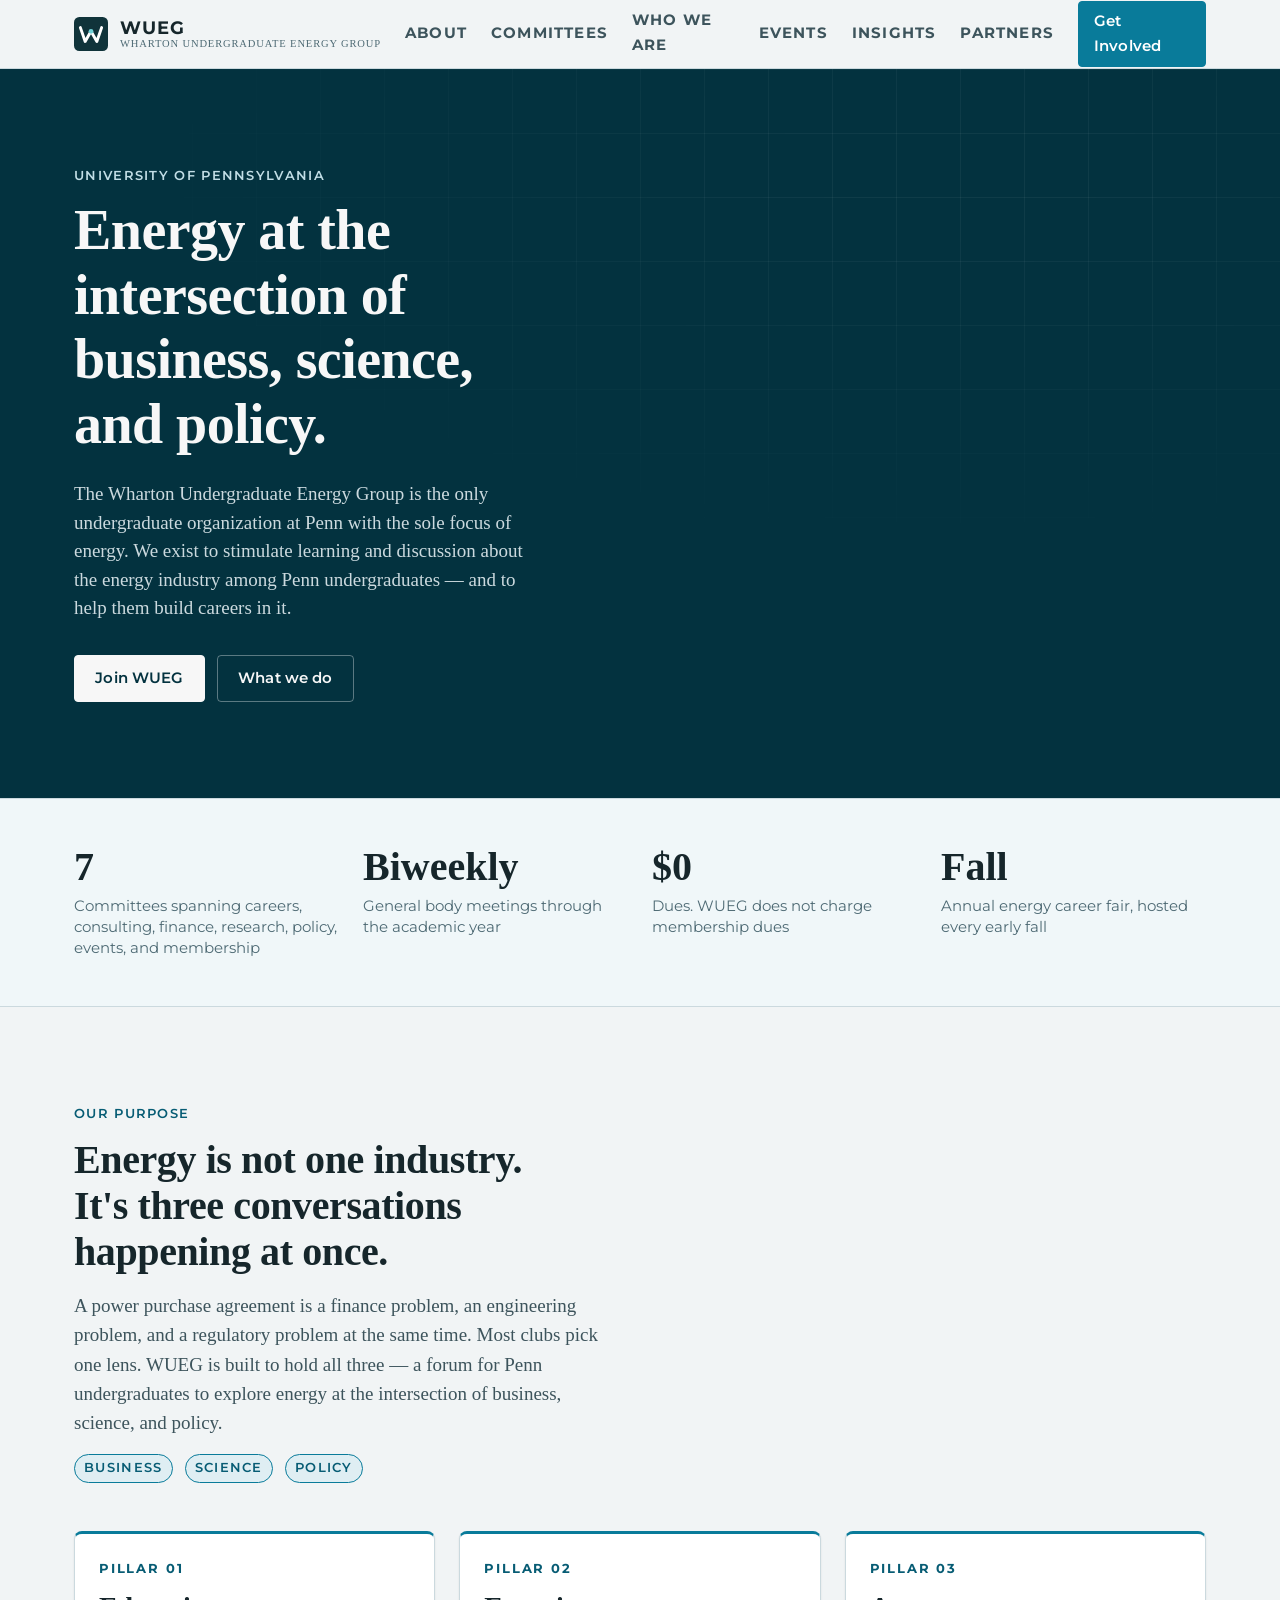
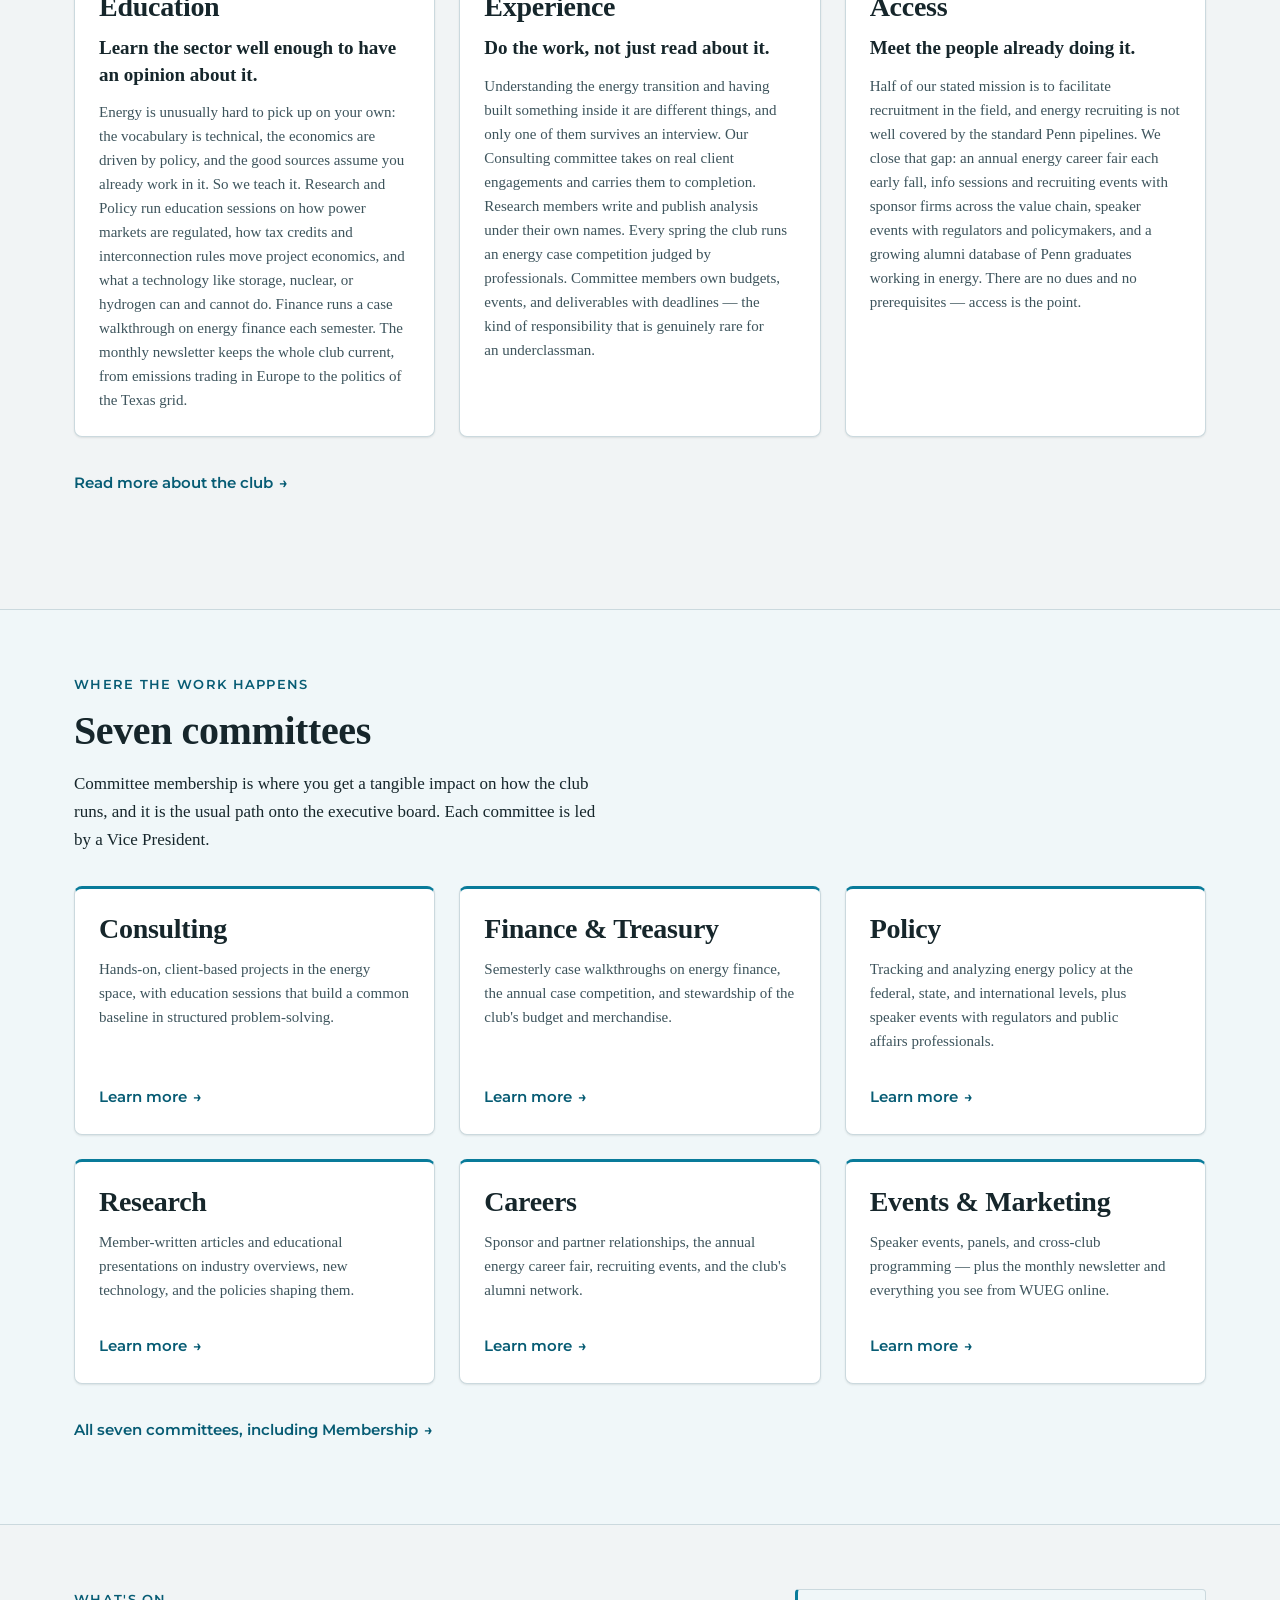
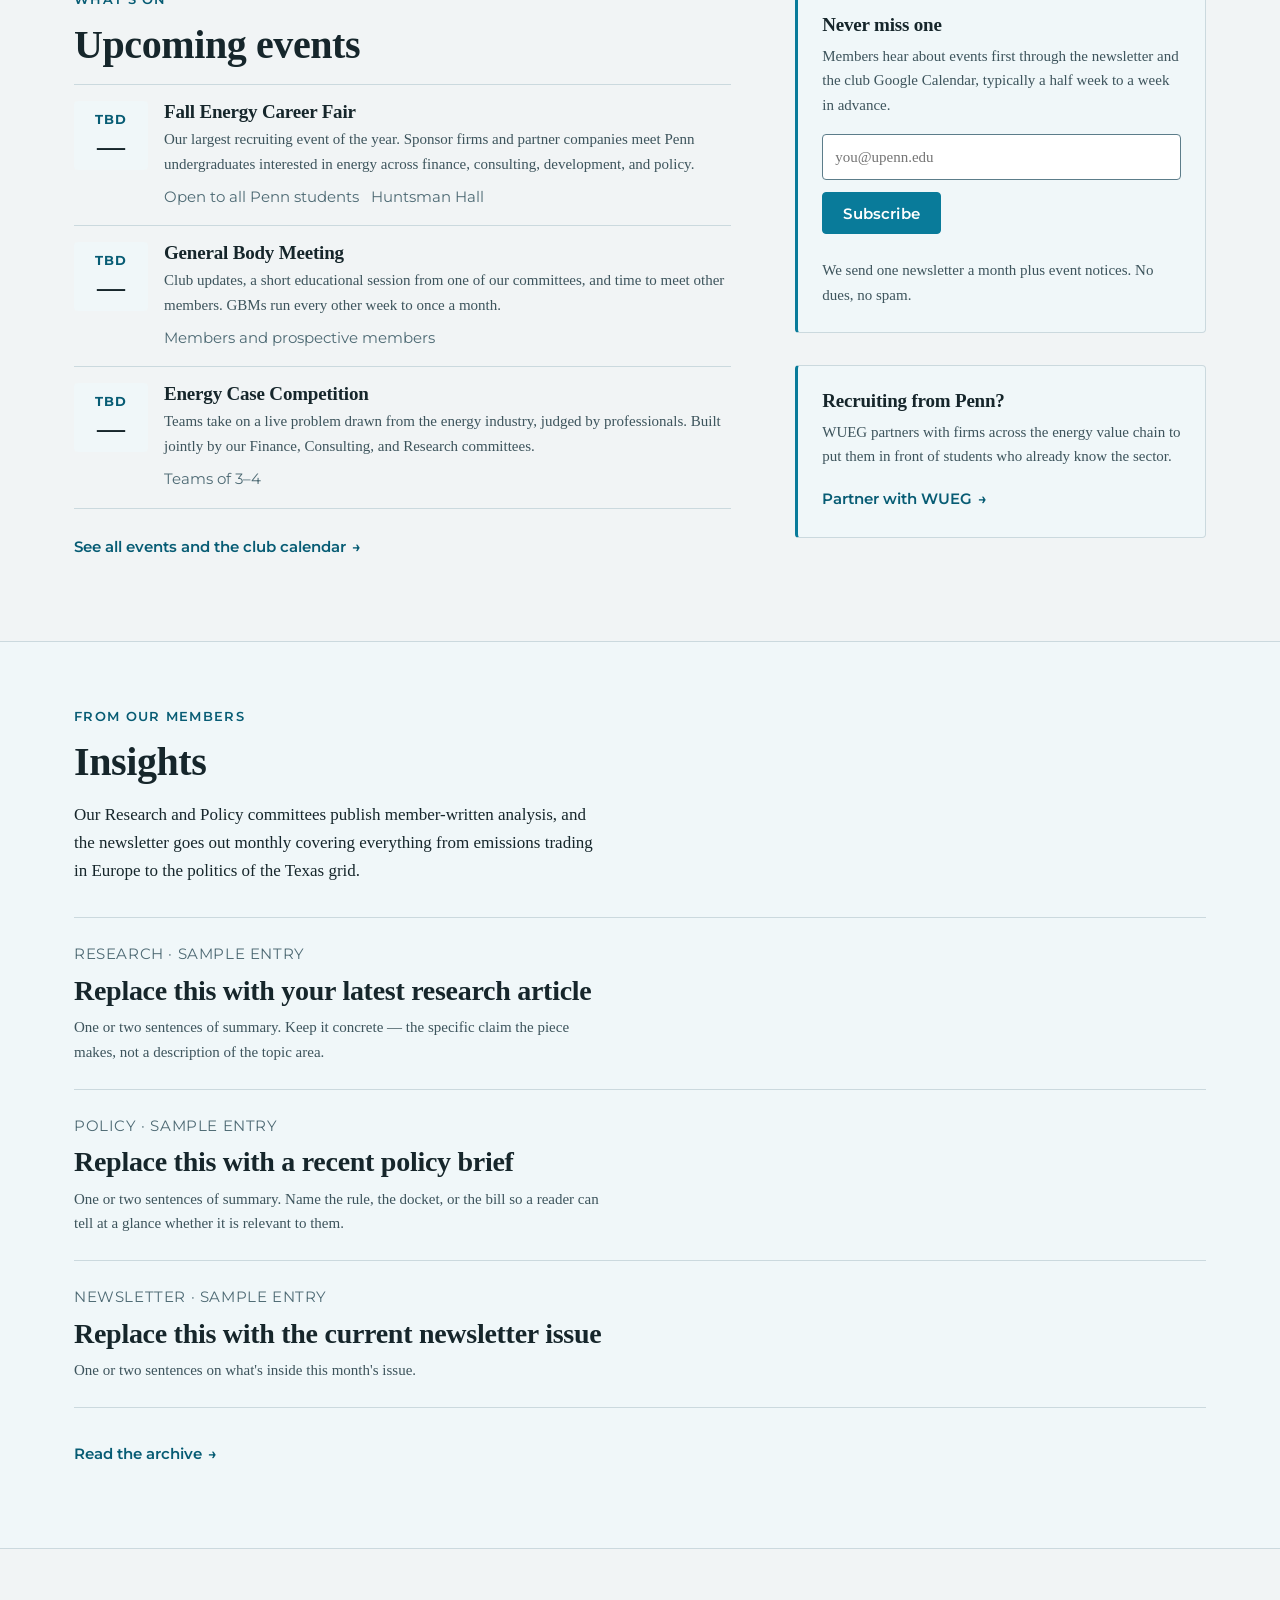
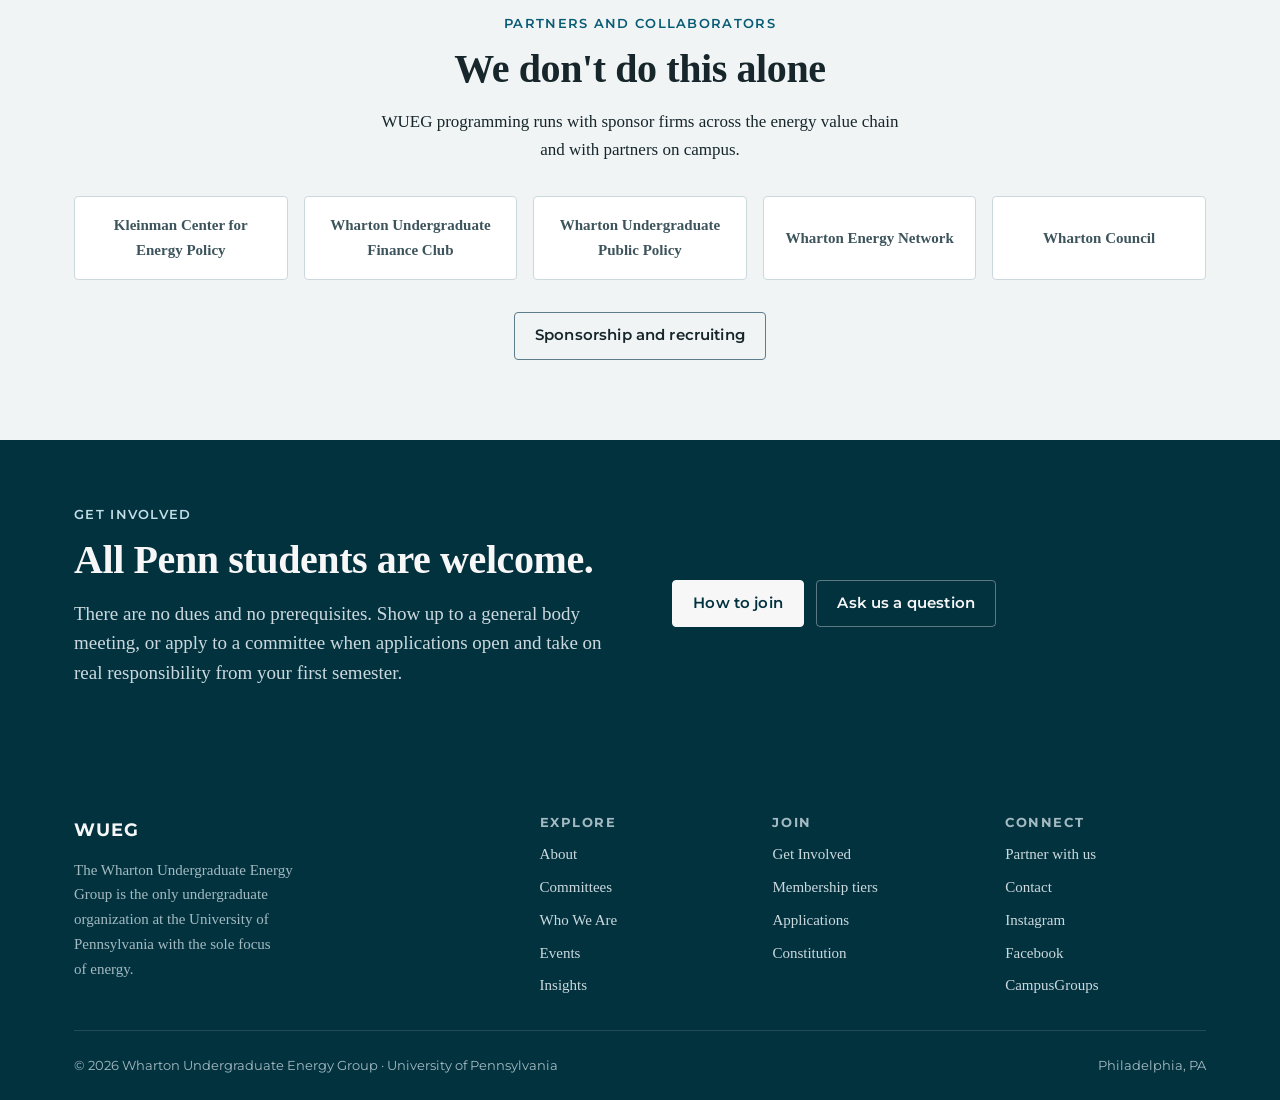
<file: index.html>
<!DOCTYPE html>
<html lang="en">
<head>
<meta charset="utf-8">
<meta name="viewport" content="width=device-width, initial-scale=1">
<title>Wharton Undergraduate Energy Group | Penn's undergraduate energy club</title>
<meta name="description" content="WUEG is the only undergraduate organization at the University of Pennsylvania focused solely on energy. We stimulate learning and discussion about the energy industry and help Penn undergraduates build careers in the field.">
<link rel="icon" href="assets/img/favicon.svg" type="image/svg+xml">
<link rel="preconnect" href="https://fonts.googleapis.com">
<link rel="preconnect" href="https://fonts.gstatic.com" crossorigin>
<link href="https://fonts.googleapis.com/css2?family=Montserrat:wght@500;600;700&display=swap" rel="stylesheet">
<link rel="stylesheet" href="assets/css/styles.css">
<meta property="og:type" content="website">
<meta property="og:title" content="Wharton Undergraduate Energy Group">
<meta property="og:description" content="Penn's only undergraduate organization focused solely on energy — at the intersection of business, science, and policy.">
<meta property="og:url" content="https://whartonenergygroup.com/">
<script type="application/ld+json">
{
  "@context": "https://schema.org",
  "@type": "Organization",
  "name": "Wharton Undergraduate Energy Group",
  "alternateName": "WUEG",
  "url": "https://whartonenergygroup.com/",
  "description": "The only undergraduate organization at the University of Pennsylvania with the sole focus of energy.",
  "parentOrganization": {
    "@type": "CollegeOrUniversity",
    "name": "The Wharton School, University of Pennsylvania"
  },
  "address": {
    "@type": "PostalAddress",
    "addressLocality": "Philadelphia",
    "addressRegion": "PA",
    "addressCountry": "US"
  }
}
</script>
</head>
<body>
<a class="skip-link" href="#main">Skip to content</a>

<!-- ============ HEADER (identical on every page) ============ -->
<header class="site-header">
  <div class="container site-header__inner">
    <a class="brand" href="index.html">
      <img class="brand__mark" src="assets/img/logo.svg" alt="" width="34" height="34">
      <span class="brand__text">
        <span class="brand__abbr">WUEG</span>
        <span class="brand__full">Wharton Undergraduate Energy Group</span>
      </span>
    </a>
    <button class="nav-toggle" type="button" aria-expanded="false" aria-controls="primary-nav">
      <span class="nav-toggle__bars" aria-hidden="true"></span>
      Menu
    </button>
    <nav class="nav" id="primary-nav" aria-label="Primary">
      <ul class="nav__list">
        <li><a class="nav__link" href="about.html">About</a></li>
        <li><a class="nav__link" href="committees.html">Committees</a></li>
        <li><a class="nav__link" href="team.html">Who We Are</a></li>
        <li><a class="nav__link" href="events.html">Events</a></li>
        <li><a class="nav__link" href="insights.html">Insights</a></li>
        <li><a class="nav__link" href="partners.html">Partners</a></li>
      </ul>
      <a class="btn btn--primary btn--sm" href="involvement.html">Get Involved</a>
    </nav>
  </div>
</header>

<main id="main">

  <!-- ============ HERO ============ -->
  <section class="hero">
    <div class="container">
      <div class="hero__inner">
        <span class="eyebrow hero__eyebrow">University of Pennsylvania</span>
        <h1>Energy at the intersection of business, science, and policy.</h1>
        <p class="hero__lede">
          The Wharton Undergraduate Energy Group is the only undergraduate organization at Penn
          with the sole focus of energy. We exist to stimulate learning and discussion about the
          energy industry among Penn undergraduates — and to help them build careers in it.
        </p>
        <div class="hero__actions">
          <a class="btn btn--light" href="involvement.html">Join WUEG</a>
          <a class="btn btn--ghost" href="about.html">What we do</a>
        </div>
      </div>
    </div>
  </section>

  <!-- ============ STATS ============ -->
  <section class="section section--tight section--alt">
    <div class="container">
      <div class="stats">
        <div class="stat">
          <span class="stat__value">7</span>
          <span class="stat__label">Committees spanning careers, consulting, finance, research, policy, events, and membership</span>
        </div>
        <div class="stat">
          <span class="stat__value">Biweekly</span>
          <span class="stat__label">General body meetings through the academic year</span>
        </div>
        <div class="stat">
          <span class="stat__value">$0</span>
          <span class="stat__label">Dues. WUEG does not charge membership dues</span>
        </div>
        <div class="stat">
          <span class="stat__value">Fall</span>
          <span class="stat__label">Annual energy career fair, hosted every early fall</span>
        </div>
      </div>
    </div>
  </section>

  <!-- ============ PURPOSE & THREE PILLARS ============ -->
  <section class="section section--lg">
    <div class="container">
      <div class="section-head">
        <span class="eyebrow">Our purpose</span>
        <h2>Energy is not one industry. It's three conversations happening at once.</h2>
        <p class="lede">
          A power purchase agreement is a finance problem, an engineering problem, and a
          regulatory problem at the same time. Most clubs pick one lens. WUEG is built to hold all
          three — a forum for Penn undergraduates to explore energy at the intersection of
          business, science, and policy.
        </p>
        <p class="cluster" aria-hidden="true">
          <span class="tag tag--accent">Business</span>
          <span class="tag tag--accent">Science</span>
          <span class="tag tag--accent">Policy</span>
        </p>
      </div>

      <div class="grid grid--3 mt-7">
        <article class="card card--accent">
          <span class="card__num">Pillar 01</span>
          <h3>Education</h3>
          <p class="card__def">Learn the sector well enough to have an opinion about it.</p>
          <p>
            Energy is unusually hard to pick up on your own: the vocabulary is technical, the
            economics are driven by policy, and the good sources assume you already work in it.
            So we teach it. Research and Policy run education sessions on how power markets are
            regulated, how tax credits and interconnection rules move project economics, and what
            a technology like storage, nuclear, or hydrogen can and cannot do. Finance runs a
            case walkthrough on energy finance each semester. The monthly newsletter keeps the
            whole club current, from emissions trading in Europe to the politics of the Texas
            grid.
          </p>
        </article>

        <article class="card card--accent">
          <span class="card__num">Pillar 02</span>
          <h3>Experience</h3>
          <p class="card__def">Do the work, not just read about it.</p>
          <p>
            Understanding the energy transition and having built something inside it are different
            things, and only one of them survives an interview. Our Consulting committee takes on
            real client engagements and carries them to completion. Research members write and
            publish analysis under their own names. Every spring the club runs an energy case
            competition judged by professionals. Committee members own budgets, events, and
            deliverables with deadlines — the kind of responsibility that is genuinely rare for an
            underclassman.
          </p>
        </article>

        <article class="card card--accent">
          <span class="card__num">Pillar 03</span>
          <h3>Access</h3>
          <p class="card__def">Meet the people already doing it.</p>
          <p>
            Half of our stated mission is to facilitate recruitment in the field, and energy
            recruiting is not well covered by the standard Penn pipelines. We close that gap: an
            annual energy career fair each early fall, info sessions and recruiting events with
            sponsor firms across the value chain, speaker events with regulators and policymakers,
            and a growing alumni database of Penn graduates working in energy. There are no dues
            and no prerequisites — access is the point.
          </p>
        </article>
      </div>

      <p class="mt-6">
        <a class="arrow-link" href="about.html">Read more about the club</a>
      </p>
    </div>
  </section>

  <!-- ============ COMMITTEES ============ -->
  <section class="section section--alt">
    <div class="container">
      <div class="section-head">
        <span class="eyebrow">Where the work happens</span>
        <h2>Seven committees</h2>
        <p>
          Committee membership is where you get a tangible impact on how the club runs, and it is
          the usual path onto the executive board. Each committee is led by a Vice President.
        </p>
      </div>
      <div class="grid grid--3">
        <a class="card card--link card--accent" href="committees.html#consulting">
          <h3>Consulting</h3>
          <p>
            Hands-on, client-based projects in the energy space, with education sessions that
            build a common baseline in structured problem-solving.
          </p>
          <span class="card__footer arrow-link">Learn more</span>
        </a>
        <a class="card card--link card--accent" href="committees.html#finance">
          <h3>Finance &amp; Treasury</h3>
          <p>
            Semesterly case walkthroughs on energy finance, the annual case competition, and
            stewardship of the club's budget and merchandise.
          </p>
          <span class="card__footer arrow-link">Learn more</span>
        </a>
        <a class="card card--link card--accent" href="committees.html#policy">
          <h3>Policy</h3>
          <p>
            Tracking and analyzing energy policy at the federal, state, and international levels,
            plus speaker events with regulators and public affairs professionals.
          </p>
          <span class="card__footer arrow-link">Learn more</span>
        </a>
        <a class="card card--link card--accent" href="committees.html#research">
          <h3>Research</h3>
          <p>
            Member-written articles and educational presentations on industry overviews, new
            technology, and the policies shaping them.
          </p>
          <span class="card__footer arrow-link">Learn more</span>
        </a>
        <a class="card card--link card--accent" href="committees.html#careers">
          <h3>Careers</h3>
          <p>
            Sponsor and partner relationships, the annual energy career fair, recruiting events,
            and the club's alumni network.
          </p>
          <span class="card__footer arrow-link">Learn more</span>
        </a>
        <a class="card card--link card--accent" href="committees.html#events">
          <h3>Events &amp; Marketing</h3>
          <p>
            Speaker events, panels, and cross-club programming — plus the monthly newsletter and
            everything you see from WUEG online.
          </p>
          <span class="card__footer arrow-link">Learn more</span>
        </a>
      </div>
      <p class="mt-6">
        <a class="arrow-link" href="committees.html">All seven committees, including Membership</a>
      </p>
    </div>
  </section>

  <!-- ============ EVENTS PREVIEW ============ -->
  <section class="section">
    <div class="container">
      <div class="split split--sidebar">
        <div>
          <span class="eyebrow">What's on</span>
          <h2>Upcoming events</h2>
          <!--
            EDIT ME: replace the three events below each semester.
            Keep the same markup. Delete extras or copy one to add more.
            The full list lives in events.html — update both.
          -->
          <div class="events">
            <article class="event">
              <div class="event__date">
                <span class="event__month">TBD</span>
                <span class="event__day">—</span>
              </div>
              <div class="event__body">
                <h3>Fall Energy Career Fair</h3>
                <p>
                  Our largest recruiting event of the year. Sponsor firms and partner companies
                  meet Penn undergraduates interested in energy across finance, consulting,
                  development, and policy.
                </p>
                <div class="event__meta">
                  <span>Open to all Penn students</span>
                  <span>Huntsman Hall</span>
                </div>
              </div>
            </article>
            <article class="event">
              <div class="event__date">
                <span class="event__month">TBD</span>
                <span class="event__day">—</span>
              </div>
              <div class="event__body">
                <h3>General Body Meeting</h3>
                <p>
                  Club updates, a short educational session from one of our committees, and time
                  to meet other members. GBMs run every other week to once a month.
                </p>
                <div class="event__meta">
                  <span>Members and prospective members</span>
                </div>
              </div>
            </article>
            <article class="event">
              <div class="event__date">
                <span class="event__month">TBD</span>
                <span class="event__day">—</span>
              </div>
              <div class="event__body">
                <h3>Energy Case Competition</h3>
                <p>
                  Teams take on a live problem drawn from the energy industry, judged by
                  professionals. Built jointly by our Finance, Consulting, and Research
                  committees.
                </p>
                <div class="event__meta">
                  <span>Teams of 3–4</span>
                </div>
              </div>
            </article>
          </div>
          <p class="mt-5">
            <a class="arrow-link" href="events.html">See all events and the club calendar</a>
          </p>
        </div>
        <aside class="stack-lg">
          <div class="callout">
            <h3>Never miss one</h3>
            <p>
              Members hear about events first through the newsletter and the club Google Calendar,
              typically a half week to a week in advance.
            </p>
            <form class="subscribe" action="#" method="post" data-newsletter>
              <!-- EDIT ME: point action= at your Mailchimp or Google Form endpoint. -->
              <label class="visually-hidden" for="home-email">Email address</label>
              <input id="home-email" type="email" name="EMAIL" placeholder="you@upenn.edu" required>
              <button class="btn btn--primary" type="submit">Subscribe</button>
            </form>
            <p class="small mt-5 mb-0">
              We send one newsletter a month plus event notices. No dues, no spam.
            </p>
          </div>
          <div class="callout">
            <h3>Recruiting from Penn?</h3>
            <p>
              WUEG partners with firms across the energy value chain to put them in front of
              students who already know the sector.
            </p>
            <a class="arrow-link" href="partners.html">Partner with WUEG</a>
          </div>
        </aside>
      </div>
    </div>
  </section>

  <!-- ============ INSIGHTS PREVIEW ============ -->
  <section class="section section--alt">
    <div class="container">
      <div class="section-head">
        <span class="eyebrow">From our members</span>
        <h2>Insights</h2>
        <p>
          Our Research and Policy committees publish member-written analysis, and the newsletter
          goes out monthly covering everything from emissions trading in Europe to the politics of
          the Texas grid.
        </p>
      </div>
      <!-- EDIT ME: swap in your three most recent pieces. Full archive in insights.html. -->
      <div class="posts">
        <article class="post">
          <span class="post__meta">Research · Sample entry</span>
          <h3><a href="insights.html">Replace this with your latest research article</a></h3>
          <p>
            One or two sentences of summary. Keep it concrete — the specific claim the piece
            makes, not a description of the topic area.
          </p>
        </article>
        <article class="post">
          <span class="post__meta">Policy · Sample entry</span>
          <h3><a href="insights.html">Replace this with a recent policy brief</a></h3>
          <p>
            One or two sentences of summary. Name the rule, the docket, or the bill so a reader
            can tell at a glance whether it is relevant to them.
          </p>
        </article>
        <article class="post">
          <span class="post__meta">Newsletter · Sample entry</span>
          <h3><a href="insights.html">Replace this with the current newsletter issue</a></h3>
          <p>
            One or two sentences on what's inside this month's issue.
          </p>
        </article>
      </div>
      <p class="mt-6">
        <a class="arrow-link" href="insights.html">Read the archive</a>
      </p>
    </div>
  </section>

  <!-- ============ PARTNERS ============ -->
  <section class="section">
    <div class="container">
      <div class="section-head section-head--center">
        <span class="eyebrow">Partners and collaborators</span>
        <h2>We don't do this alone</h2>
        <p>
          WUEG programming runs with sponsor firms across the energy value chain and with partners
          on campus.
        </p>
      </div>
      <!--
        EDIT ME: replace each item with <img src="assets/img/partners/name.svg" alt="Name">
        once you have logo files and written permission to display them.
      -->
      <div class="logo-strip">
        <div class="logo-strip__item">Kleinman Center for Energy Policy</div>
        <div class="logo-strip__item">Wharton Undergraduate Finance Club</div>
        <div class="logo-strip__item">Wharton Undergraduate Public Policy</div>
        <div class="logo-strip__item">Wharton Energy Network</div>
        <div class="logo-strip__item">Wharton Council</div>
      </div>
      <p class="text-center mt-6">
        <a class="btn btn--secondary" href="partners.html">Sponsorship and recruiting</a>
      </p>
    </div>
  </section>

  <!-- ============ CTA ============ -->
  <section class="section section--ink">
    <div class="container">
      <div class="split">
        <div>
          <span class="eyebrow">Get involved</span>
          <h2>All Penn students are welcome.</h2>
          <p class="lede">
            There are no dues and no prerequisites. Show up to a general body meeting, or apply to
            a committee when applications open and take on real responsibility from your first
            semester.
          </p>
        </div>
        <div class="stack" style="align-self: center;">
          <div class="cluster">
            <a class="btn btn--light" href="involvement.html">How to join</a>
            <a class="btn btn--ghost" href="contact.html">Ask us a question</a>
          </div>
        </div>
      </div>
    </div>
  </section>

</main>

<!-- ============ FOOTER (identical on every page) ============ -->
<footer class="site-footer">
  <div class="container">
    <div class="site-footer__grid">
      <div class="site-footer__brand">
        <span class="brand__abbr">WUEG</span>
        <p>
          The Wharton Undergraduate Energy Group is the only undergraduate organization at the
          University of Pennsylvania with the sole focus of energy.
        </p>
      </div>
      <div>
        <h2>Explore</h2>
        <ul>
          <li><a href="about.html">About</a></li>
          <li><a href="committees.html">Committees</a></li>
          <li><a href="team.html">Who We Are</a></li>
          <li><a href="events.html">Events</a></li>
          <li><a href="insights.html">Insights</a></li>
        </ul>
      </div>
      <div>
        <h2>Join</h2>
        <ul>
          <li><a href="involvement.html">Get Involved</a></li>
          <li><a href="involvement.html#membership">Membership tiers</a></li>
          <li><a href="involvement.html#applications">Applications</a></li>
          <li><a href="constitution.html">Constitution</a></li>
        </ul>
      </div>
      <div>
        <h2>Connect</h2>
        <ul>
          <li><a href="partners.html">Partner with us</a></li>
          <li><a href="contact.html">Contact</a></li>
          <!-- EDIT ME: confirm these handles before launch. -->
          <li><a href="https://www.instagram.com/whartonenergy/" rel="noopener">Instagram</a></li>
          <li><a href="https://www.facebook.com/WhartonEnergyGroup/" rel="noopener">Facebook</a></li>
          <li><a href="https://groups.wharton.upenn.edu/WUEG/" rel="noopener">CampusGroups</a></li>
        </ul>
      </div>
    </div>
    <div class="site-footer__bottom">
      <span>&copy; <span data-year>2026</span> Wharton Undergraduate Energy Group · University of Pennsylvania</span>
      <span>Philadelphia, PA</span>
    </div>
  </div>
</footer>

<script src="assets/js/main.js" defer></script>
</body>
</html>
</file>
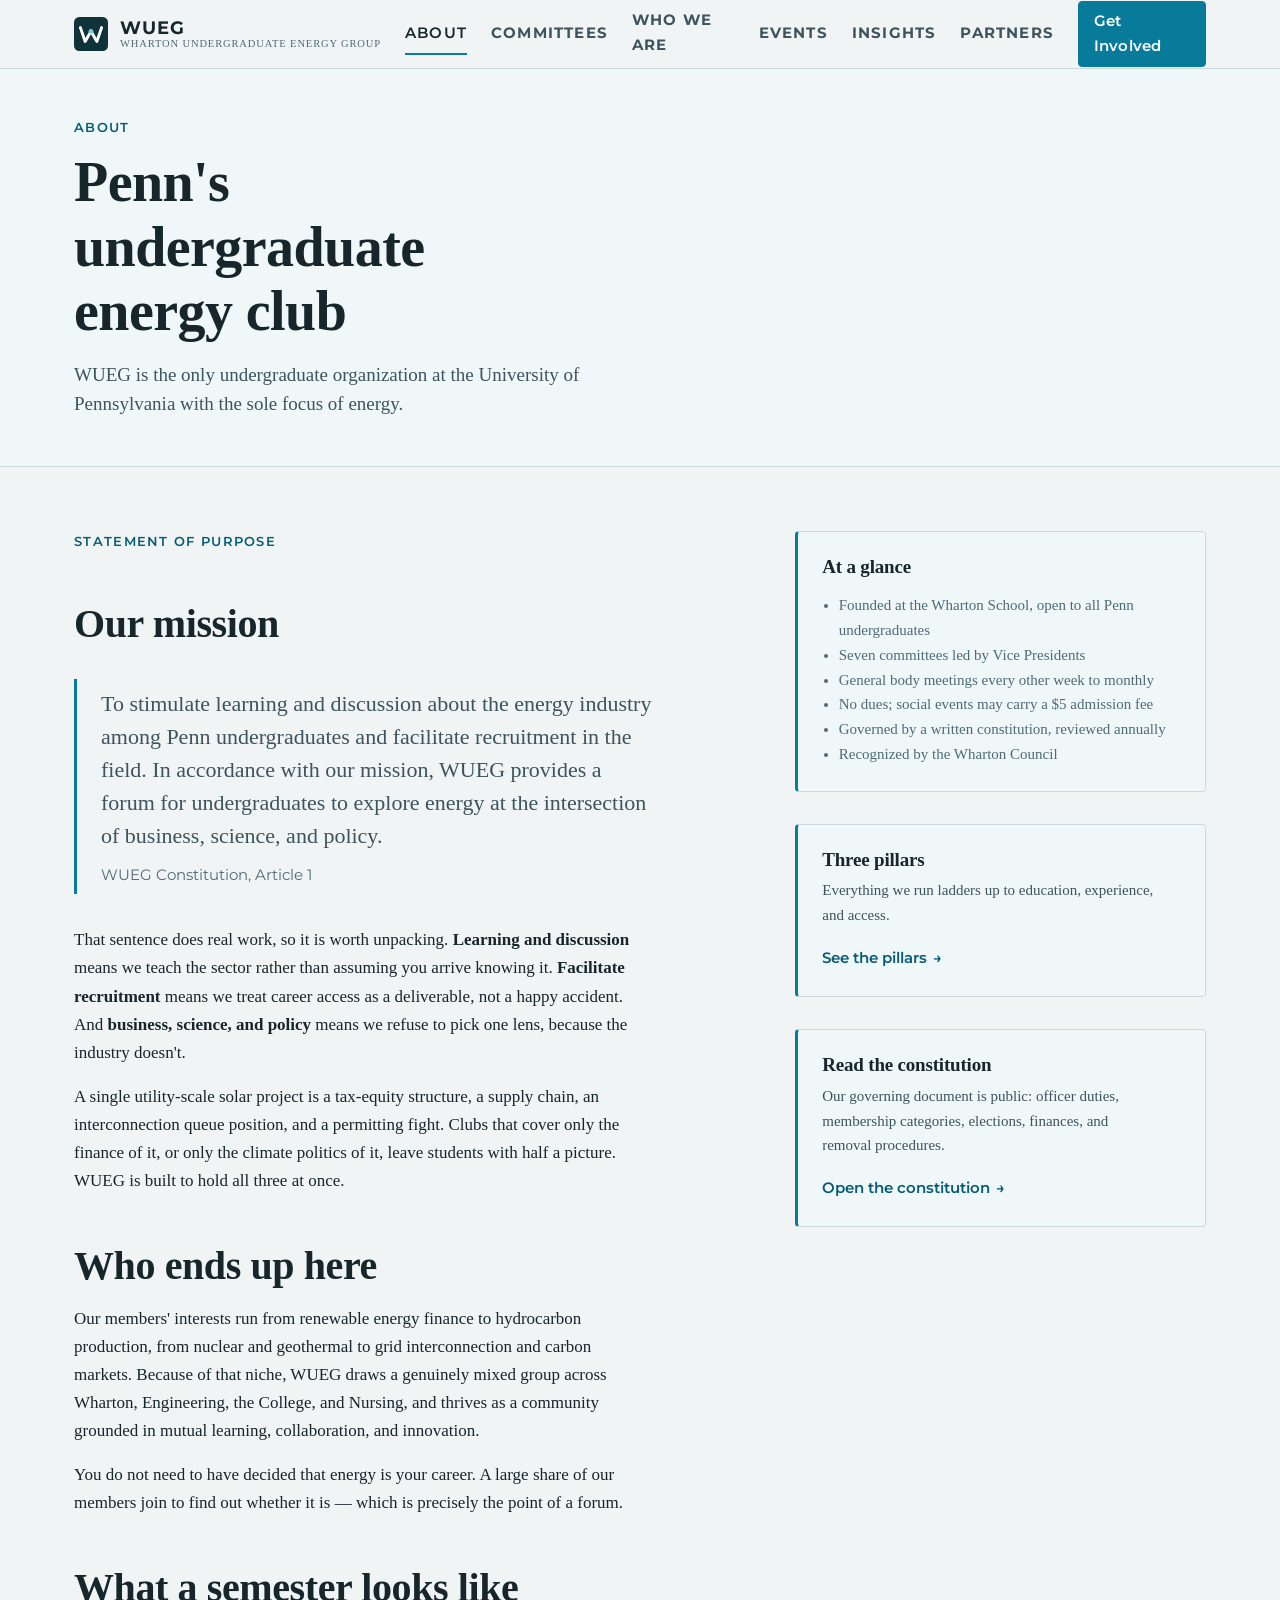
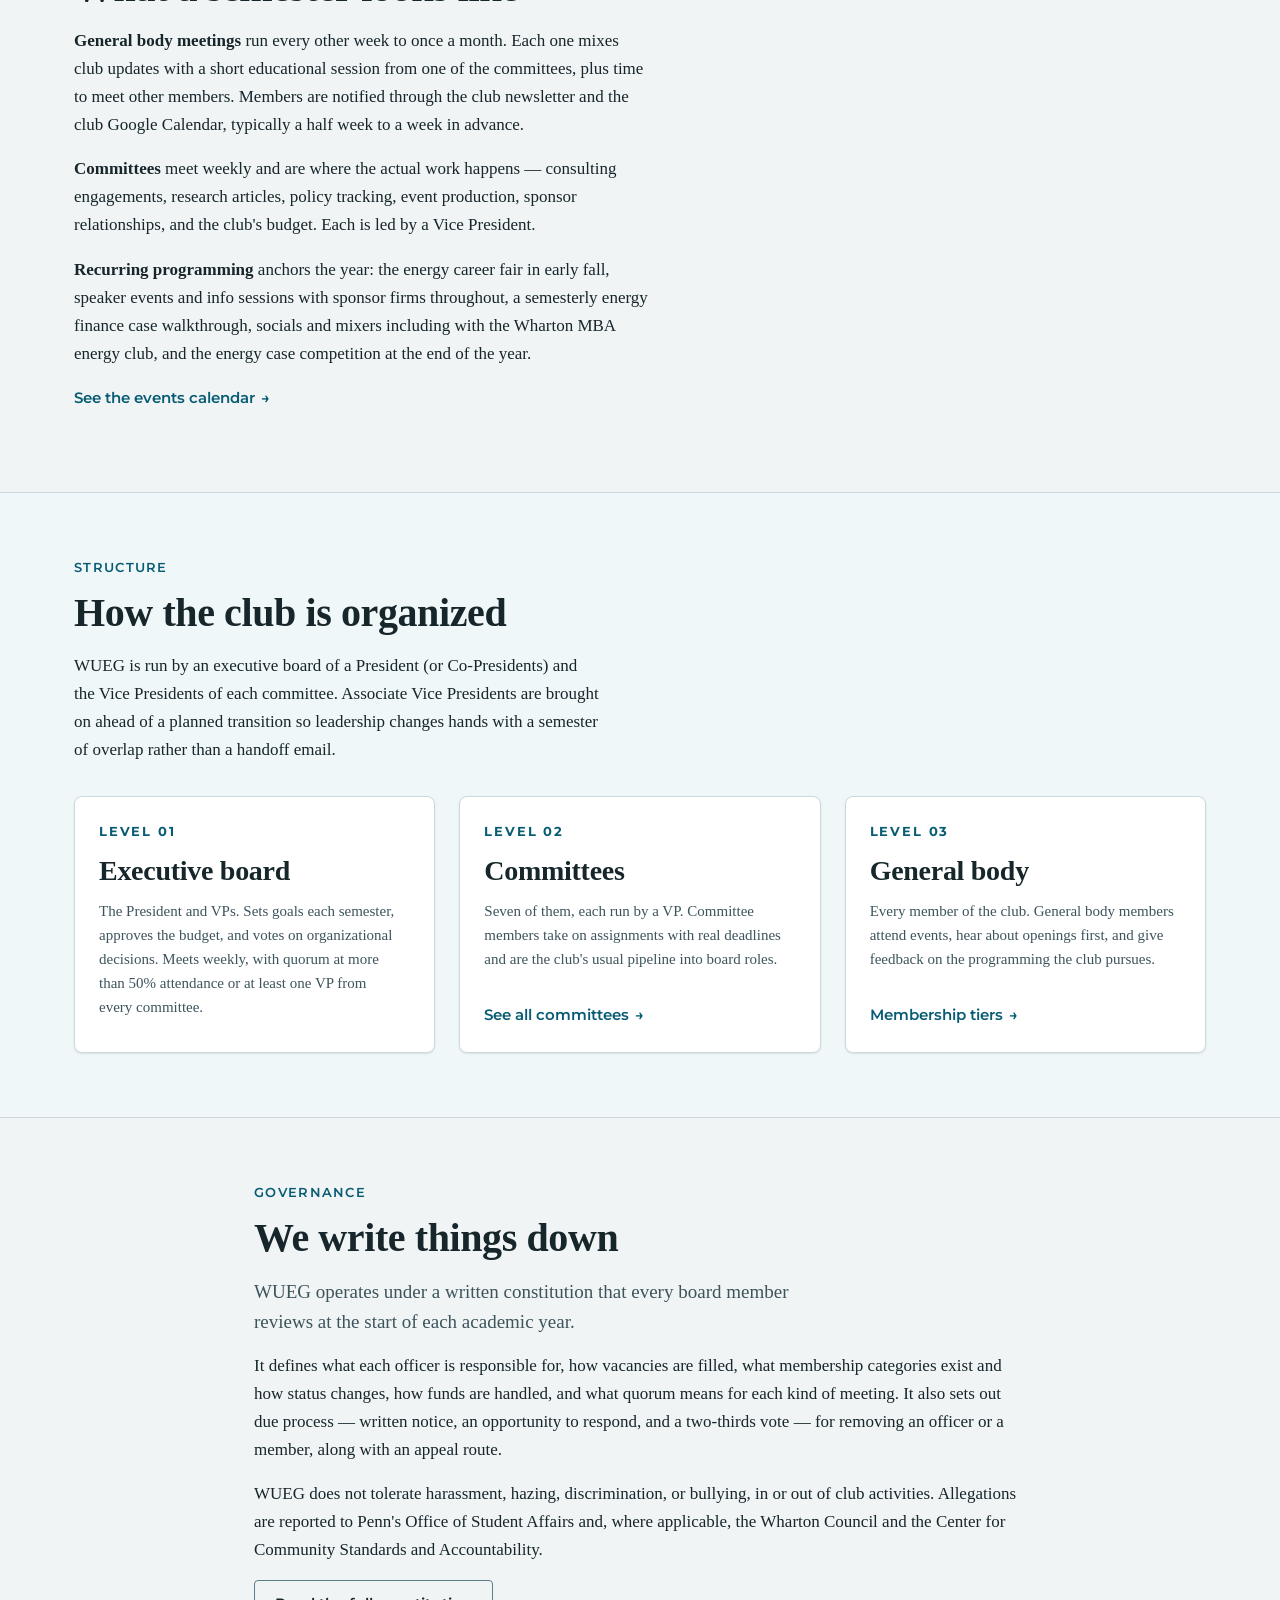
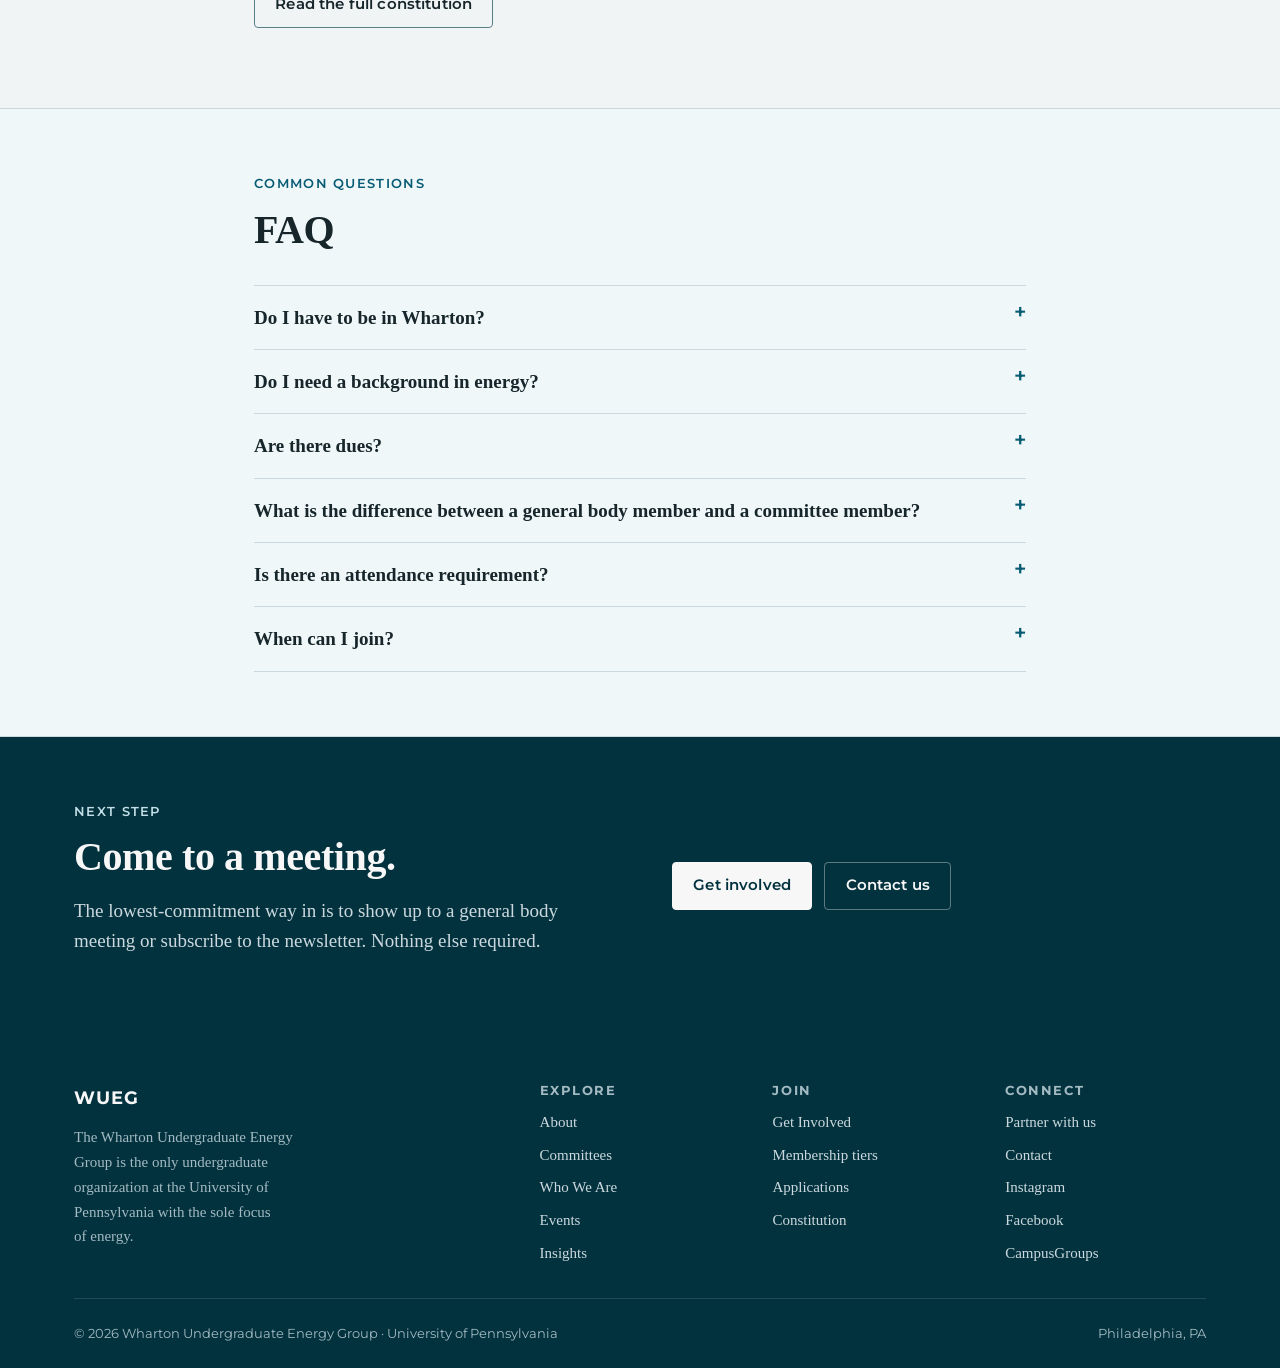
<file: about.html>
<!DOCTYPE html>
<html lang="en">
<head>
<meta charset="utf-8">
<meta name="viewport" content="width=device-width, initial-scale=1">
<title>About | Wharton Undergraduate Energy Group</title>
<meta name="description" content="WUEG's mission, how the club is structured, what general body meetings and committees look like, and how we are governed.">
<link rel="icon" href="assets/img/favicon.svg" type="image/svg+xml">
<link rel="preconnect" href="https://fonts.googleapis.com">
<link rel="preconnect" href="https://fonts.gstatic.com" crossorigin>
<link href="https://fonts.googleapis.com/css2?family=Montserrat:wght@500;600;700&display=swap" rel="stylesheet">
<link rel="stylesheet" href="assets/css/styles.css">
<meta property="og:type" content="website">
<meta property="og:title" content="About | Wharton Undergraduate Energy Group">
<meta property="og:description" content="Penn's only undergraduate organization focused solely on energy.">
</head>
<body>
<a class="skip-link" href="#main">Skip to content</a>

<header class="site-header">
  <div class="container site-header__inner">
    <a class="brand" href="index.html">
      <img class="brand__mark" src="assets/img/logo.svg" alt="" width="34" height="34">
      <span class="brand__text">
        <span class="brand__abbr">WUEG</span>
        <span class="brand__full">Wharton Undergraduate Energy Group</span>
      </span>
    </a>
    <button class="nav-toggle" type="button" aria-expanded="false" aria-controls="primary-nav">
      <span class="nav-toggle__bars" aria-hidden="true"></span>
      Menu
    </button>
    <nav class="nav" id="primary-nav" aria-label="Primary">
      <ul class="nav__list">
        <li><a class="nav__link" href="about.html" aria-current="page">About</a></li>
        <li><a class="nav__link" href="committees.html">Committees</a></li>
        <li><a class="nav__link" href="team.html">Who We Are</a></li>
        <li><a class="nav__link" href="events.html">Events</a></li>
        <li><a class="nav__link" href="insights.html">Insights</a></li>
        <li><a class="nav__link" href="partners.html">Partners</a></li>
      </ul>
      <a class="btn btn--primary btn--sm" href="involvement.html">Get Involved</a>
    </nav>
  </div>
</header>

<main id="main">

  <section class="page-hero">
    <div class="container">
      <div class="page-hero__inner">
        <span class="eyebrow">About</span>
        <h1>Penn's undergraduate energy club</h1>
        <p class="lede">
          WUEG is the only undergraduate organization at the University of Pennsylvania with the
          sole focus of energy.
        </p>
      </div>
    </div>
  </section>

  <!-- ============ MISSION ============ -->
  <section class="section">
    <div class="container">
      <div class="split split--sidebar">
        <div class="prose">
          <span class="eyebrow">Statement of purpose</span>
          <h2>Our mission</h2>
          <blockquote>
            To stimulate learning and discussion about the energy industry among Penn
            undergraduates and facilitate recruitment in the field. In accordance with our
            mission, WUEG provides a forum for undergraduates to explore energy at the
            intersection of business, science, and policy.
            <cite>WUEG Constitution, Article 1</cite>
          </blockquote>
          <p>
            That sentence does real work, so it is worth unpacking. <strong>Learning and
            discussion</strong> means we teach the sector rather than assuming you arrive knowing
            it. <strong>Facilitate recruitment</strong> means we treat career access as a
            deliverable, not a happy accident. And <strong>business, science, and policy</strong>
            means we refuse to pick one lens, because the industry doesn't.
          </p>
          <p>
            A single utility-scale solar project is a tax-equity structure, a supply chain, an
            interconnection queue position, and a permitting fight. Clubs that cover only the
            finance of it, or only the climate politics of it, leave students with half a picture.
            WUEG is built to hold all three at once.
          </p>

          <h2>Who ends up here</h2>
          <p>
            Our members' interests run from renewable energy finance to hydrocarbon production,
            from nuclear and geothermal to grid interconnection and carbon markets. Because of
            that niche, WUEG draws a genuinely mixed group across Wharton, Engineering, the
            College, and Nursing, and thrives as a community grounded in mutual learning,
            collaboration, and innovation.
          </p>
          <p>
            You do not need to have decided that energy is your career. A large share of our
            members join to find out whether it is — which is precisely the point of a forum.
          </p>

          <h2>What a semester looks like</h2>
          <p>
            <strong>General body meetings</strong> run every other week to once a month. Each one
            mixes club updates with a short educational session from one of the committees, plus
            time to meet other members. Members are notified through the club newsletter and the
            club Google Calendar, typically a half week to a week in advance.
          </p>
          <p>
            <strong>Committees</strong> meet weekly and are where the actual work happens —
            consulting engagements, research articles, policy tracking, event production, sponsor
            relationships, and the club's budget. Each is led by a Vice President.
          </p>
          <p>
            <strong>Recurring programming</strong> anchors the year: the energy career fair in
            early fall, speaker events and info sessions with sponsor firms throughout, a
            semesterly energy finance case walkthrough, socials and mixers including with the
            Wharton MBA energy club, and the energy case competition at the end of the year.
          </p>
          <p>
            <a class="arrow-link" href="events.html">See the events calendar</a>
          </p>
        </div>

        <aside class="stack-lg">
          <div class="callout">
            <h3>At a glance</h3>
            <ul class="small" style="padding-left: 1.1em; margin-bottom: 0;">
              <li>Founded at the Wharton School, open to all Penn undergraduates</li>
              <li>Seven committees led by Vice Presidents</li>
              <li>General body meetings every other week to monthly</li>
              <li>No dues; social events may carry a $5 admission fee</li>
              <li>Governed by a written constitution, reviewed annually</li>
              <li>Recognized by the Wharton Council</li>
            </ul>
          </div>
          <div class="callout">
            <h3>Three pillars</h3>
            <p>
              Everything we run ladders up to education, experience, and access.
            </p>
            <a class="arrow-link" href="index.html#main">See the pillars</a>
          </div>
          <div class="callout">
            <h3>Read the constitution</h3>
            <p>
              Our governing document is public: officer duties, membership categories, elections,
              finances, and removal procedures.
            </p>
            <a class="arrow-link" href="constitution.html">Open the constitution</a>
          </div>
        </aside>
      </div>
    </div>
  </section>

  <!-- ============ HOW THE CLUB IS STRUCTURED ============ -->
  <section class="section section--alt">
    <div class="container">
      <div class="section-head">
        <span class="eyebrow">Structure</span>
        <h2>How the club is organized</h2>
        <p>
          WUEG is run by an executive board of a President (or Co-Presidents) and the Vice
          Presidents of each committee. Associate Vice Presidents are brought on ahead of a
          planned transition so leadership changes hands with a semester of overlap rather than a
          handoff email.
        </p>
      </div>
      <div class="grid grid--3">
        <div class="card">
          <span class="card__num">Level 01</span>
          <h3>Executive board</h3>
          <p>
            The President and VPs. Sets goals each semester, approves the budget, and votes on
            organizational decisions. Meets weekly, with quorum at more than 50% attendance or at
            least one VP from every committee.
          </p>
        </div>
        <div class="card">
          <span class="card__num">Level 02</span>
          <h3>Committees</h3>
          <p>
            Seven of them, each run by a VP. Committee members take on assignments with real
            deadlines and are the club's usual pipeline into board roles.
          </p>
          <span class="card__footer arrow-link"><a href="committees.html" style="text-decoration:none">See all committees</a></span>
        </div>
        <div class="card">
          <span class="card__num">Level 03</span>
          <h3>General body</h3>
          <p>
            Every member of the club. General body members attend events, hear about openings
            first, and give feedback on the programming the club pursues.
          </p>
          <span class="card__footer arrow-link"><a href="involvement.html#membership" style="text-decoration:none">Membership tiers</a></span>
        </div>
      </div>
    </div>
  </section>

  <!-- ============ GOVERNANCE ============ -->
  <section class="section">
    <div class="container container--narrow">
      <span class="eyebrow">Governance</span>
      <h2>We write things down</h2>
      <p class="lede">
        WUEG operates under a written constitution that every board member reviews at the start of
        each academic year.
      </p>
      <p>
        It defines what each officer is responsible for, how vacancies are filled, what membership
        categories exist and how status changes, how funds are handled, and what quorum means for
        each kind of meeting. It also sets out due process — written notice, an opportunity to
        respond, and a two-thirds vote — for removing an officer or a member, along with an appeal
        route.
      </p>
      <p>
        WUEG does not tolerate harassment, hazing, discrimination, or bullying, in or out of club
        activities. Allegations are reported to Penn's Office of Student Affairs and, where
        applicable, the Wharton Council and the Center for Community Standards and Accountability.
      </p>
      <p>
        <a class="btn btn--secondary" href="constitution.html">Read the full constitution</a>
      </p>
    </div>
  </section>

  <!-- ============ FAQ ============ -->
  <section class="section section--alt">
    <div class="container container--narrow">
      <span class="eyebrow">Common questions</span>
      <h2>FAQ</h2>
      <div class="faq mt-6">
        <details class="faq__item">
          <summary>Do I have to be in Wharton?</summary>
          <div class="faq__answer">
            <p>
              No. All Penn students are able to join WUEG. Our membership spans Wharton,
              Engineering, the College, and Nursing, and several of our committees benefit
              directly from non-business backgrounds — Research and Policy especially.
            </p>
          </div>
        </details>
        <details class="faq__item">
          <summary>Do I need a background in energy?</summary>
          <div class="faq__answer">
            <p>
              No, and most members don't have one. Our education sessions exist precisely because
              the sector is hard to enter cold. What we ask for is genuine interest and
              follow-through on what you commit to.
            </p>
          </div>
        </details>
        <details class="faq__item">
          <summary>Are there dues?</summary>
          <div class="faq__answer">
            <p>
              WUEG does not collect dues. The one exception in our constitution is that social
              events may carry a $5 admission fee.
            </p>
          </div>
        </details>
        <details class="faq__item">
          <summary>What is the difference between a general body member and a committee member?</summary>
          <div class="faq__answer">
            <p>
              General body members attend WUEG events, social and professional, and are first to
              hear about openings. Committee members do all of that plus attend committee meetings
              and take on club work, which gives them a tangible impact on how the club runs and a
              much easier path into leadership. Committee positions require a short application and
              an interview.
            </p>
            <p>
              <a class="arrow-link" href="involvement.html#membership">Compare the tiers</a>
            </p>
          </div>
        </details>
        <details class="faq__item">
          <summary>Is there an attendance requirement?</summary>
          <div class="faq__answer">
            <p>
              There is, and it is modest. Committee members may not miss more than three general
              body meetings without proper notice; general body members may not miss more than
              two. Notice is the operative word — tell your VP and it is excused.
            </p>
          </div>
        </details>
        <details class="faq__item">
          <summary>When can I join?</summary>
          <div class="faq__answer">
            <p>
              You can become a general body member at any time. Committee applications open during
              recruitment in the early fall, and off-cycle whenever a vacancy occurs — vacancies
              are announced in the newsletter with the application attached, open for a week to a
              week and a half.
            </p>
            <p>
              <a class="arrow-link" href="involvement.html#applications">Application timeline</a>
            </p>
          </div>
        </details>
      </div>
    </div>
  </section>

  <section class="section section--ink">
    <div class="container">
      <div class="split">
        <div>
          <span class="eyebrow">Next step</span>
          <h2>Come to a meeting.</h2>
          <p class="lede">
            The lowest-commitment way in is to show up to a general body meeting or subscribe to
            the newsletter. Nothing else required.
          </p>
        </div>
        <div class="cluster" style="align-self: center;">
          <a class="btn btn--light" href="involvement.html">Get involved</a>
          <a class="btn btn--ghost" href="contact.html">Contact us</a>
        </div>
      </div>
    </div>
  </section>

</main>

<footer class="site-footer">
  <div class="container">
    <div class="site-footer__grid">
      <div class="site-footer__brand">
        <span class="brand__abbr">WUEG</span>
        <p>
          The Wharton Undergraduate Energy Group is the only undergraduate organization at the
          University of Pennsylvania with the sole focus of energy.
        </p>
      </div>
      <div>
        <h2>Explore</h2>
        <ul>
          <li><a href="about.html">About</a></li>
          <li><a href="committees.html">Committees</a></li>
          <li><a href="team.html">Who We Are</a></li>
          <li><a href="events.html">Events</a></li>
          <li><a href="insights.html">Insights</a></li>
        </ul>
      </div>
      <div>
        <h2>Join</h2>
        <ul>
          <li><a href="involvement.html">Get Involved</a></li>
          <li><a href="involvement.html#membership">Membership tiers</a></li>
          <li><a href="involvement.html#applications">Applications</a></li>
          <li><a href="constitution.html">Constitution</a></li>
        </ul>
      </div>
      <div>
        <h2>Connect</h2>
        <ul>
          <li><a href="partners.html">Partner with us</a></li>
          <li><a href="contact.html">Contact</a></li>
          <li><a href="https://www.instagram.com/whartonenergy/" rel="noopener">Instagram</a></li>
          <li><a href="https://www.facebook.com/WhartonEnergyGroup/" rel="noopener">Facebook</a></li>
          <li><a href="https://groups.wharton.upenn.edu/WUEG/" rel="noopener">CampusGroups</a></li>
        </ul>
      </div>
    </div>
    <div class="site-footer__bottom">
      <span>&copy; <span data-year>2026</span> Wharton Undergraduate Energy Group · University of Pennsylvania</span>
      <span>Philadelphia, PA</span>
    </div>
  </div>
</footer>

<script src="assets/js/main.js" defer></script>
</body>
</html>
</file>
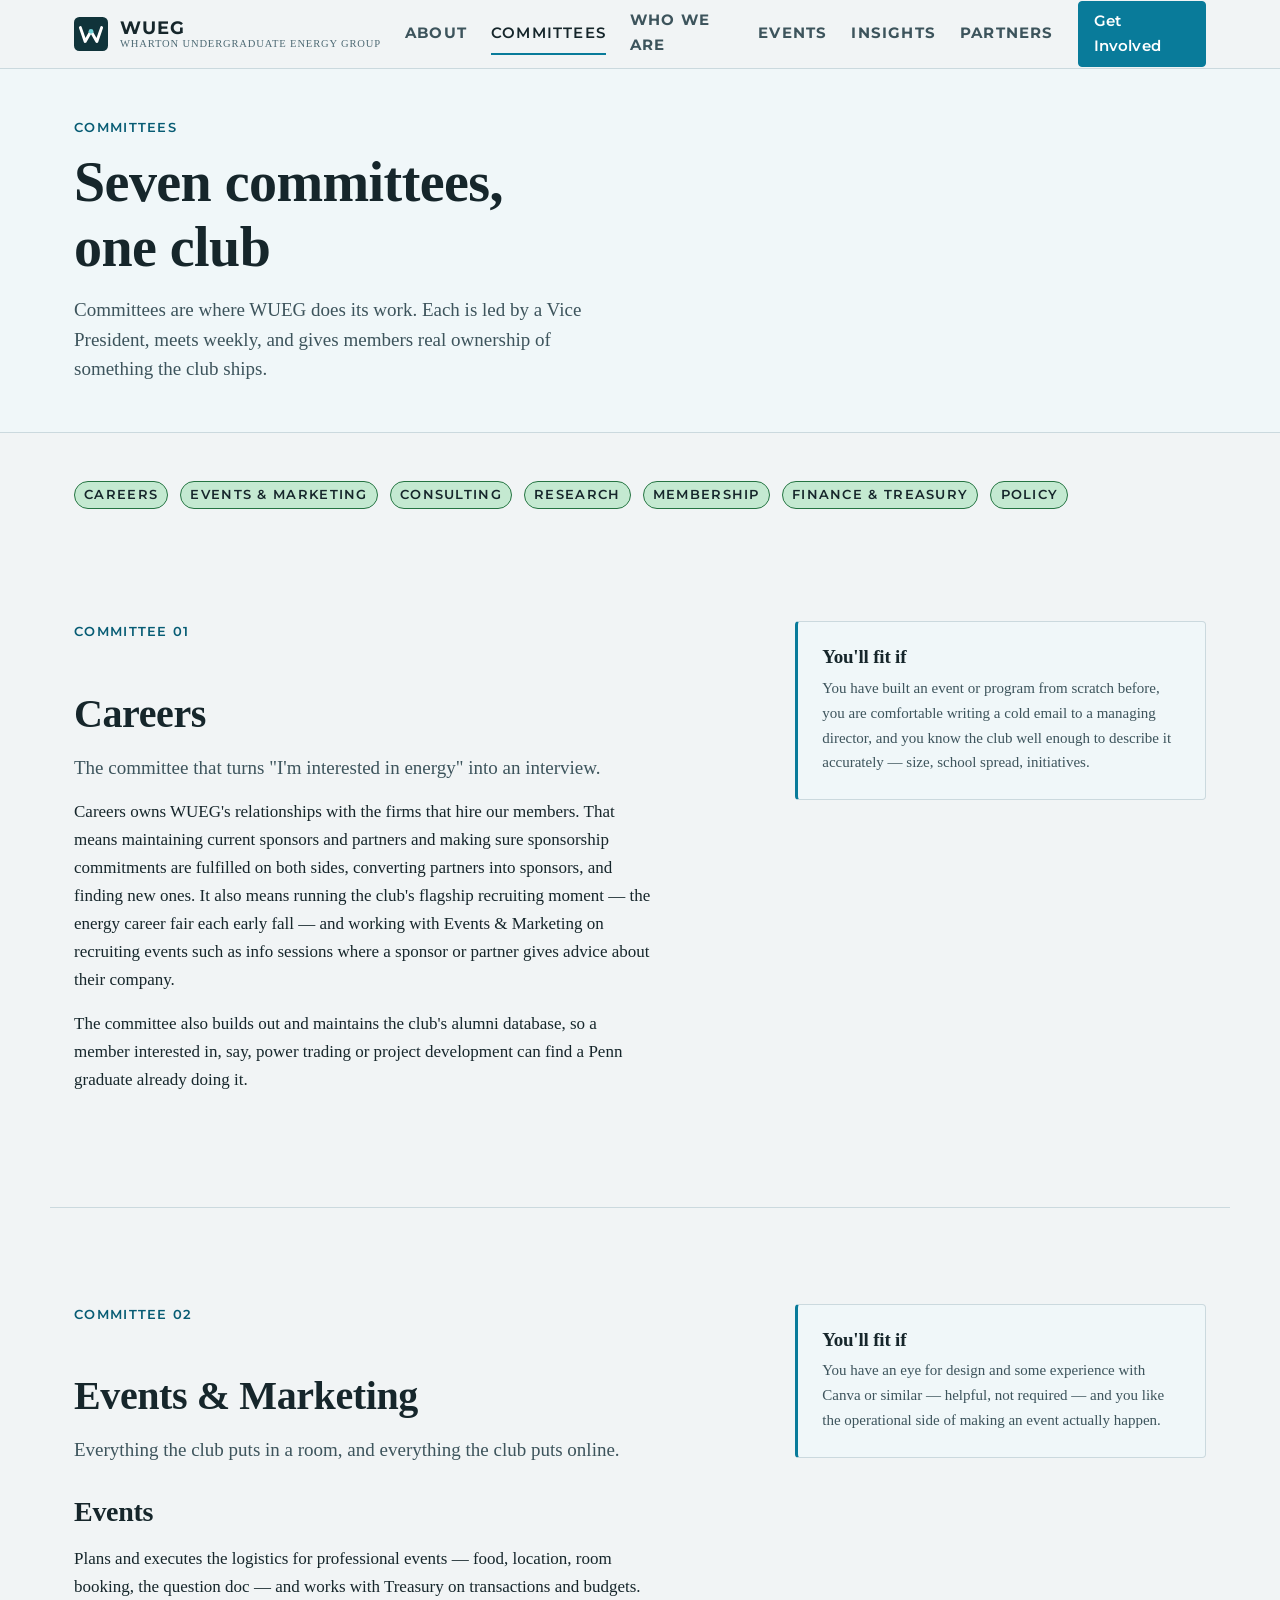
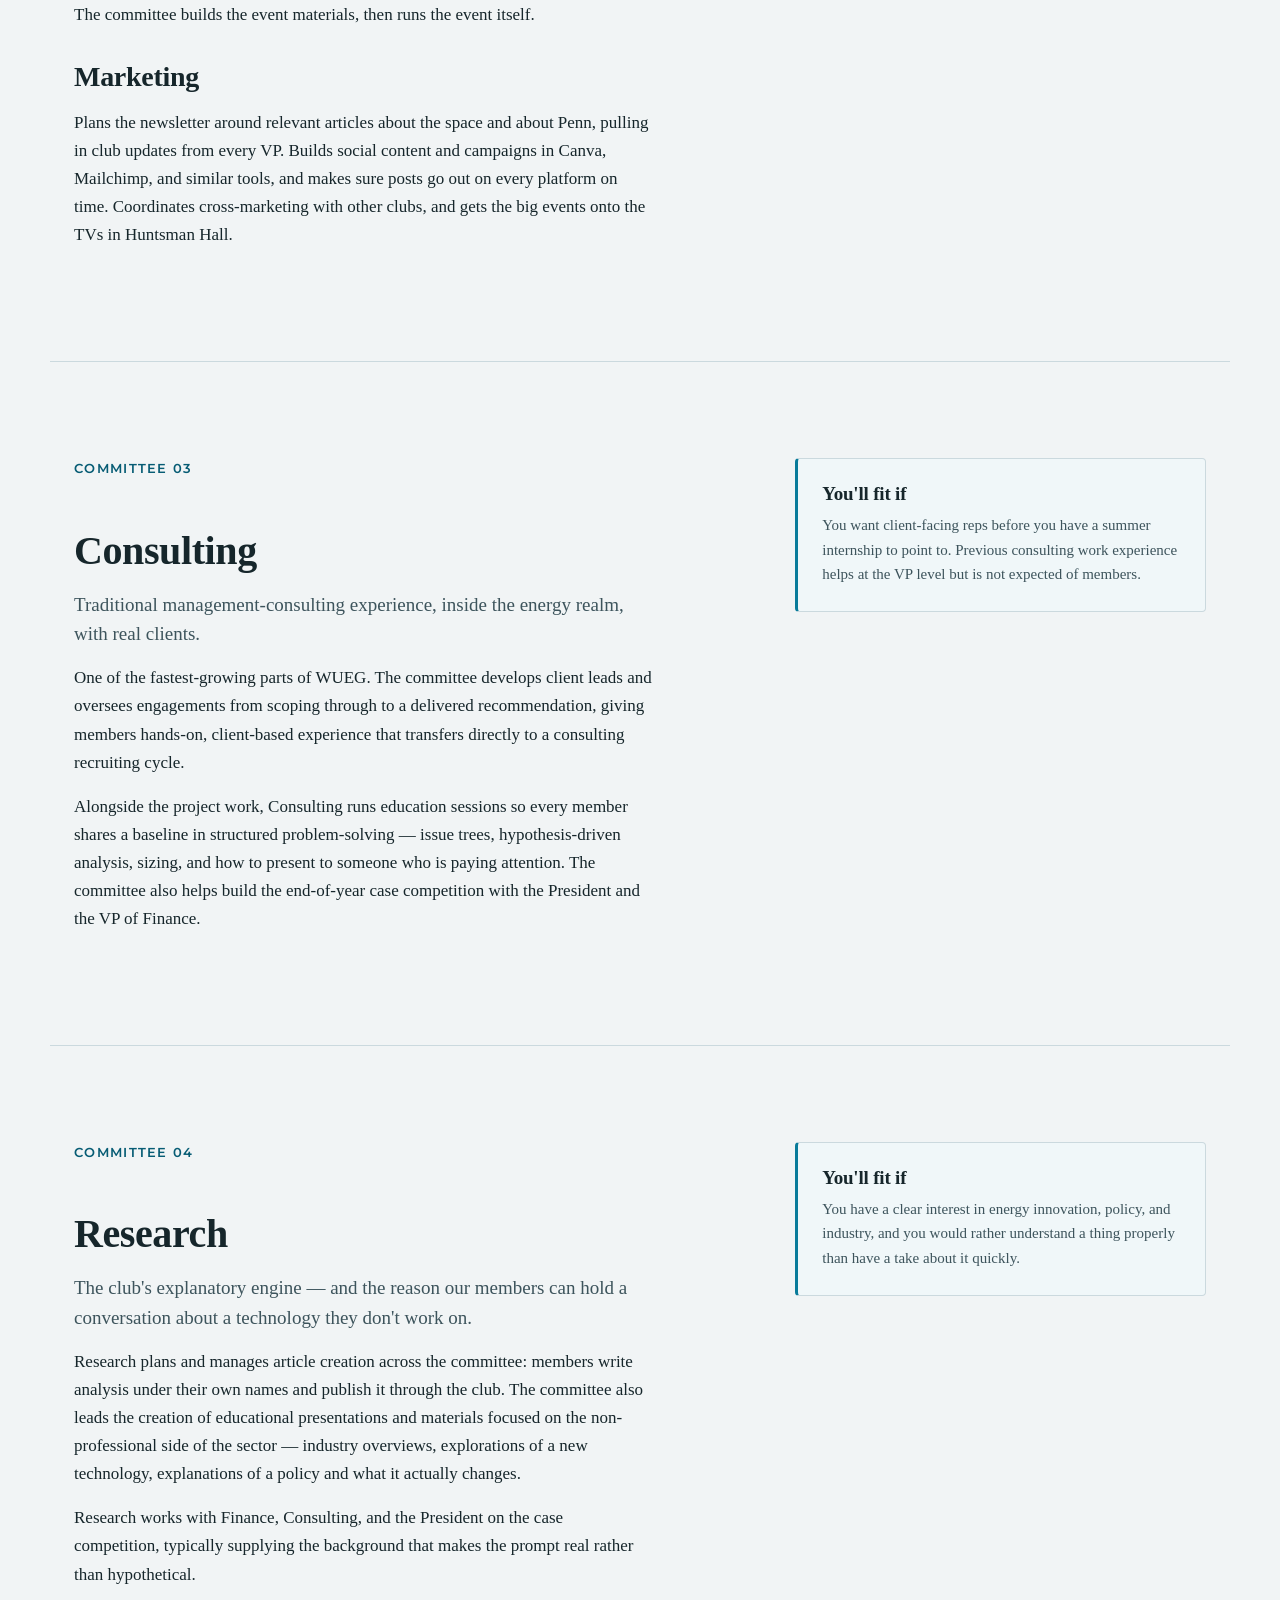
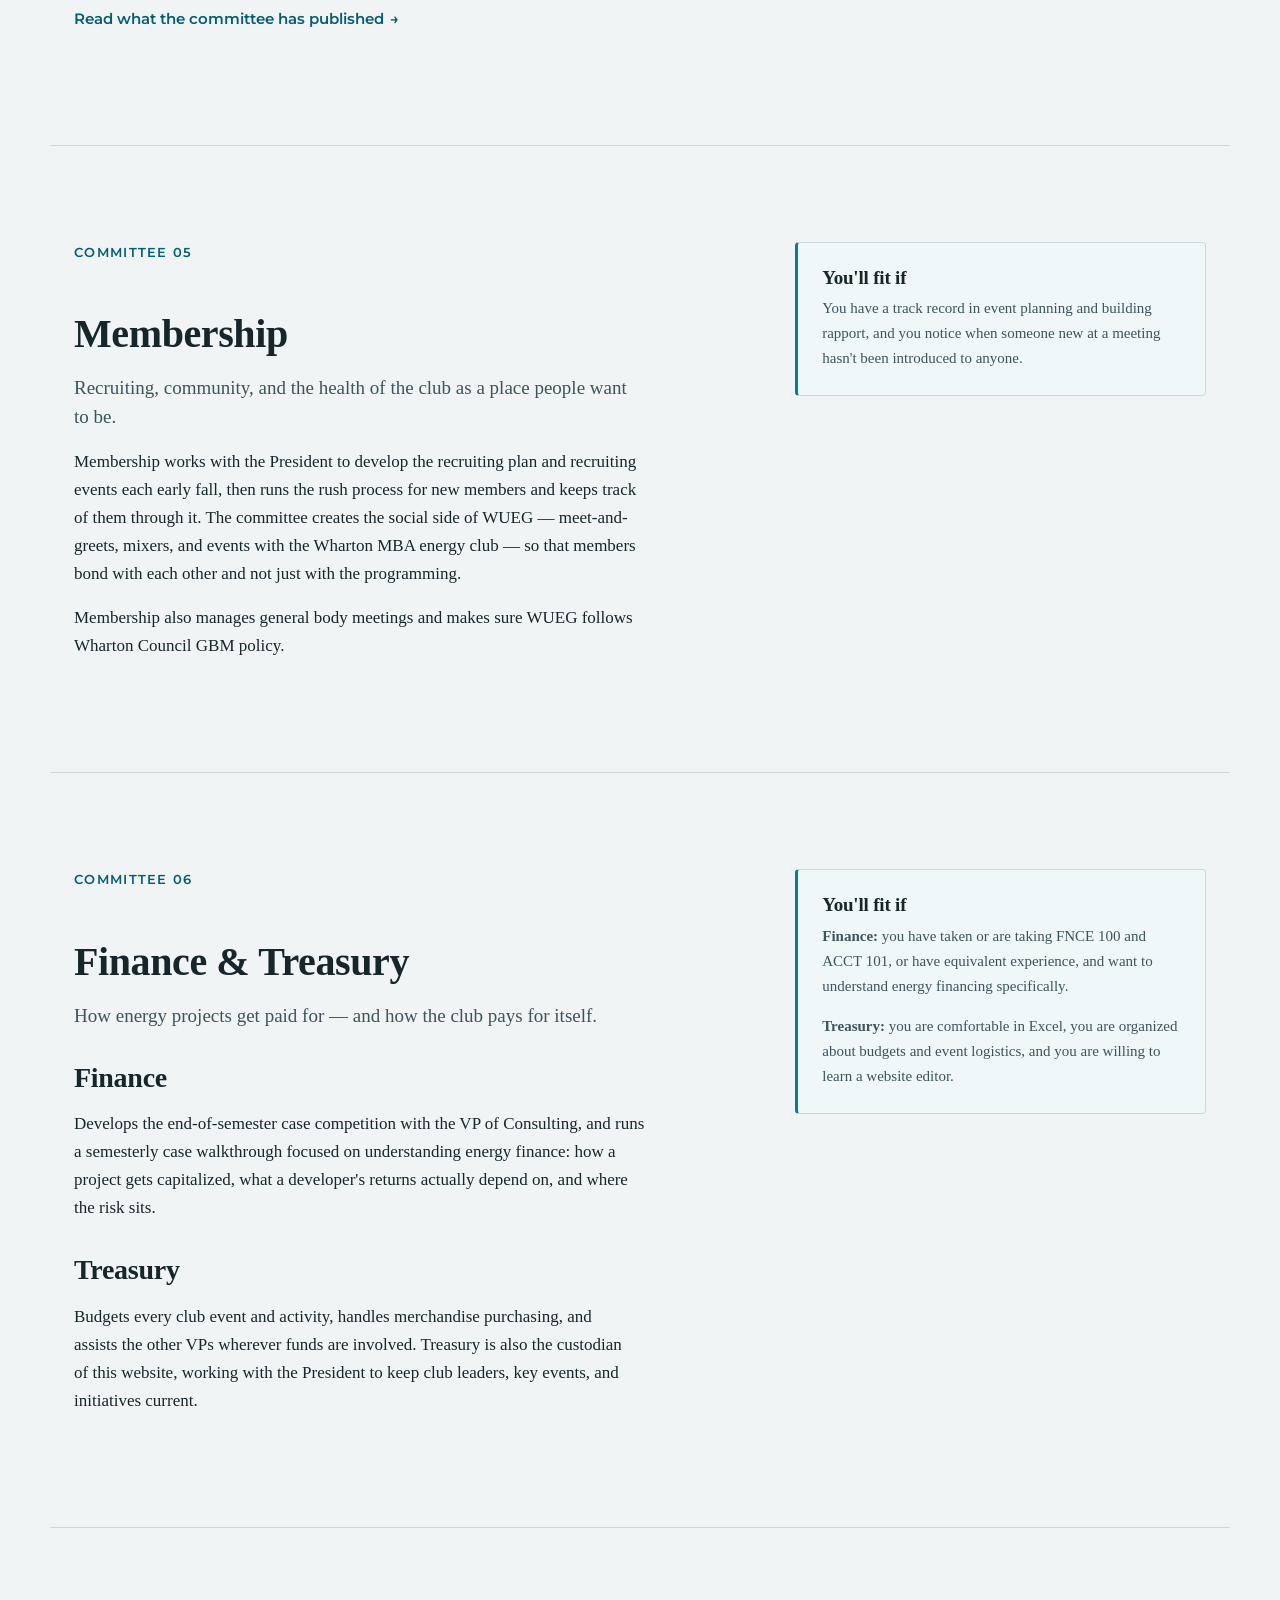
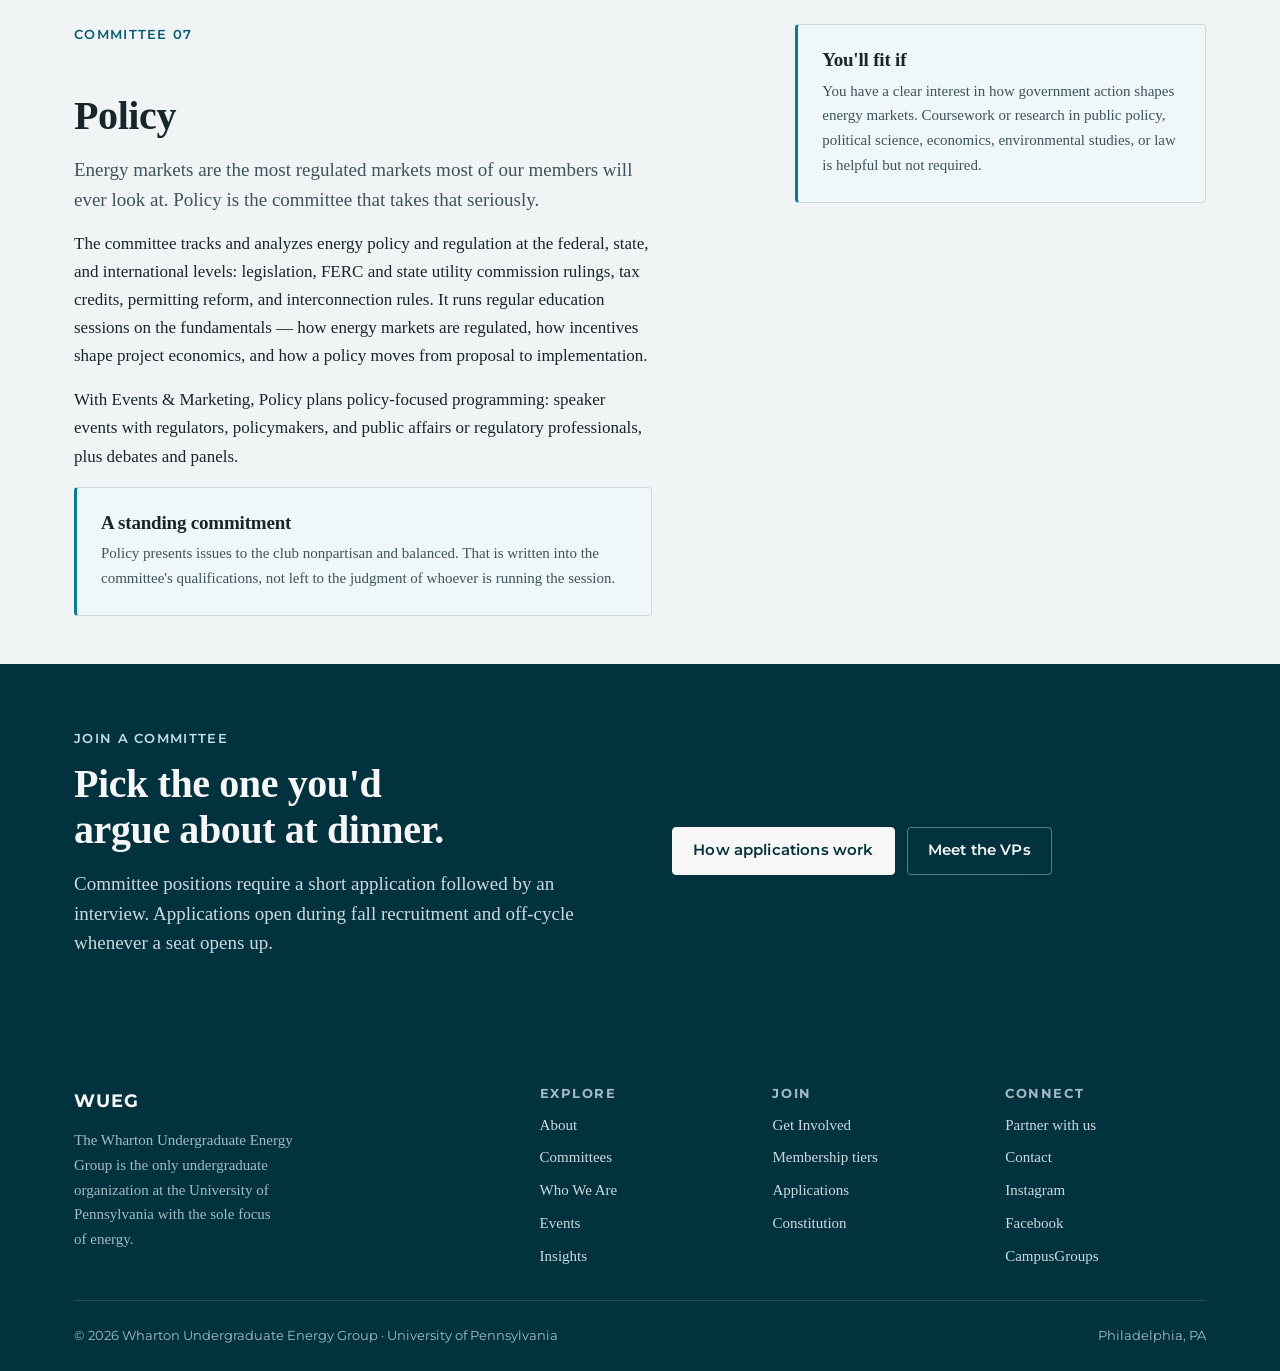
<file: committees.html>
<!DOCTYPE html>
<html lang="en">
<head>
<meta charset="utf-8">
<meta name="viewport" content="width=device-width, initial-scale=1">
<title>Committees | Wharton Undergraduate Energy Group</title>
<meta name="description" content="WUEG's seven committees — Careers, Events &amp; Marketing, Consulting, Research, Membership, Finance &amp; Treasury, and Policy — what each one does and who thrives there.">
<link rel="icon" href="assets/img/favicon.svg" type="image/svg+xml">
<link rel="preconnect" href="https://fonts.googleapis.com">
<link rel="preconnect" href="https://fonts.gstatic.com" crossorigin>
<link href="https://fonts.googleapis.com/css2?family=Montserrat:wght@500;600;700&display=swap" rel="stylesheet">
<link rel="stylesheet" href="assets/css/styles.css">
<meta property="og:type" content="website">
<meta property="og:title" content="Committees | Wharton Undergraduate Energy Group">
<meta property="og:description" content="Seven committees. Where the work of the club actually happens.">
</head>
<body>
<a class="skip-link" href="#main">Skip to content</a>

<header class="site-header">
  <div class="container site-header__inner">
    <a class="brand" href="index.html">
      <img class="brand__mark" src="assets/img/logo.svg" alt="" width="34" height="34">
      <span class="brand__text">
        <span class="brand__abbr">WUEG</span>
        <span class="brand__full">Wharton Undergraduate Energy Group</span>
      </span>
    </a>
    <button class="nav-toggle" type="button" aria-expanded="false" aria-controls="primary-nav">
      <span class="nav-toggle__bars" aria-hidden="true"></span>
      Menu
    </button>
    <nav class="nav" id="primary-nav" aria-label="Primary">
      <ul class="nav__list">
        <li><a class="nav__link" href="about.html">About</a></li>
        <li><a class="nav__link" href="committees.html" aria-current="page">Committees</a></li>
        <li><a class="nav__link" href="team.html">Who We Are</a></li>
        <li><a class="nav__link" href="events.html">Events</a></li>
        <li><a class="nav__link" href="insights.html">Insights</a></li>
        <li><a class="nav__link" href="partners.html">Partners</a></li>
      </ul>
      <a class="btn btn--primary btn--sm" href="involvement.html">Get Involved</a>
    </nav>
  </div>
</header>

<main id="main">

  <section class="page-hero">
    <div class="container">
      <div class="page-hero__inner">
        <span class="eyebrow">Committees</span>
        <h1>Seven committees, one club</h1>
        <p class="lede">
          Committees are where WUEG does its work. Each is led by a Vice President, meets weekly,
          and gives members real ownership of something the club ships.
        </p>
      </div>
    </div>
  </section>

  <!-- ============ JUMP LINKS ============ -->
  <section class="section section--tight">
    <div class="container">
      <nav aria-label="Committees on this page">
        <p class="cluster">
          <a class="tag" href="#careers">Careers</a>
          <a class="tag" href="#events">Events &amp; Marketing</a>
          <a class="tag" href="#consulting">Consulting</a>
          <a class="tag" href="#research">Research</a>
          <a class="tag" href="#membership">Membership</a>
          <a class="tag" href="#finance">Finance &amp; Treasury</a>
          <a class="tag" href="#policy">Policy</a>
        </p>
      </nav>
    </div>
  </section>

  <!-- ============ CAREERS ============ -->
  <section class="section section--tight" id="careers">
    <div class="container">
      <div class="split split--sidebar">
        <div class="prose">
          <span class="eyebrow">Committee 01</span>
          <h2>Careers</h2>
          <p class="lede">
            The committee that turns "I'm interested in energy" into an interview.
          </p>
          <p>
            Careers owns WUEG's relationships with the firms that hire our members. That means
            maintaining current sponsors and partners and making sure sponsorship commitments are
            fulfilled on both sides, converting partners into sponsors, and finding new ones. It
            also means running the club's flagship recruiting moment — the energy career fair
            each early fall — and working with Events &amp; Marketing on recruiting events such as
            info sessions where a sponsor or partner gives advice about their company.
          </p>
          <p>
            The committee also builds out and maintains the club's alumni database, so a member
            interested in, say, power trading or project development can find a Penn graduate
            already doing it.
          </p>
        </div>
        <aside>
          <div class="callout">
            <h3>You'll fit if</h3>
            <p>
              You have built an event or program from scratch before, you are comfortable writing
              a cold email to a managing director, and you know the club well enough to describe
              it accurately — size, school spread, initiatives.
            </p>
          </div>
        </aside>
      </div>
    </div>
  </section>

  <hr class="container">

  <!-- ============ EVENTS & MARKETING ============ -->
  <section class="section section--tight" id="events">
    <div class="container">
      <div class="split split--sidebar">
        <div class="prose">
          <span class="eyebrow">Committee 02</span>
          <h2>Events &amp; Marketing</h2>
          <p class="lede">
            Everything the club puts in a room, and everything the club puts online.
          </p>
          <h3>Events</h3>
          <p>
            Plans and executes the logistics for professional events — food, location, room
            booking, the question doc — and works with Treasury on transactions and budgets. The
            committee builds the event materials, then runs the event itself.
          </p>
          <h3>Marketing</h3>
          <p>
            Plans the newsletter around relevant articles about the space and about Penn, pulling
            in club updates from every VP. Builds social content and campaigns in Canva, Mailchimp,
            and similar tools, and makes sure posts go out on every platform on time. Coordinates
            cross-marketing with other clubs, and gets the big events onto the TVs in Huntsman
            Hall.
          </p>
        </div>
        <aside>
          <div class="callout">
            <h3>You'll fit if</h3>
            <p>
              You have an eye for design and some experience with Canva or similar — helpful, not
              required — and you like the operational side of making an event actually happen.
            </p>
          </div>
        </aside>
      </div>
    </div>
  </section>

  <hr class="container">

  <!-- ============ CONSULTING ============ -->
  <section class="section section--tight" id="consulting">
    <div class="container">
      <div class="split split--sidebar">
        <div class="prose">
          <span class="eyebrow">Committee 03</span>
          <h2>Consulting</h2>
          <p class="lede">
            Traditional management-consulting experience, inside the energy realm, with real
            clients.
          </p>
          <p>
            One of the fastest-growing parts of WUEG. The committee develops client leads and
            oversees engagements from scoping through to a delivered recommendation, giving
            members hands-on, client-based experience that transfers directly to a consulting
            recruiting cycle.
          </p>
          <p>
            Alongside the project work, Consulting runs education sessions so every member shares
            a baseline in structured problem-solving — issue trees, hypothesis-driven analysis,
            sizing, and how to present to someone who is paying attention. The committee also
            helps build the end-of-year case competition with the President and the VP of Finance.
          </p>
        </div>
        <aside>
          <div class="callout">
            <h3>You'll fit if</h3>
            <p>
              You want client-facing reps before you have a summer internship to point to.
              Previous consulting work experience helps at the VP level but is not expected of
              members.
            </p>
          </div>
        </aside>
      </div>
    </div>
  </section>

  <hr class="container">

  <!-- ============ RESEARCH ============ -->
  <section class="section section--tight" id="research">
    <div class="container">
      <div class="split split--sidebar">
        <div class="prose">
          <span class="eyebrow">Committee 04</span>
          <h2>Research</h2>
          <p class="lede">
            The club's explanatory engine — and the reason our members can hold a conversation
            about a technology they don't work on.
          </p>
          <p>
            Research plans and manages article creation across the committee: members write
            analysis under their own names and publish it through the club. The committee also
            leads the creation of educational presentations and materials focused on the
            non-professional side of the sector — industry overviews, explorations of a new
            technology, explanations of a policy and what it actually changes.
          </p>
          <p>
            Research works with Finance, Consulting, and the President on the case competition,
            typically supplying the background that makes the prompt real rather than
            hypothetical.
          </p>
          <p>
            <a class="arrow-link" href="insights.html">Read what the committee has published</a>
          </p>
        </div>
        <aside>
          <div class="callout">
            <h3>You'll fit if</h3>
            <p>
              You have a clear interest in energy innovation, policy, and industry, and you would
              rather understand a thing properly than have a take about it quickly.
            </p>
          </div>
        </aside>
      </div>
    </div>
  </section>

  <hr class="container">

  <!-- ============ MEMBERSHIP ============ -->
  <section class="section section--tight" id="membership">
    <div class="container">
      <div class="split split--sidebar">
        <div class="prose">
          <span class="eyebrow">Committee 05</span>
          <h2>Membership</h2>
          <p class="lede">
            Recruiting, community, and the health of the club as a place people want to be.
          </p>
          <p>
            Membership works with the President to develop the recruiting plan and recruiting
            events each early fall, then runs the rush process for new members and keeps track of
            them through it. The committee creates the social side of WUEG — meet-and-greets,
            mixers, and events with the Wharton MBA energy club — so that members bond with each
            other and not just with the programming.
          </p>
          <p>
            Membership also manages general body meetings and makes sure WUEG follows Wharton
            Council GBM policy.
          </p>
        </div>
        <aside>
          <div class="callout">
            <h3>You'll fit if</h3>
            <p>
              You have a track record in event planning and building rapport, and you notice when
              someone new at a meeting hasn't been introduced to anyone.
            </p>
          </div>
        </aside>
      </div>
    </div>
  </section>

  <hr class="container">

  <!-- ============ FINANCE & TREASURY ============ -->
  <section class="section section--tight" id="finance">
    <div class="container">
      <div class="split split--sidebar">
        <div class="prose">
          <span class="eyebrow">Committee 06</span>
          <h2>Finance &amp; Treasury</h2>
          <p class="lede">
            How energy projects get paid for — and how the club pays for itself.
          </p>
          <h3>Finance</h3>
          <p>
            Develops the end-of-semester case competition with the VP of Consulting, and runs a
            semesterly case walkthrough focused on understanding energy finance: how a project
            gets capitalized, what a developer's returns actually depend on, and where the risk
            sits.
          </p>
          <h3>Treasury</h3>
          <p>
            Budgets every club event and activity, handles merchandise purchasing, and assists the
            other VPs wherever funds are involved. Treasury is also the custodian of this website,
            working with the President to keep club leaders, key events, and initiatives current.
          </p>
        </div>
        <aside>
          <div class="callout">
            <h3>You'll fit if</h3>
            <p>
              <strong>Finance:</strong> you have taken or are taking FNCE 100 and ACCT 101, or
              have equivalent experience, and want to understand energy financing specifically.
            </p>
            <p>
              <strong>Treasury:</strong> you are comfortable in Excel, you are organized about
              budgets and event logistics, and you are willing to learn a website editor.
            </p>
          </div>
        </aside>
      </div>
    </div>
  </section>

  <hr class="container">

  <!-- ============ POLICY ============ -->
  <section class="section section--tight" id="policy">
    <div class="container">
      <div class="split split--sidebar">
        <div class="prose">
          <span class="eyebrow">Committee 07</span>
          <h2>Policy</h2>
          <p class="lede">
            Energy markets are the most regulated markets most of our members will ever look at.
            Policy is the committee that takes that seriously.
          </p>
          <p>
            The committee tracks and analyzes energy policy and regulation at the federal, state,
            and international levels: legislation, FERC and state utility commission rulings, tax
            credits, permitting reform, and interconnection rules. It runs regular education
            sessions on the fundamentals — how energy markets are regulated, how incentives shape
            project economics, and how a policy moves from proposal to implementation.
          </p>
          <p>
            With Events &amp; Marketing, Policy plans policy-focused programming: speaker events
            with regulators, policymakers, and public affairs or regulatory professionals, plus
            debates and panels.
          </p>
          <div class="callout">
            <h3>A standing commitment</h3>
            <p>
              Policy presents issues to the club nonpartisan and balanced. That is written into
              the committee's qualifications, not left to the judgment of whoever is running the
              session.
            </p>
          </div>
        </div>
        <aside>
          <div class="callout">
            <h3>You'll fit if</h3>
            <p>
              You have a clear interest in how government action shapes energy markets. Coursework
              or research in public policy, political science, economics, environmental studies,
              or law is helpful but not required.
            </p>
          </div>
        </aside>
      </div>
    </div>
  </section>

  <!-- ============ CTA ============ -->
  <section class="section section--ink">
    <div class="container">
      <div class="split">
        <div>
          <span class="eyebrow">Join a committee</span>
          <h2>Pick the one you'd argue about at dinner.</h2>
          <p class="lede">
            Committee positions require a short application followed by an interview. Applications
            open during fall recruitment and off-cycle whenever a seat opens up.
          </p>
        </div>
        <div class="cluster" style="align-self: center;">
          <a class="btn btn--light" href="involvement.html#applications">How applications work</a>
          <a class="btn btn--ghost" href="team.html">Meet the VPs</a>
        </div>
      </div>
    </div>
  </section>

</main>

<footer class="site-footer">
  <div class="container">
    <div class="site-footer__grid">
      <div class="site-footer__brand">
        <span class="brand__abbr">WUEG</span>
        <p>
          The Wharton Undergraduate Energy Group is the only undergraduate organization at the
          University of Pennsylvania with the sole focus of energy.
        </p>
      </div>
      <div>
        <h2>Explore</h2>
        <ul>
          <li><a href="about.html">About</a></li>
          <li><a href="committees.html">Committees</a></li>
          <li><a href="team.html">Who We Are</a></li>
          <li><a href="events.html">Events</a></li>
          <li><a href="insights.html">Insights</a></li>
        </ul>
      </div>
      <div>
        <h2>Join</h2>
        <ul>
          <li><a href="involvement.html">Get Involved</a></li>
          <li><a href="involvement.html#membership">Membership tiers</a></li>
          <li><a href="involvement.html#applications">Applications</a></li>
          <li><a href="constitution.html">Constitution</a></li>
        </ul>
      </div>
      <div>
        <h2>Connect</h2>
        <ul>
          <li><a href="partners.html">Partner with us</a></li>
          <li><a href="contact.html">Contact</a></li>
          <li><a href="https://www.instagram.com/whartonenergy/" rel="noopener">Instagram</a></li>
          <li><a href="https://www.facebook.com/WhartonEnergyGroup/" rel="noopener">Facebook</a></li>
          <li><a href="https://groups.wharton.upenn.edu/WUEG/" rel="noopener">CampusGroups</a></li>
        </ul>
      </div>
    </div>
    <div class="site-footer__bottom">
      <span>&copy; <span data-year>2026</span> Wharton Undergraduate Energy Group · University of Pennsylvania</span>
      <span>Philadelphia, PA</span>
    </div>
  </div>
</footer>

<script src="assets/js/main.js" defer></script>
</body>
</html>
</file>
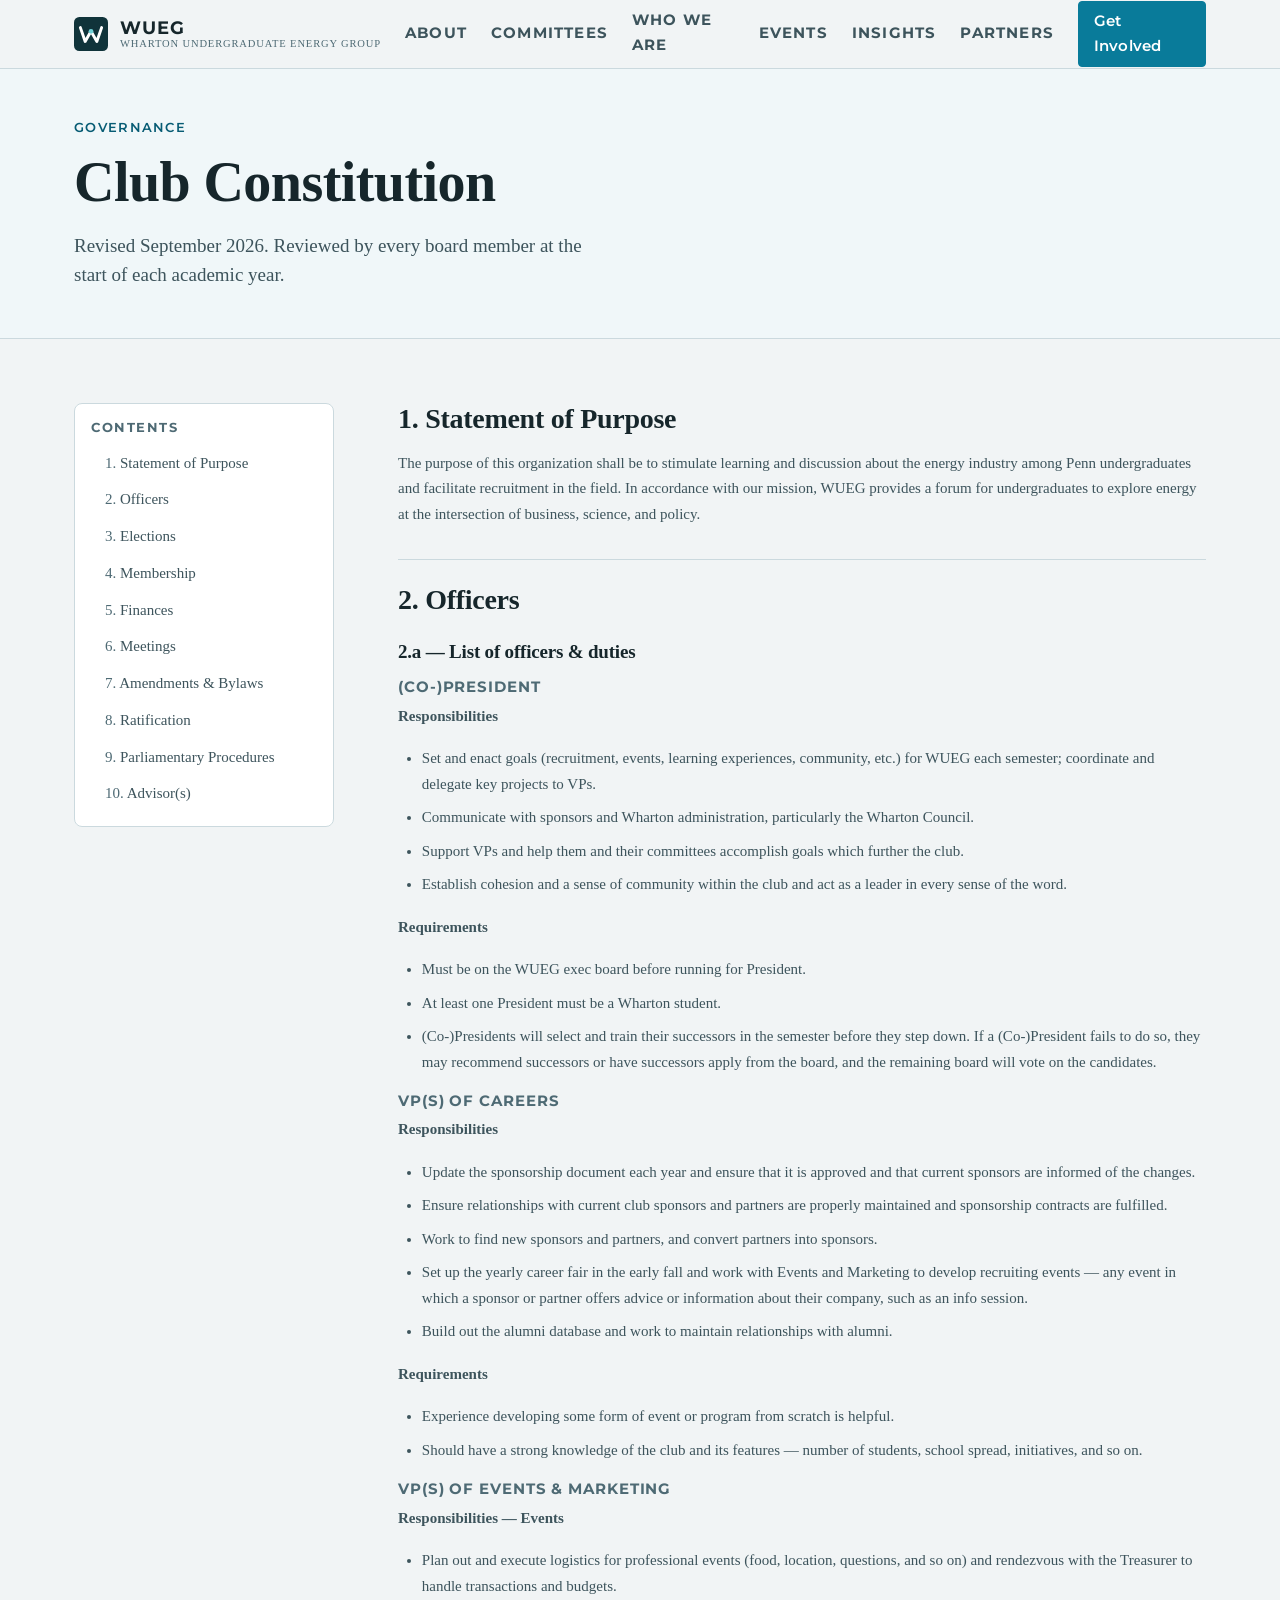
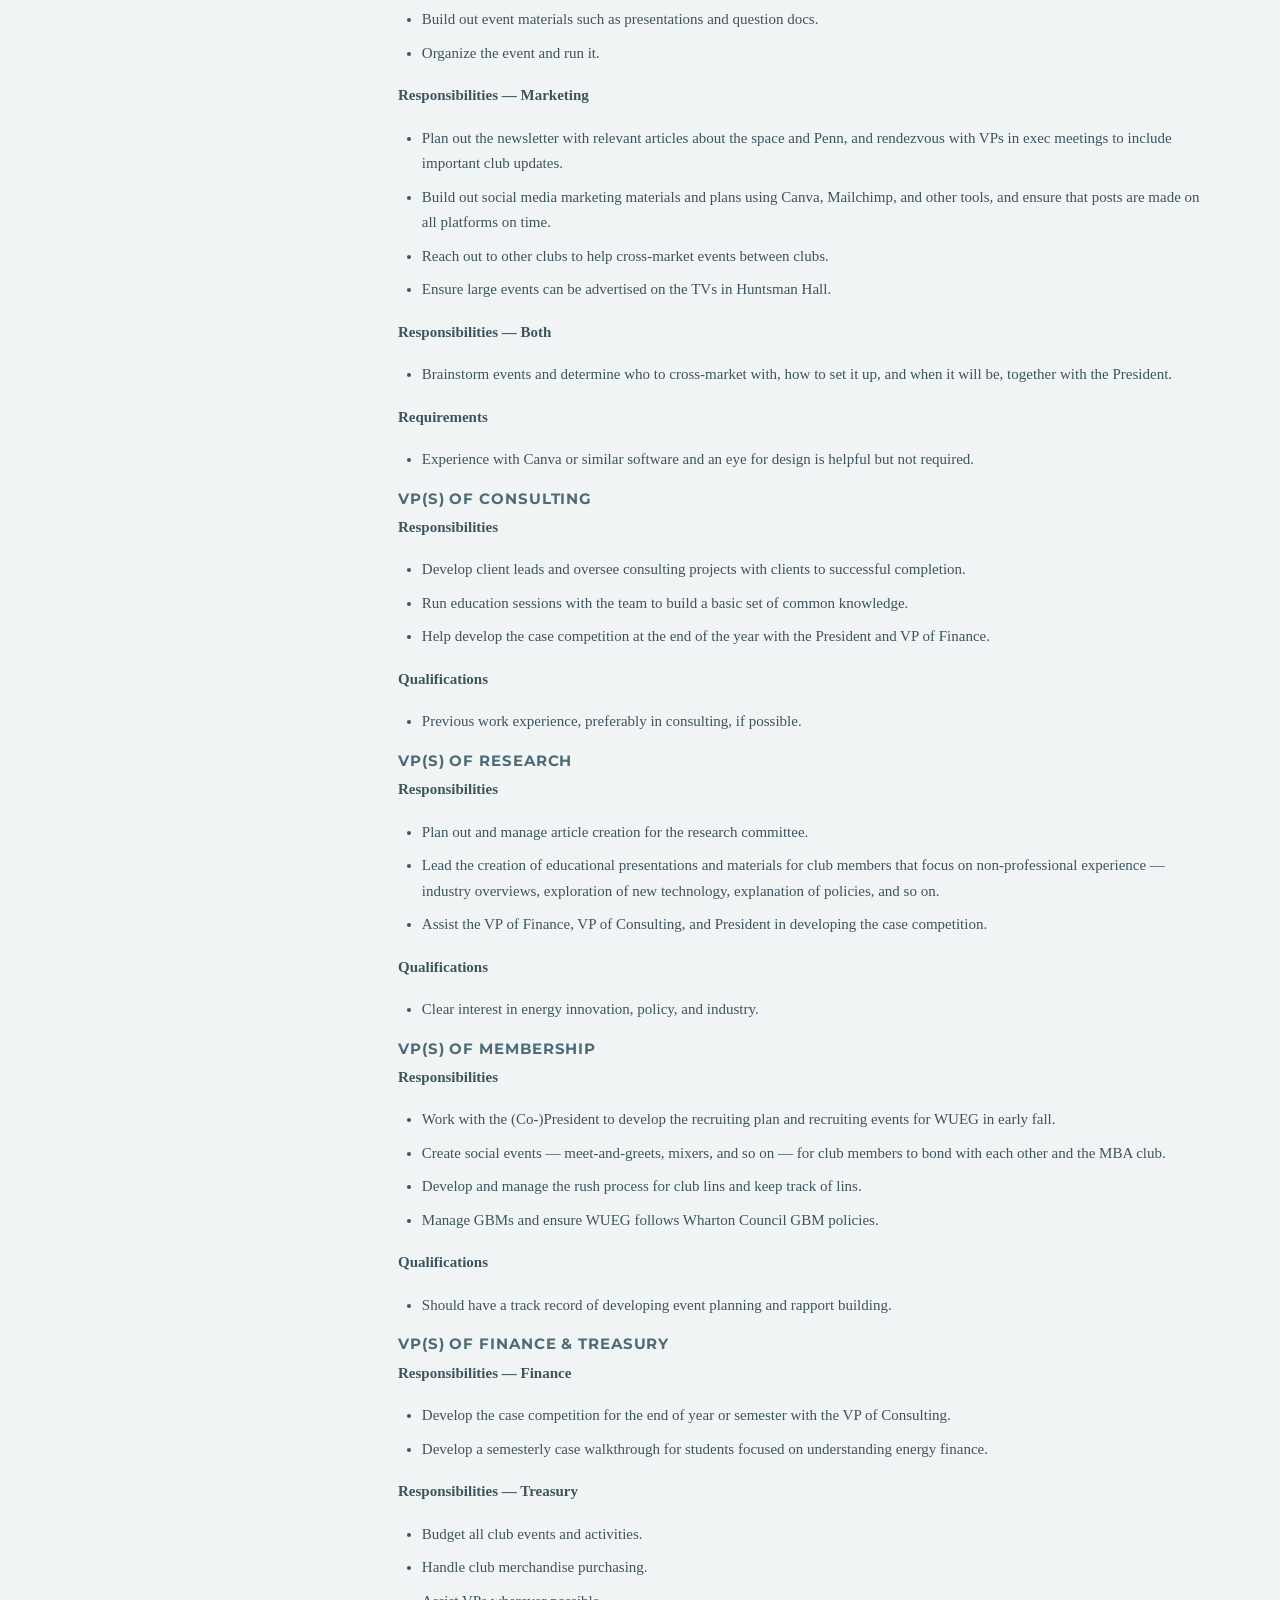
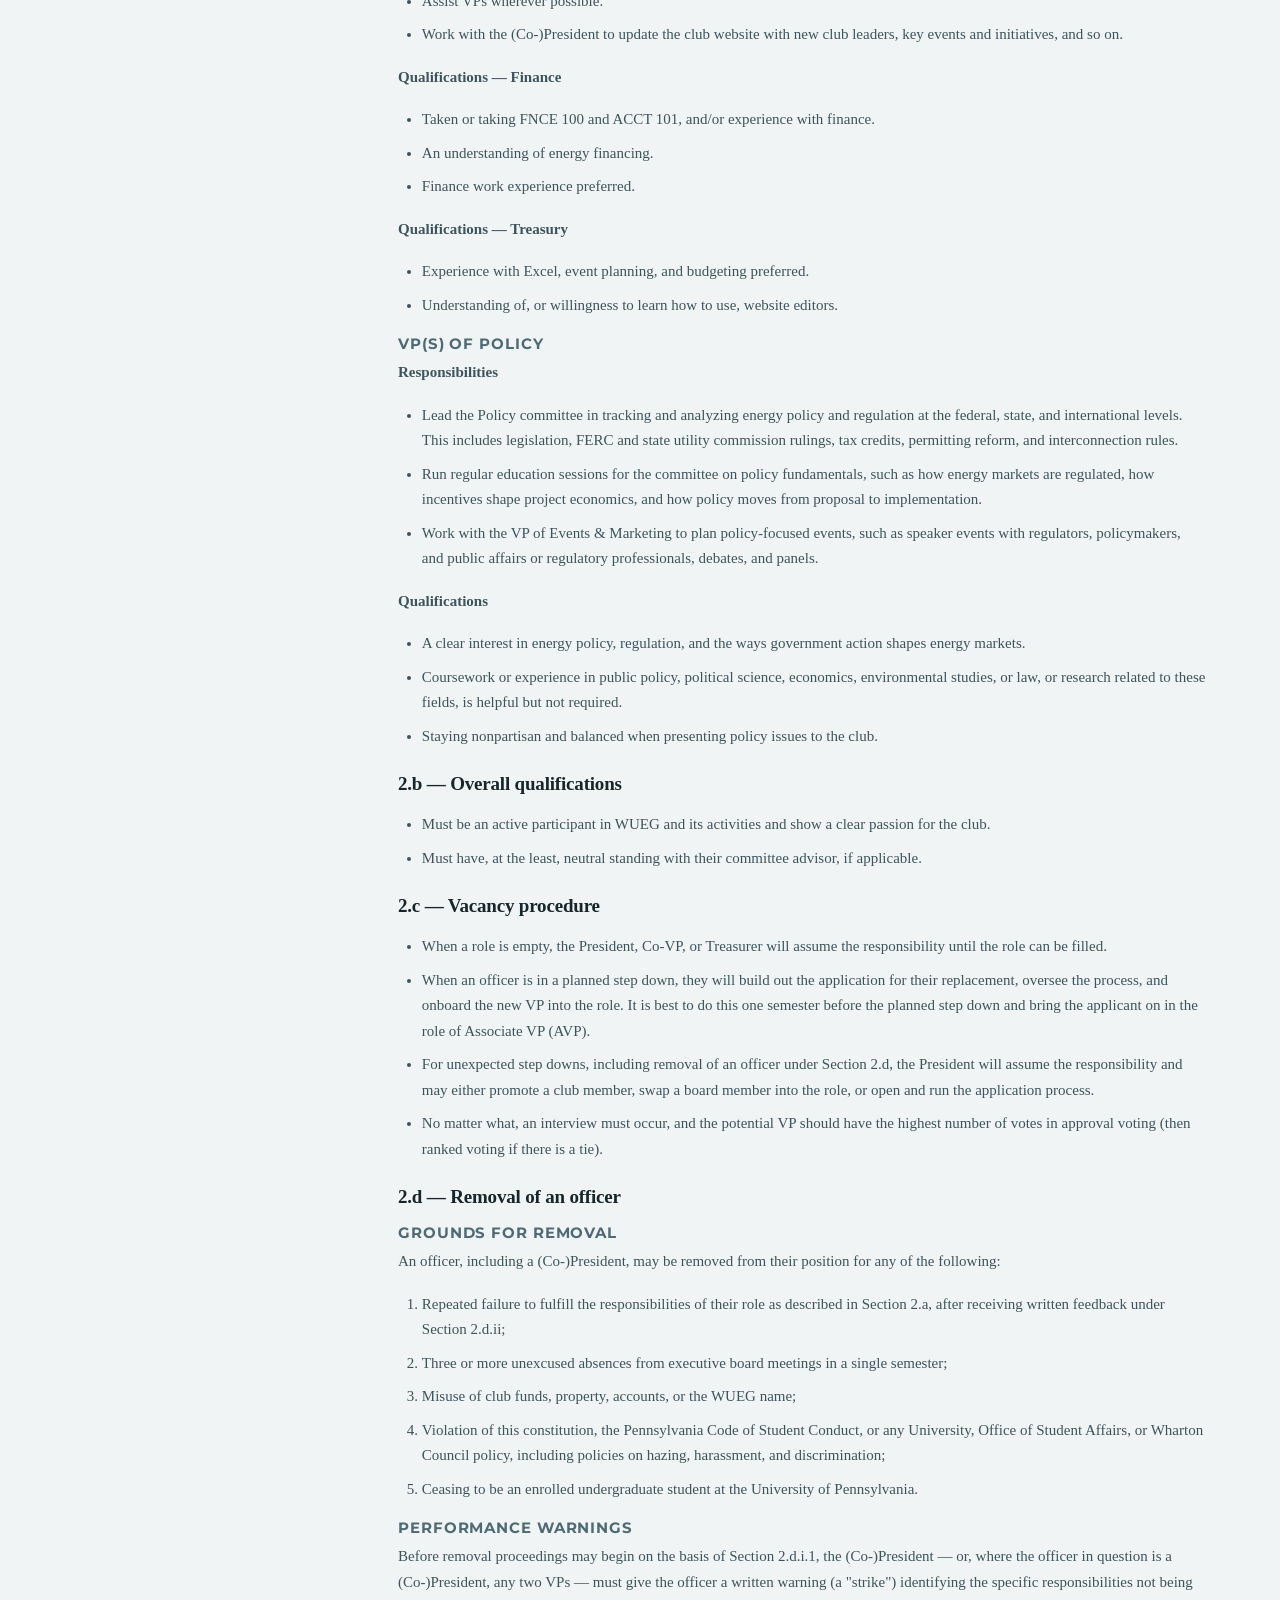
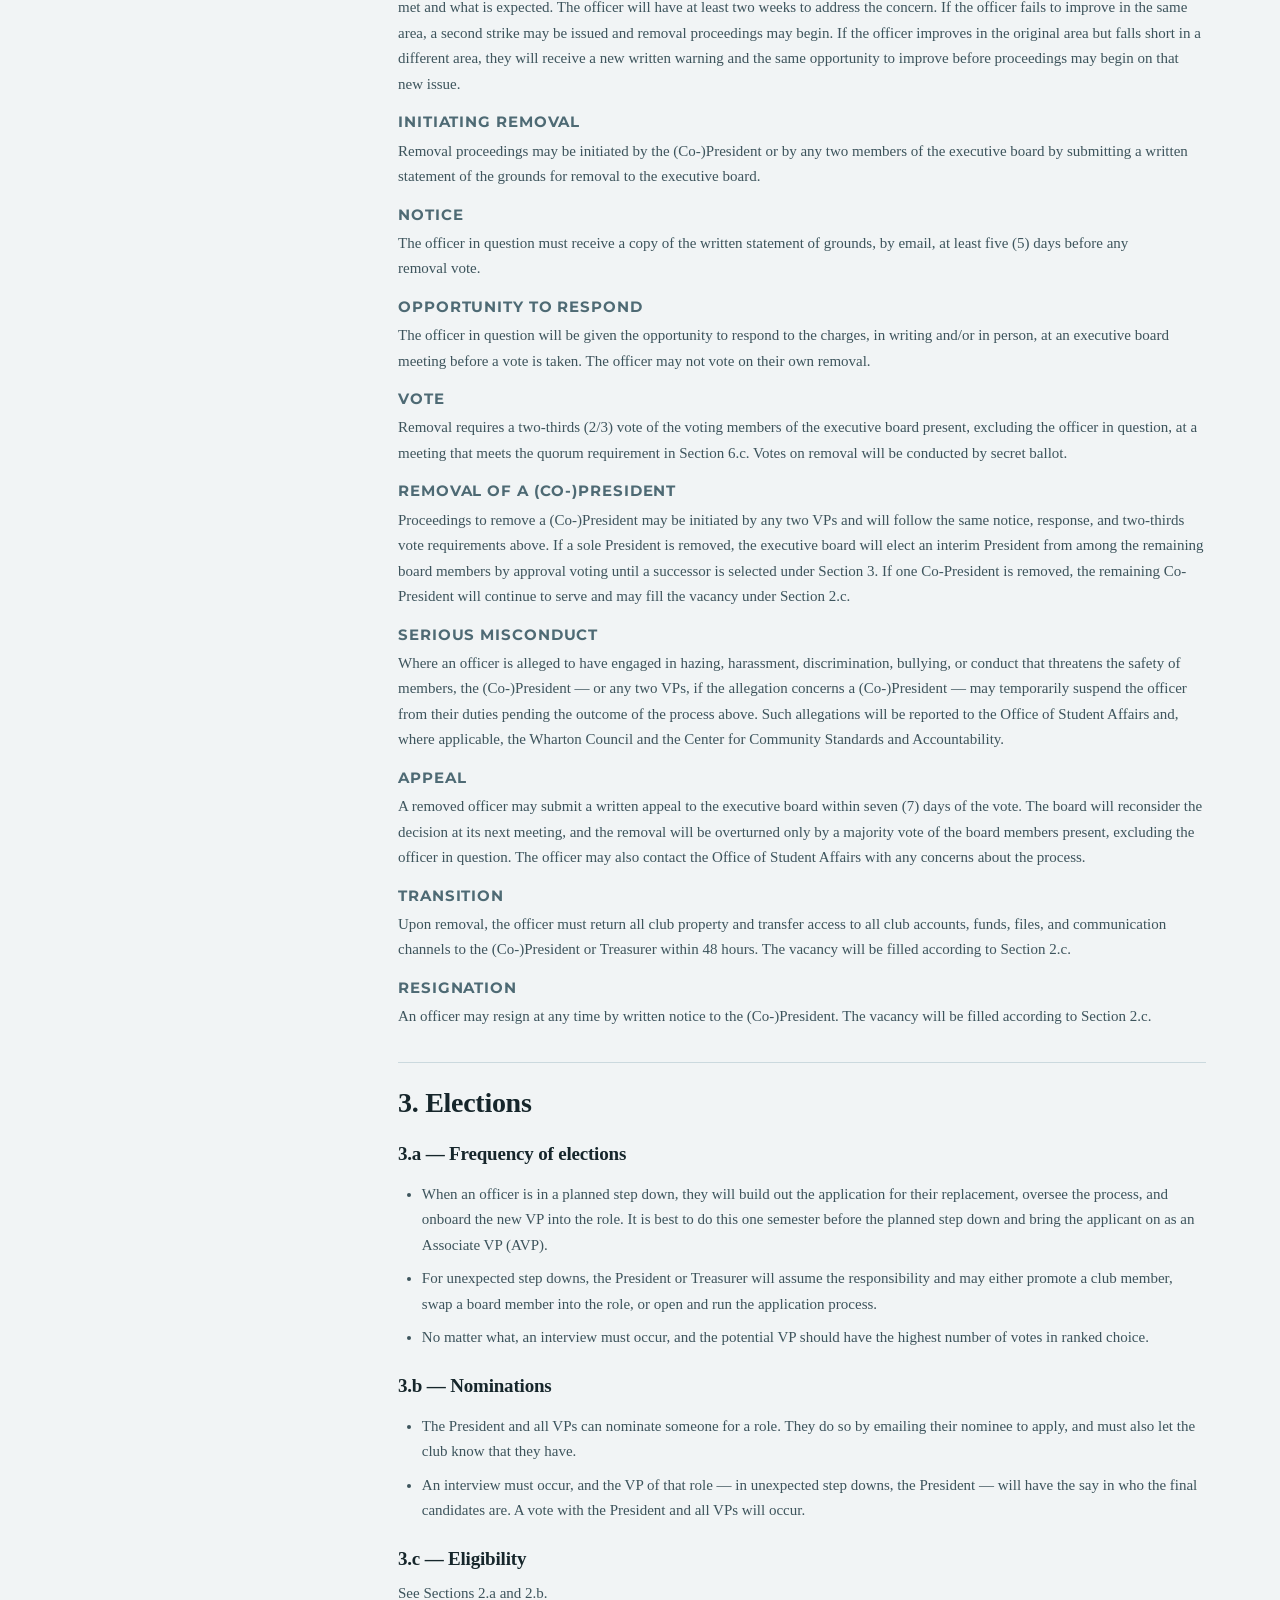
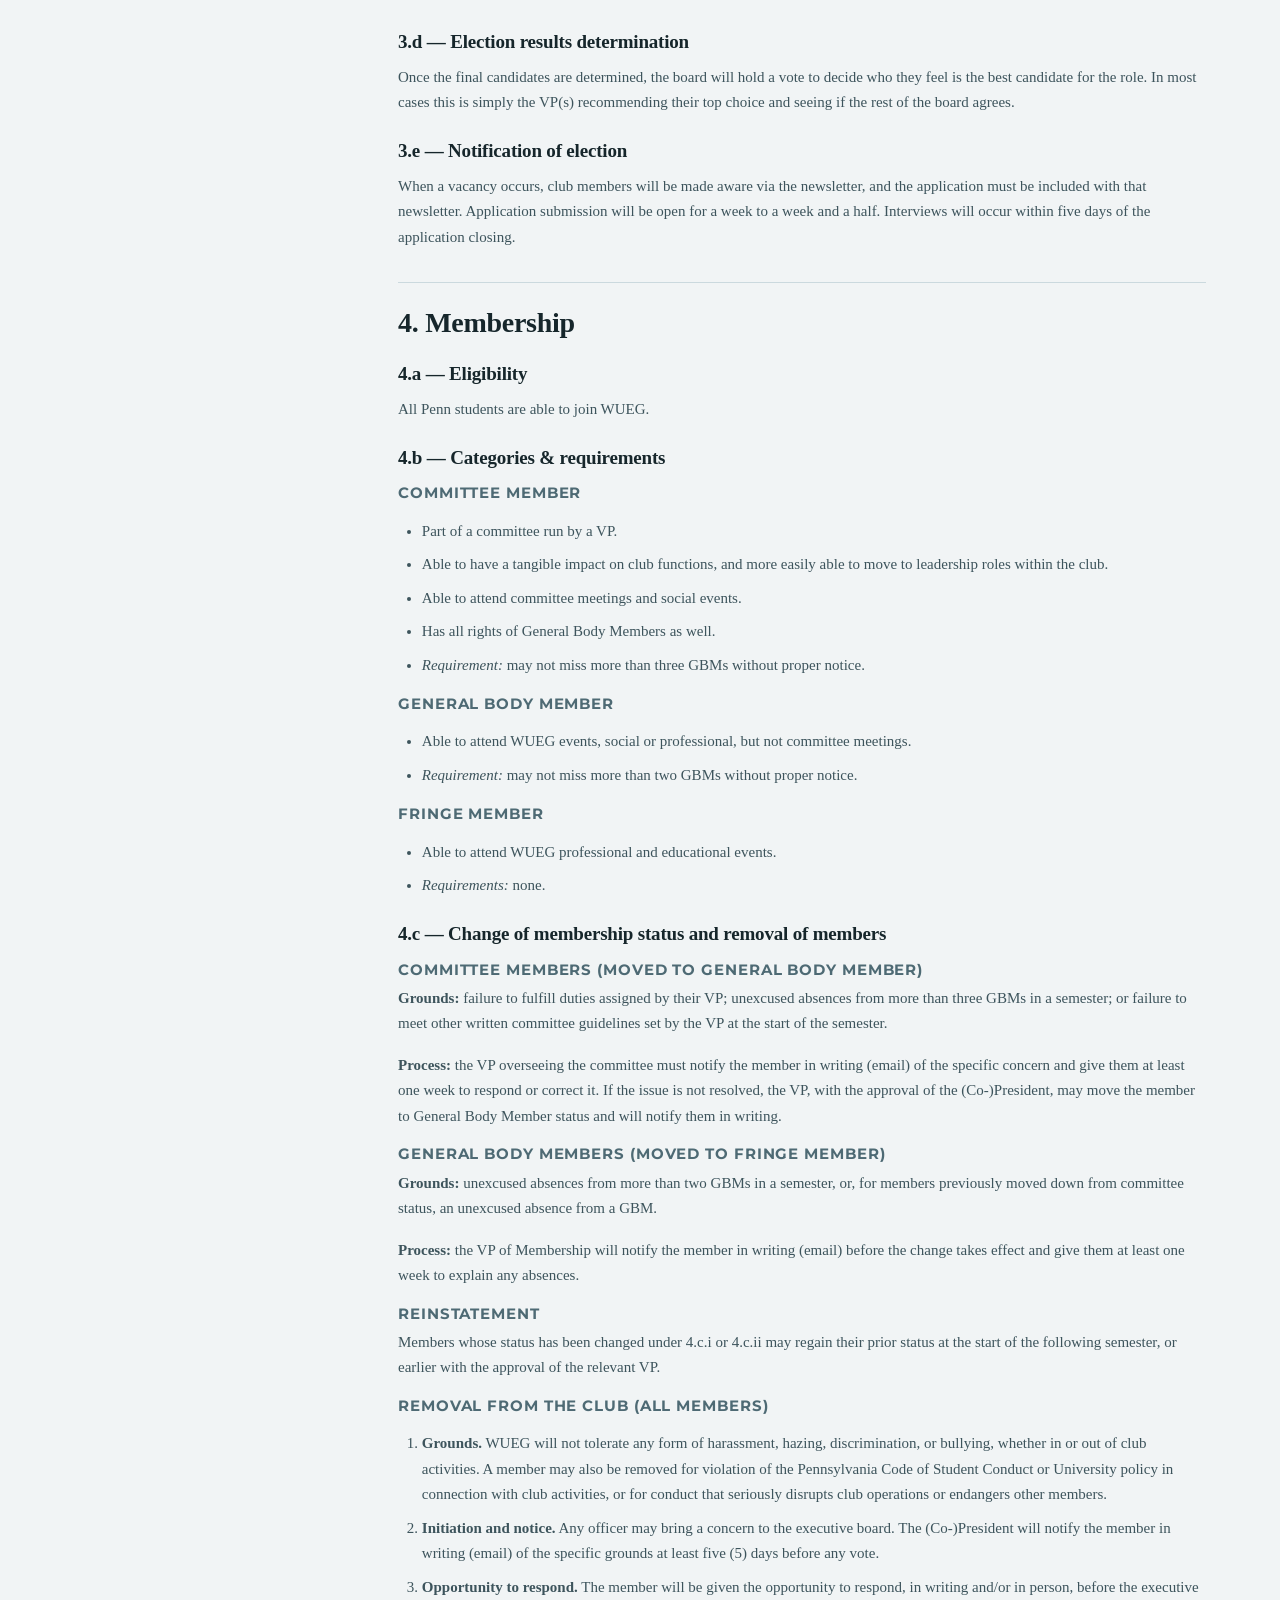
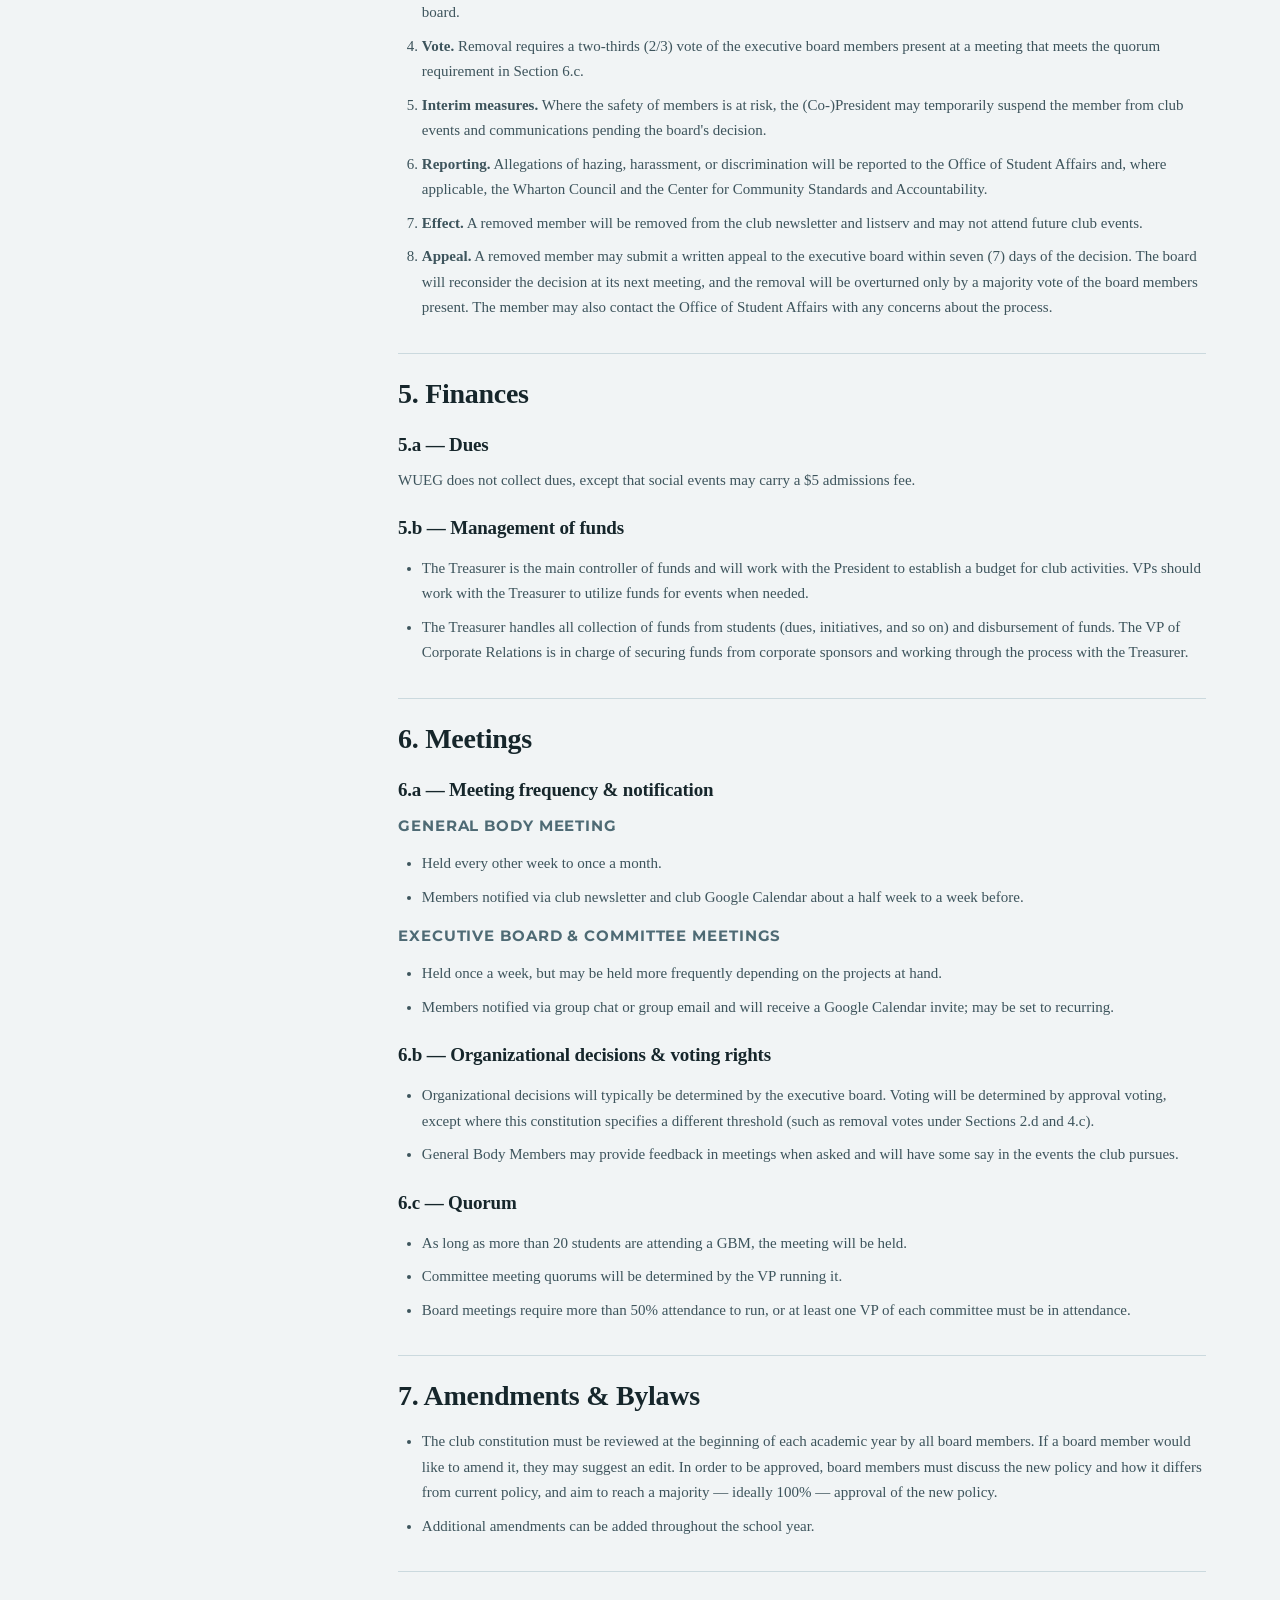
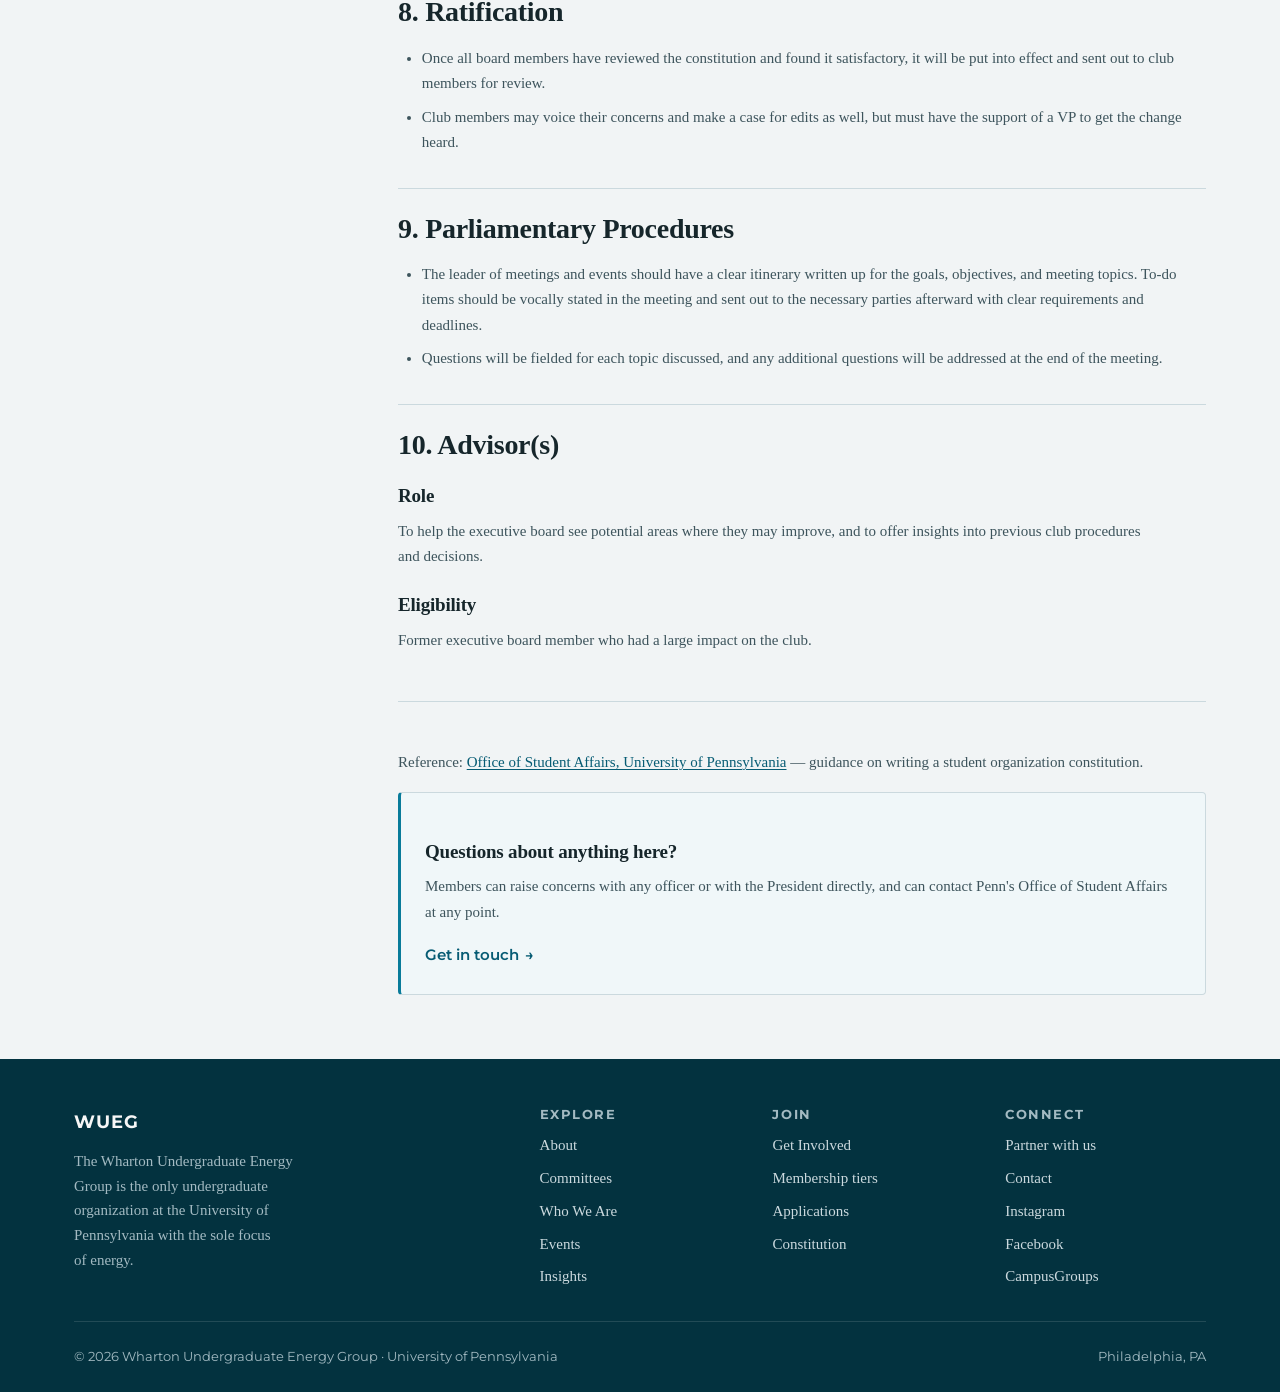
<file: constitution.html>
<!DOCTYPE html>
<html lang="en">
<head>
<meta charset="utf-8">
<meta name="viewport" content="width=device-width, initial-scale=1">
<title>Constitution | Wharton Undergraduate Energy Group</title>
<meta name="description" content="The full constitution of the Wharton Undergraduate Energy Group — purpose, officers, elections, membership, finances, meetings, amendments, and advisors.">
<link rel="icon" href="assets/img/favicon.svg" type="image/svg+xml">
<link rel="preconnect" href="https://fonts.googleapis.com">
<link rel="preconnect" href="https://fonts.gstatic.com" crossorigin>
<link href="https://fonts.googleapis.com/css2?family=Montserrat:wght@500;600;700&display=swap" rel="stylesheet">
<link rel="stylesheet" href="assets/css/styles.css">
<meta property="og:type" content="article">
<meta property="og:title" content="Constitution | Wharton Undergraduate Energy Group">
<meta property="og:description" content="WUEG's governing document, revised September 2026.">
</head>
<body>
<a class="skip-link" href="#main">Skip to content</a>

<header class="site-header">
  <div class="container site-header__inner">
    <a class="brand" href="index.html">
      <img class="brand__mark" src="assets/img/logo.svg" alt="" width="34" height="34">
      <span class="brand__text">
        <span class="brand__abbr">WUEG</span>
        <span class="brand__full">Wharton Undergraduate Energy Group</span>
      </span>
    </a>
    <button class="nav-toggle" type="button" aria-expanded="false" aria-controls="primary-nav">
      <span class="nav-toggle__bars" aria-hidden="true"></span>
      Menu
    </button>
    <nav class="nav" id="primary-nav" aria-label="Primary">
      <ul class="nav__list">
        <li><a class="nav__link" href="about.html">About</a></li>
        <li><a class="nav__link" href="committees.html">Committees</a></li>
        <li><a class="nav__link" href="team.html">Who We Are</a></li>
        <li><a class="nav__link" href="events.html">Events</a></li>
        <li><a class="nav__link" href="insights.html">Insights</a></li>
        <li><a class="nav__link" href="partners.html">Partners</a></li>
      </ul>
      <a class="btn btn--primary btn--sm" href="involvement.html">Get Involved</a>
    </nav>
  </div>
</header>

<main id="main">

  <section class="page-hero">
    <div class="container">
      <div class="page-hero__inner">
        <span class="eyebrow">Governance</span>
        <h1>Club Constitution</h1>
        <p class="lede">
          Revised September 2026. Reviewed by every board member at the start of each academic
          year.
        </p>
      </div>
    </div>
  </section>

  <section class="section">
    <div class="container">
      <div class="split split--aside-left">

        <!-- ============ TABLE OF CONTENTS ============ -->
        <nav class="toc" aria-label="Table of contents">
          <h2>Contents</h2>
          <ol>
            <li><a href="#purpose">Statement of Purpose</a></li>
            <li><a href="#officers">Officers</a></li>
            <li><a href="#elections">Elections</a></li>
            <li><a href="#membership">Membership</a></li>
            <li><a href="#finances">Finances</a></li>
            <li><a href="#meetings">Meetings</a></li>
            <li><a href="#amendments">Amendments &amp; Bylaws</a></li>
            <li><a href="#ratification">Ratification</a></li>
            <li><a href="#parliamentary">Parliamentary Procedures</a></li>
            <li><a href="#advisors">Advisor(s)</a></li>
          </ol>
        </nav>

        <!-- ============ BODY ============ -->
        <div class="legal">

          <!-- 1 -->
          <h2 id="purpose">1. Statement of Purpose</h2>
          <p>
            The purpose of this organization shall be to stimulate learning and discussion about
            the energy industry among Penn undergraduates and facilitate recruitment in the field.
            In accordance with our mission, WUEG provides a forum for undergraduates to explore
            energy at the intersection of business, science, and policy.
          </p>

          <!-- 2 -->
          <h2 id="officers">2. Officers</h2>

          <h3>2.a — List of officers &amp; duties</h3>

          <h4>(Co-)President</h4>
          <p><strong>Responsibilities</strong></p>
          <ul>
            <li>
              Set and enact goals (recruitment, events, learning experiences, community, etc.) for
              WUEG each semester; coordinate and delegate key projects to VPs.
            </li>
            <li>Communicate with sponsors and Wharton administration, particularly the Wharton Council.</li>
            <li>Support VPs and help them and their committees accomplish goals which further the club.</li>
            <li>
              Establish cohesion and a sense of community within the club and act as a leader in
              every sense of the word.
            </li>
          </ul>
          <p><strong>Requirements</strong></p>
          <ul>
            <li>Must be on the WUEG exec board before running for President.</li>
            <li>At least one President must be a Wharton student.</li>
            <li>
              (Co-)Presidents will select and train their successors in the semester before they
              step down. If a (Co-)President fails to do so, they may recommend successors or have
              successors apply from the board, and the remaining board will vote on the candidates.
            </li>
          </ul>

          <h4>VP(s) of Careers</h4>
          <p><strong>Responsibilities</strong></p>
          <ul>
            <li>
              Update the sponsorship document each year and ensure that it is approved and that
              current sponsors are informed of the changes.
            </li>
            <li>
              Ensure relationships with current club sponsors and partners are properly maintained
              and sponsorship contracts are fulfilled.
            </li>
            <li>Work to find new sponsors and partners, and convert partners into sponsors.</li>
            <li>
              Set up the yearly career fair in the early fall and work with Events and Marketing to
              develop recruiting events — any event in which a sponsor or partner offers advice or
              information about their company, such as an info session.
            </li>
            <li>Build out the alumni database and work to maintain relationships with alumni.</li>
          </ul>
          <p><strong>Requirements</strong></p>
          <ul>
            <li>Experience developing some form of event or program from scratch is helpful.</li>
            <li>
              Should have a strong knowledge of the club and its features — number of students,
              school spread, initiatives, and so on.
            </li>
          </ul>

          <h4>VP(s) of Events &amp; Marketing</h4>
          <p><strong>Responsibilities — Events</strong></p>
          <ul>
            <li>
              Plan out and execute logistics for professional events (food, location, questions,
              and so on) and rendezvous with the Treasurer to handle transactions and budgets.
            </li>
            <li>Build out event materials such as presentations and question docs.</li>
            <li>Organize the event and run it.</li>
          </ul>
          <p><strong>Responsibilities — Marketing</strong></p>
          <ul>
            <li>
              Plan out the newsletter with relevant articles about the space and Penn, and
              rendezvous with VPs in exec meetings to include important club updates.
            </li>
            <li>
              Build out social media marketing materials and plans using Canva, Mailchimp, and
              other tools, and ensure that posts are made on all platforms on time.
            </li>
            <li>Reach out to other clubs to help cross-market events between clubs.</li>
            <li>Ensure large events can be advertised on the TVs in Huntsman Hall.</li>
          </ul>
          <p><strong>Responsibilities — Both</strong></p>
          <ul>
            <li>
              Brainstorm events and determine who to cross-market with, how to set it up, and when
              it will be, together with the President.
            </li>
          </ul>
          <p><strong>Requirements</strong></p>
          <ul>
            <li>Experience with Canva or similar software and an eye for design is helpful but not required.</li>
          </ul>

          <h4>VP(s) of Consulting</h4>
          <p><strong>Responsibilities</strong></p>
          <ul>
            <li>Develop client leads and oversee consulting projects with clients to successful completion.</li>
            <li>Run education sessions with the team to build a basic set of common knowledge.</li>
            <li>Help develop the case competition at the end of the year with the President and VP of Finance.</li>
          </ul>
          <p><strong>Qualifications</strong></p>
          <ul>
            <li>Previous work experience, preferably in consulting, if possible.</li>
          </ul>

          <h4>VP(s) of Research</h4>
          <p><strong>Responsibilities</strong></p>
          <ul>
            <li>Plan out and manage article creation for the research committee.</li>
            <li>
              Lead the creation of educational presentations and materials for club members that
              focus on non-professional experience — industry overviews, exploration of new
              technology, explanation of policies, and so on.
            </li>
            <li>Assist the VP of Finance, VP of Consulting, and President in developing the case competition.</li>
          </ul>
          <p><strong>Qualifications</strong></p>
          <ul>
            <li>Clear interest in energy innovation, policy, and industry.</li>
          </ul>

          <h4>VP(s) of Membership</h4>
          <p><strong>Responsibilities</strong></p>
          <ul>
            <li>Work with the (Co-)President to develop the recruiting plan and recruiting events for WUEG in early fall.</li>
            <li>Create social events — meet-and-greets, mixers, and so on — for club members to bond with each other and the MBA club.</li>
            <li>Develop and manage the rush process for club lins and keep track of lins.</li>
            <li>Manage GBMs and ensure WUEG follows Wharton Council GBM policies.</li>
          </ul>
          <p><strong>Qualifications</strong></p>
          <ul>
            <li>Should have a track record of developing event planning and rapport building.</li>
          </ul>

          <h4>VP(s) of Finance &amp; Treasury</h4>
          <p><strong>Responsibilities — Finance</strong></p>
          <ul>
            <li>Develop the case competition for the end of year or semester with the VP of Consulting.</li>
            <li>Develop a semesterly case walkthrough for students focused on understanding energy finance.</li>
          </ul>
          <p><strong>Responsibilities — Treasury</strong></p>
          <ul>
            <li>Budget all club events and activities.</li>
            <li>Handle club merchandise purchasing.</li>
            <li>Assist VPs wherever possible.</li>
            <li>
              Work with the (Co-)President to update the club website with new club leaders, key
              events and initiatives, and so on.
            </li>
          </ul>
          <p><strong>Qualifications — Finance</strong></p>
          <ul>
            <li>Taken or taking FNCE 100 and ACCT 101, and/or experience with finance.</li>
            <li>An understanding of energy financing.</li>
            <li>Finance work experience preferred.</li>
          </ul>
          <p><strong>Qualifications — Treasury</strong></p>
          <ul>
            <li>Experience with Excel, event planning, and budgeting preferred.</li>
            <li>Understanding of, or willingness to learn how to use, website editors.</li>
          </ul>

          <h4>VP(s) of Policy</h4>
          <p><strong>Responsibilities</strong></p>
          <ul>
            <li>
              Lead the Policy committee in tracking and analyzing energy policy and regulation at
              the federal, state, and international levels. This includes legislation, FERC and
              state utility commission rulings, tax credits, permitting reform, and interconnection
              rules.
            </li>
            <li>
              Run regular education sessions for the committee on policy fundamentals, such as how
              energy markets are regulated, how incentives shape project economics, and how policy
              moves from proposal to implementation.
            </li>
            <li>
              Work with the VP of Events &amp; Marketing to plan policy-focused events, such as
              speaker events with regulators, policymakers, and public affairs or regulatory
              professionals, debates, and panels.
            </li>
          </ul>
          <p><strong>Qualifications</strong></p>
          <ul>
            <li>A clear interest in energy policy, regulation, and the ways government action shapes energy markets.</li>
            <li>
              Coursework or experience in public policy, political science, economics, environmental
              studies, or law, or research related to these fields, is helpful but not required.
            </li>
            <li>Staying nonpartisan and balanced when presenting policy issues to the club.</li>
          </ul>

          <h3>2.b — Overall qualifications</h3>
          <ul>
            <li>Must be an active participant in WUEG and its activities and show a clear passion for the club.</li>
            <li>Must have, at the least, neutral standing with their committee advisor, if applicable.</li>
          </ul>

          <h3>2.c — Vacancy procedure</h3>
          <ul>
            <li>
              When a role is empty, the President, Co-VP, or Treasurer will assume the
              responsibility until the role can be filled.
            </li>
            <li>
              When an officer is in a planned step down, they will build out the application for
              their replacement, oversee the process, and onboard the new VP into the role. It is
              best to do this one semester before the planned step down and bring the applicant on
              in the role of Associate VP (AVP).
            </li>
            <li>
              For unexpected step downs, including removal of an officer under Section 2.d, the
              President will assume the responsibility and may either promote a club member, swap a
              board member into the role, or open and run the application process.
            </li>
            <li>
              No matter what, an interview must occur, and the potential VP should have the highest
              number of votes in approval voting (then ranked voting if there is a tie).
            </li>
          </ul>

          <h3>2.d — Removal of an officer</h3>

          <h4>Grounds for removal</h4>
          <p>An officer, including a (Co-)President, may be removed from their position for any of the following:</p>
          <ol>
            <li>
              Repeated failure to fulfill the responsibilities of their role as described in
              Section 2.a, after receiving written feedback under Section 2.d.ii;
            </li>
            <li>Three or more unexcused absences from executive board meetings in a single semester;</li>
            <li>Misuse of club funds, property, accounts, or the WUEG name;</li>
            <li>
              Violation of this constitution, the Pennsylvania Code of Student Conduct, or any
              University, Office of Student Affairs, or Wharton Council policy, including policies
              on hazing, harassment, and discrimination;
            </li>
            <li>Ceasing to be an enrolled undergraduate student at the University of Pennsylvania.</li>
          </ol>

          <h4>Performance warnings</h4>
          <p>
            Before removal proceedings may begin on the basis of Section 2.d.i.1, the
            (Co-)President — or, where the officer in question is a (Co-)President, any two VPs —
            must give the officer a written warning (a "strike") identifying the specific
            responsibilities not being met and what is expected. The officer will have at least two
            weeks to address the concern. If the officer fails to improve in the same area, a
            second strike may be issued and removal proceedings may begin. If the officer improves
            in the original area but falls short in a different area, they will receive a new
            written warning and the same opportunity to improve before proceedings may begin on
            that new issue.
          </p>

          <h4>Initiating removal</h4>
          <p>
            Removal proceedings may be initiated by the (Co-)President or by any two members of the
            executive board by submitting a written statement of the grounds for removal to the
            executive board.
          </p>

          <h4>Notice</h4>
          <p>
            The officer in question must receive a copy of the written statement of grounds, by
            email, at least five (5) days before any removal vote.
          </p>

          <h4>Opportunity to respond</h4>
          <p>
            The officer in question will be given the opportunity to respond to the charges, in
            writing and/or in person, at an executive board meeting before a vote is taken. The
            officer may not vote on their own removal.
          </p>

          <h4>Vote</h4>
          <p>
            Removal requires a two-thirds (2/3) vote of the voting members of the executive board
            present, excluding the officer in question, at a meeting that meets the quorum
            requirement in Section 6.c. Votes on removal will be conducted by secret ballot.
          </p>

          <h4>Removal of a (Co-)President</h4>
          <p>
            Proceedings to remove a (Co-)President may be initiated by any two VPs and will follow
            the same notice, response, and two-thirds vote requirements above. If a sole President
            is removed, the executive board will elect an interim President from among the
            remaining board members by approval voting until a successor is selected under
            Section 3. If one Co-President is removed, the remaining Co-President will continue to
            serve and may fill the vacancy under Section 2.c.
          </p>

          <h4>Serious misconduct</h4>
          <p>
            Where an officer is alleged to have engaged in hazing, harassment, discrimination,
            bullying, or conduct that threatens the safety of members, the (Co-)President — or any
            two VPs, if the allegation concerns a (Co-)President — may temporarily suspend the
            officer from their duties pending the outcome of the process above. Such allegations
            will be reported to the Office of Student Affairs and, where applicable, the Wharton
            Council and the Center for Community Standards and Accountability.
          </p>

          <h4>Appeal</h4>
          <p>
            A removed officer may submit a written appeal to the executive board within seven (7)
            days of the vote. The board will reconsider the decision at its next meeting, and the
            removal will be overturned only by a majority vote of the board members present,
            excluding the officer in question. The officer may also contact the Office of Student
            Affairs with any concerns about the process.
          </p>

          <h4>Transition</h4>
          <p>
            Upon removal, the officer must return all club property and transfer access to all club
            accounts, funds, files, and communication channels to the (Co-)President or Treasurer
            within 48 hours. The vacancy will be filled according to Section 2.c.
          </p>

          <h4>Resignation</h4>
          <p>
            An officer may resign at any time by written notice to the (Co-)President. The vacancy
            will be filled according to Section 2.c.
          </p>

          <!-- 3 -->
          <h2 id="elections">3. Elections</h2>

          <h3>3.a — Frequency of elections</h3>
          <ul>
            <li>
              When an officer is in a planned step down, they will build out the application for
              their replacement, oversee the process, and onboard the new VP into the role. It is
              best to do this one semester before the planned step down and bring the applicant on
              as an Associate VP (AVP).
            </li>
            <li>
              For unexpected step downs, the President or Treasurer will assume the responsibility
              and may either promote a club member, swap a board member into the role, or open and
              run the application process.
            </li>
            <li>
              No matter what, an interview must occur, and the potential VP should have the highest
              number of votes in ranked choice.
            </li>
          </ul>

          <h3>3.b — Nominations</h3>
          <ul>
            <li>
              The President and all VPs can nominate someone for a role. They do so by emailing
              their nominee to apply, and must also let the club know that they have.
            </li>
            <li>
              An interview must occur, and the VP of that role — in unexpected step downs, the
              President — will have the say in who the final candidates are. A vote with the
              President and all VPs will occur.
            </li>
          </ul>

          <h3>3.c — Eligibility</h3>
          <p>See Sections 2.a and 2.b.</p>

          <h3>3.d — Election results determination</h3>
          <p>
            Once the final candidates are determined, the board will hold a vote to decide who they
            feel is the best candidate for the role. In most cases this is simply the VP(s)
            recommending their top choice and seeing if the rest of the board agrees.
          </p>

          <h3>3.e — Notification of election</h3>
          <p>
            When a vacancy occurs, club members will be made aware via the newsletter, and the
            application must be included with that newsletter. Application submission will be open
            for a week to a week and a half. Interviews will occur within five days of the
            application closing.
          </p>

          <!-- 4 -->
          <h2 id="membership">4. Membership</h2>

          <h3>4.a — Eligibility</h3>
          <p>All Penn students are able to join WUEG.</p>

          <h3>4.b — Categories &amp; requirements</h3>

          <h4>Committee Member</h4>
          <ul>
            <li>Part of a committee run by a VP.</li>
            <li>
              Able to have a tangible impact on club functions, and more easily able to move to
              leadership roles within the club.
            </li>
            <li>Able to attend committee meetings and social events.</li>
            <li>Has all rights of General Body Members as well.</li>
            <li><em>Requirement:</em> may not miss more than three GBMs without proper notice.</li>
          </ul>

          <h4>General Body Member</h4>
          <ul>
            <li>Able to attend WUEG events, social or professional, but not committee meetings.</li>
            <li><em>Requirement:</em> may not miss more than two GBMs without proper notice.</li>
          </ul>

          <h4>Fringe Member</h4>
          <ul>
            <li>Able to attend WUEG professional and educational events.</li>
            <li><em>Requirements:</em> none.</li>
          </ul>

          <h3>4.c — Change of membership status and removal of members</h3>

          <h4>Committee Members (moved to General Body Member)</h4>
          <p>
            <strong>Grounds:</strong> failure to fulfill duties assigned by their VP; unexcused
            absences from more than three GBMs in a semester; or failure to meet other written
            committee guidelines set by the VP at the start of the semester.
          </p>
          <p>
            <strong>Process:</strong> the VP overseeing the committee must notify the member in
            writing (email) of the specific concern and give them at least one week to respond or
            correct it. If the issue is not resolved, the VP, with the approval of the
            (Co-)President, may move the member to General Body Member status and will notify them
            in writing.
          </p>

          <h4>General Body Members (moved to Fringe Member)</h4>
          <p>
            <strong>Grounds:</strong> unexcused absences from more than two GBMs in a semester, or,
            for members previously moved down from committee status, an unexcused absence from a
            GBM.
          </p>
          <p>
            <strong>Process:</strong> the VP of Membership will notify the member in writing (email)
            before the change takes effect and give them at least one week to explain any absences.
          </p>

          <h4>Reinstatement</h4>
          <p>
            Members whose status has been changed under 4.c.i or 4.c.ii may regain their prior
            status at the start of the following semester, or earlier with the approval of the
            relevant VP.
          </p>

          <h4>Removal from the club (all members)</h4>
          <ol>
            <li>
              <strong>Grounds.</strong> WUEG will not tolerate any form of harassment, hazing,
              discrimination, or bullying, whether in or out of club activities. A member may also
              be removed for violation of the Pennsylvania Code of Student Conduct or University
              policy in connection with club activities, or for conduct that seriously disrupts club
              operations or endangers other members.
            </li>
            <li>
              <strong>Initiation and notice.</strong> Any officer may bring a concern to the
              executive board. The (Co-)President will notify the member in writing (email) of the
              specific grounds at least five (5) days before any vote.
            </li>
            <li>
              <strong>Opportunity to respond.</strong> The member will be given the opportunity to
              respond, in writing and/or in person, before the executive board.
            </li>
            <li>
              <strong>Vote.</strong> Removal requires a two-thirds (2/3) vote of the executive board
              members present at a meeting that meets the quorum requirement in Section 6.c.
            </li>
            <li>
              <strong>Interim measures.</strong> Where the safety of members is at risk, the
              (Co-)President may temporarily suspend the member from club events and communications
              pending the board's decision.
            </li>
            <li>
              <strong>Reporting.</strong> Allegations of hazing, harassment, or discrimination will
              be reported to the Office of Student Affairs and, where applicable, the Wharton
              Council and the Center for Community Standards and Accountability.
            </li>
            <li>
              <strong>Effect.</strong> A removed member will be removed from the club newsletter and
              listserv and may not attend future club events.
            </li>
            <li>
              <strong>Appeal.</strong> A removed member may submit a written appeal to the executive
              board within seven (7) days of the decision. The board will reconsider the decision at
              its next meeting, and the removal will be overturned only by a majority vote of the
              board members present. The member may also contact the Office of Student Affairs with
              any concerns about the process.
            </li>
          </ol>

          <!-- 5 -->
          <h2 id="finances">5. Finances</h2>

          <h3>5.a — Dues</h3>
          <p>
            WUEG does not collect dues, except that social events may carry a $5 admissions fee.
          </p>

          <h3>5.b — Management of funds</h3>
          <ul>
            <li>
              The Treasurer is the main controller of funds and will work with the President to
              establish a budget for club activities. VPs should work with the Treasurer to utilize
              funds for events when needed.
            </li>
            <li>
              The Treasurer handles all collection of funds from students (dues, initiatives, and so
              on) and disbursement of funds. The VP of Corporate Relations is in charge of securing
              funds from corporate sponsors and working through the process with the Treasurer.
            </li>
          </ul>

          <!-- 6 -->
          <h2 id="meetings">6. Meetings</h2>

          <h3>6.a — Meeting frequency &amp; notification</h3>
          <h4>General Body Meeting</h4>
          <ul>
            <li>Held every other week to once a month.</li>
            <li>
              Members notified via club newsletter and club Google Calendar about a half week to a
              week before.
            </li>
          </ul>
          <h4>Executive board &amp; committee meetings</h4>
          <ul>
            <li>Held once a week, but may be held more frequently depending on the projects at hand.</li>
            <li>
              Members notified via group chat or group email and will receive a Google Calendar
              invite; may be set to recurring.
            </li>
          </ul>

          <h3>6.b — Organizational decisions &amp; voting rights</h3>
          <ul>
            <li>
              Organizational decisions will typically be determined by the executive board. Voting
              will be determined by approval voting, except where this constitution specifies a
              different threshold (such as removal votes under Sections 2.d and 4.c).
            </li>
            <li>
              General Body Members may provide feedback in meetings when asked and will have some
              say in the events the club pursues.
            </li>
          </ul>

          <h3>6.c — Quorum</h3>
          <ul>
            <li>As long as more than 20 students are attending a GBM, the meeting will be held.</li>
            <li>Committee meeting quorums will be determined by the VP running it.</li>
            <li>
              Board meetings require more than 50% attendance to run, or at least one VP of each
              committee must be in attendance.
            </li>
          </ul>

          <!-- 7 -->
          <h2 id="amendments">7. Amendments &amp; Bylaws</h2>
          <ul>
            <li>
              The club constitution must be reviewed at the beginning of each academic year by all
              board members. If a board member would like to amend it, they may suggest an edit. In
              order to be approved, board members must discuss the new policy and how it differs
              from current policy, and aim to reach a majority — ideally 100% — approval of the new
              policy.
            </li>
            <li>Additional amendments can be added throughout the school year.</li>
          </ul>

          <!-- 8 -->
          <h2 id="ratification">8. Ratification</h2>
          <ul>
            <li>
              Once all board members have reviewed the constitution and found it satisfactory, it
              will be put into effect and sent out to club members for review.
            </li>
            <li>
              Club members may voice their concerns and make a case for edits as well, but must have
              the support of a VP to get the change heard.
            </li>
          </ul>

          <!-- 9 -->
          <h2 id="parliamentary">9. Parliamentary Procedures</h2>
          <ul>
            <li>
              The leader of meetings and events should have a clear itinerary written up for the
              goals, objectives, and meeting topics. To-do items should be vocally stated in the
              meeting and sent out to the necessary parties afterward with clear requirements and
              deadlines.
            </li>
            <li>
              Questions will be fielded for each topic discussed, and any additional questions will
              be addressed at the end of the meeting.
            </li>
          </ul>

          <!-- 10 -->
          <h2 id="advisors">10. Advisor(s)</h2>
          <h3>Role</h3>
          <p>
            To help the executive board see potential areas where they may improve, and to offer
            insights into previous club procedures and decisions.
          </p>
          <h3>Eligibility</h3>
          <p>Former executive board member who had a large impact on the club.</p>

          <hr>

          <p class="small">
            Reference: <a href="https://www.vpul.upenn.edu/osa/" rel="noopener">Office of Student
            Affairs, University of Pennsylvania</a> — guidance on writing a student organization
            constitution.
          </p>

          <div class="callout">
            <h3>Questions about anything here?</h3>
            <p>
              Members can raise concerns with any officer or with the President directly, and can
              contact Penn's Office of Student Affairs at any point.
            </p>
            <a class="arrow-link" href="contact.html">Get in touch</a>
          </div>

        </div>
      </div>
    </div>
  </section>

</main>

<footer class="site-footer">
  <div class="container">
    <div class="site-footer__grid">
      <div class="site-footer__brand">
        <span class="brand__abbr">WUEG</span>
        <p>
          The Wharton Undergraduate Energy Group is the only undergraduate organization at the
          University of Pennsylvania with the sole focus of energy.
        </p>
      </div>
      <div>
        <h2>Explore</h2>
        <ul>
          <li><a href="about.html">About</a></li>
          <li><a href="committees.html">Committees</a></li>
          <li><a href="team.html">Who We Are</a></li>
          <li><a href="events.html">Events</a></li>
          <li><a href="insights.html">Insights</a></li>
        </ul>
      </div>
      <div>
        <h2>Join</h2>
        <ul>
          <li><a href="involvement.html">Get Involved</a></li>
          <li><a href="involvement.html#membership">Membership tiers</a></li>
          <li><a href="involvement.html#applications">Applications</a></li>
          <li><a href="constitution.html">Constitution</a></li>
        </ul>
      </div>
      <div>
        <h2>Connect</h2>
        <ul>
          <li><a href="partners.html">Partner with us</a></li>
          <li><a href="contact.html">Contact</a></li>
          <li><a href="https://www.instagram.com/whartonenergy/" rel="noopener">Instagram</a></li>
          <li><a href="https://www.facebook.com/WhartonEnergyGroup/" rel="noopener">Facebook</a></li>
          <li><a href="https://groups.wharton.upenn.edu/WUEG/" rel="noopener">CampusGroups</a></li>
        </ul>
      </div>
    </div>
    <div class="site-footer__bottom">
      <span>&copy; <span data-year>2026</span> Wharton Undergraduate Energy Group · University of Pennsylvania</span>
      <span>Philadelphia, PA</span>
    </div>
  </div>
</footer>

<script src="assets/js/main.js" defer></script>
</body>
</html>
</file>
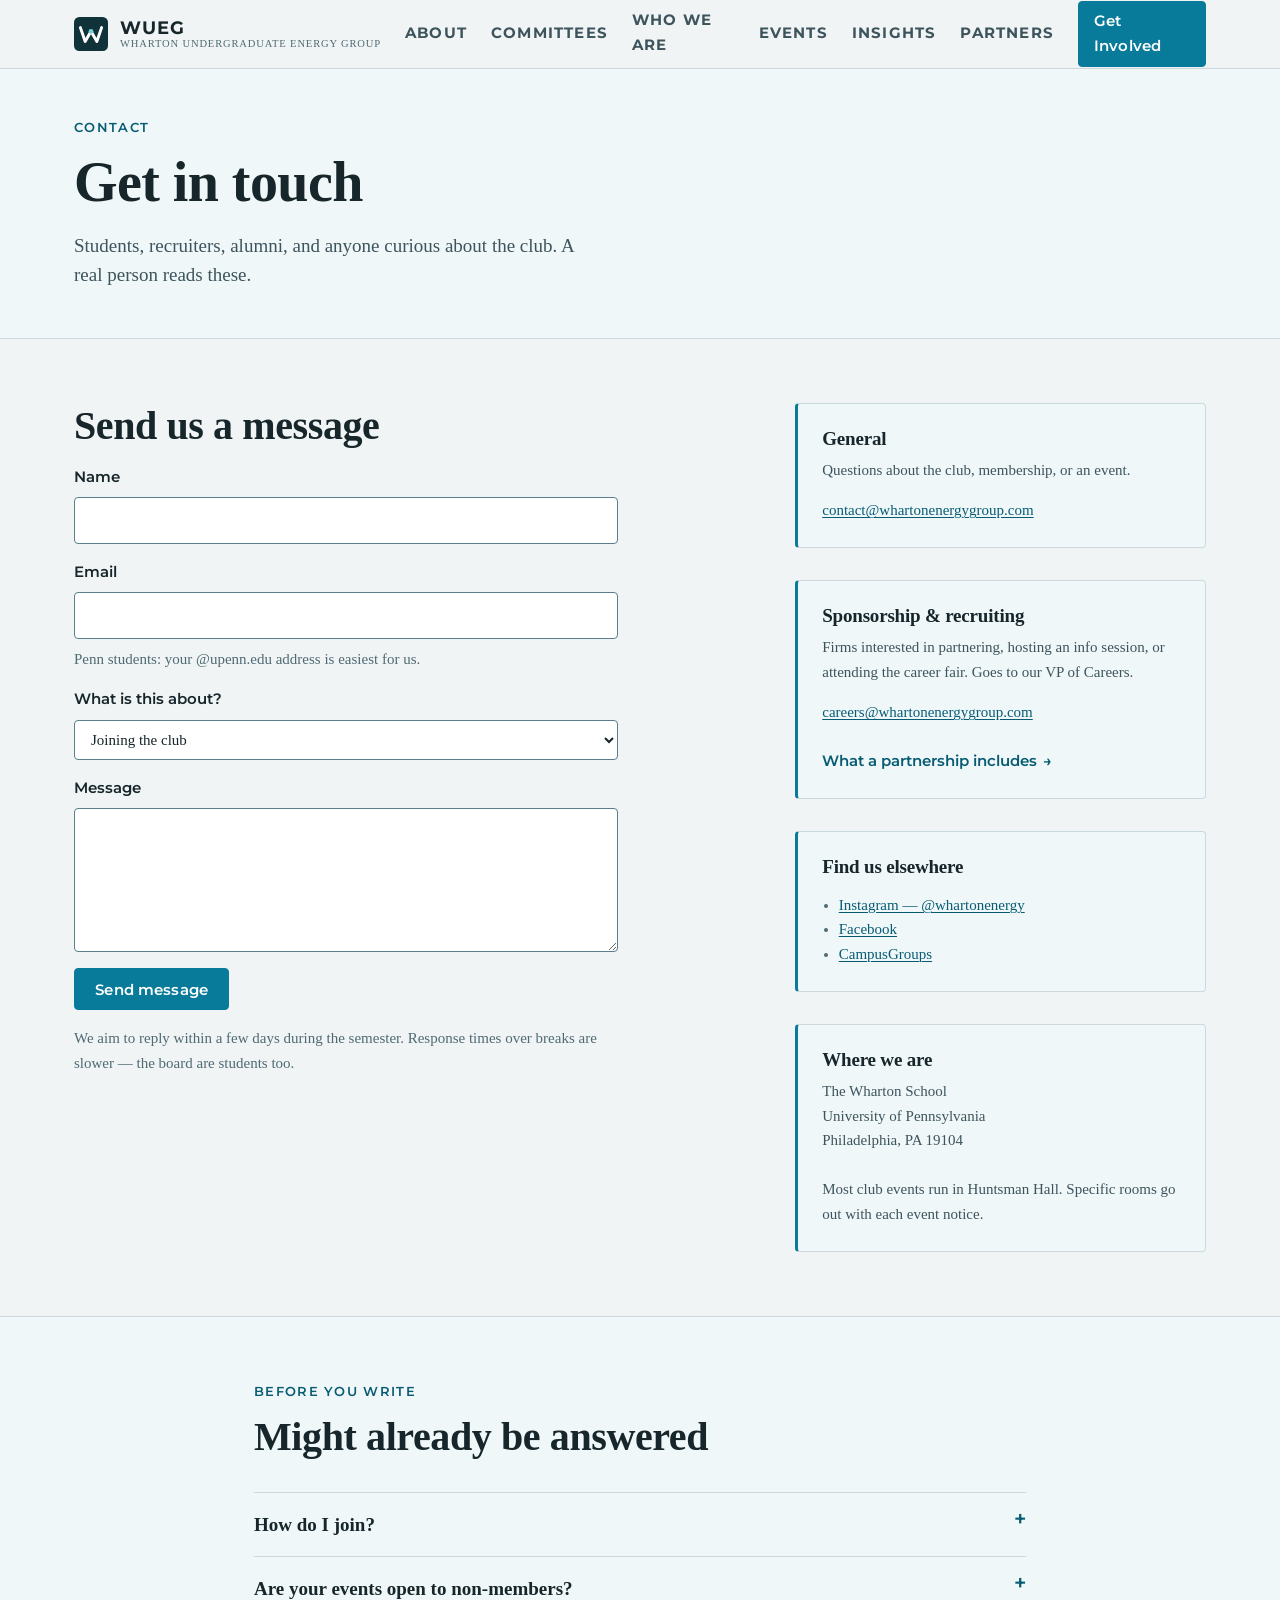
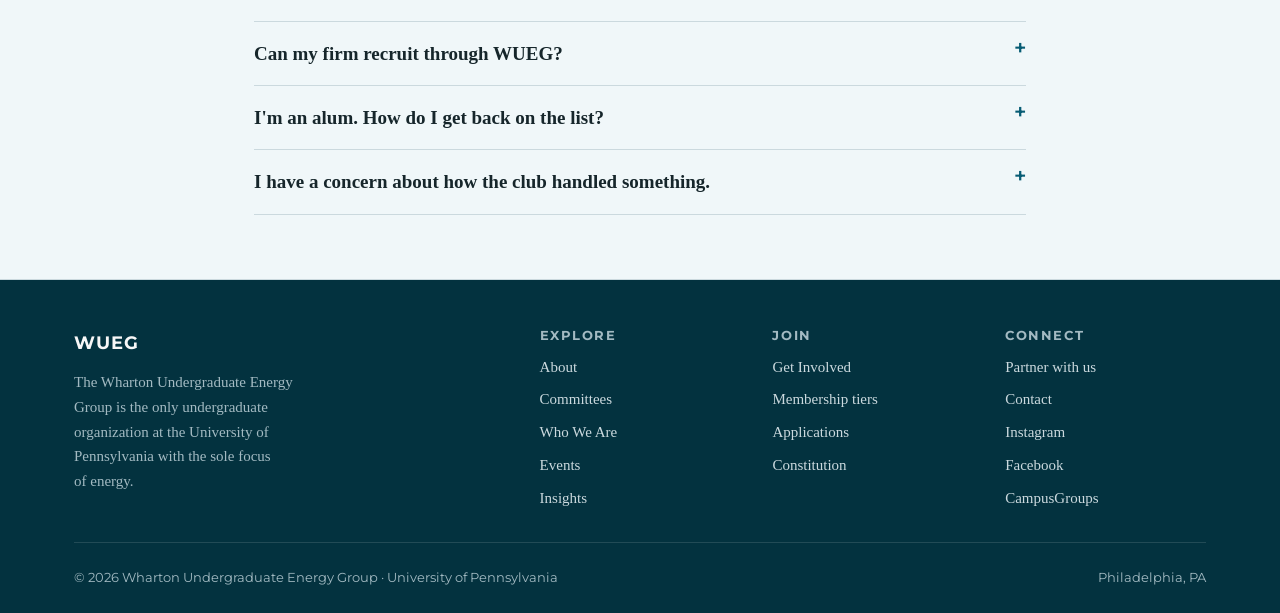
<file: contact.html>
<!DOCTYPE html>
<html lang="en">
<head>
<meta charset="utf-8">
<meta name="viewport" content="width=device-width, initial-scale=1">
<title>Contact | Wharton Undergraduate Energy Group</title>
<meta name="description" content="Get in touch with the Wharton Undergraduate Energy Group — general questions, sponsorship and recruiting, media, and alumni.">
<link rel="icon" href="assets/img/favicon.svg" type="image/svg+xml">
<link rel="preconnect" href="https://fonts.googleapis.com">
<link rel="preconnect" href="https://fonts.gstatic.com" crossorigin>
<link href="https://fonts.googleapis.com/css2?family=Montserrat:wght@500;600;700&display=swap" rel="stylesheet">
<link rel="stylesheet" href="assets/css/styles.css">
<meta property="og:type" content="website">
<meta property="og:title" content="Contact | Wharton Undergraduate Energy Group">
<meta property="og:description" content="Get in touch with WUEG.">
</head>
<body>
<a class="skip-link" href="#main">Skip to content</a>

<header class="site-header">
  <div class="container site-header__inner">
    <a class="brand" href="index.html">
      <img class="brand__mark" src="assets/img/logo.svg" alt="" width="34" height="34">
      <span class="brand__text">
        <span class="brand__abbr">WUEG</span>
        <span class="brand__full">Wharton Undergraduate Energy Group</span>
      </span>
    </a>
    <button class="nav-toggle" type="button" aria-expanded="false" aria-controls="primary-nav">
      <span class="nav-toggle__bars" aria-hidden="true"></span>
      Menu
    </button>
    <nav class="nav" id="primary-nav" aria-label="Primary">
      <ul class="nav__list">
        <li><a class="nav__link" href="about.html">About</a></li>
        <li><a class="nav__link" href="committees.html">Committees</a></li>
        <li><a class="nav__link" href="team.html">Who We Are</a></li>
        <li><a class="nav__link" href="events.html">Events</a></li>
        <li><a class="nav__link" href="insights.html">Insights</a></li>
        <li><a class="nav__link" href="partners.html">Partners</a></li>
      </ul>
      <a class="btn btn--primary btn--sm" href="involvement.html">Get Involved</a>
    </nav>
  </div>
</header>

<main id="main">

  <section class="page-hero">
    <div class="container">
      <div class="page-hero__inner">
        <span class="eyebrow">Contact</span>
        <h1>Get in touch</h1>
        <p class="lede">
          Students, recruiters, alumni, and anyone curious about the club. A real person reads
          these.
        </p>
      </div>
    </div>
  </section>

  <section class="section">
    <div class="container">
      <div class="split split--sidebar">

        <!-- ============ FORM ============ -->
        <div>
          <h2>Send us a message</h2>

          <!--
            ================================================================
            EDIT ME — make this form actually send.

            A static site cannot email on its own. Two easy options:

            A) Formspree (https://formspree.io) — free tier is fine for this
               volume. Create a form, then set:
                   action="https://formspree.io/f/YOUR_FORM_ID"
                   method="POST"
               Nothing else changes; the field names below already work.

            B) Google Forms — build the form there and replace this whole
               <form> block with the Google Forms <iframe> embed.

            Until one of those is wired up, the button below does nothing.
            The mailto links in the sidebar still work, so the page is not
            a dead end in the meantime.
            ================================================================
          -->
          <form class="form" action="#" method="post">
            <div class="field">
              <label for="name">Name</label>
              <input id="name" name="name" type="text" autocomplete="name" required>
            </div>

            <div class="field">
              <label for="email">Email</label>
              <input id="email" name="email" type="email" autocomplete="email" required>
              <span class="hint">Penn students: your @upenn.edu address is easiest for us.</span>
            </div>

            <div class="field">
              <label for="topic">What is this about?</label>
              <select id="topic" name="topic">
                <option>Joining the club</option>
                <option>A specific committee</option>
                <option>An event</option>
                <option>Sponsorship or recruiting</option>
                <option>Alumni</option>
                <option>Press or media</option>
                <option>Something else</option>
              </select>
            </div>

            <div class="field">
              <label for="message">Message</label>
              <textarea id="message" name="message" required></textarea>
            </div>

            <div>
              <button class="btn btn--primary" type="submit">Send message</button>
            </div>

            <p class="small mb-0">
              We aim to reply within a few days during the semester. Response times over breaks
              are slower — the board are students too.
            </p>
          </form>
        </div>

        <!-- ============ DIRECT ============ -->
        <aside class="stack-lg">
          <!--
            EDIT ME — CONFIRM THESE ADDRESSES BEFORE LAUNCH.
            These are placeholders. Replace every occurrence of
            @whartonenergygroup.com below with the club's real inboxes.
          -->
          <div class="callout">
            <h3>General</h3>
            <p>
              Questions about the club, membership, or an event.
            </p>
            <p class="mb-0">
              <a href="mailto:contact@whartonenergygroup.com">contact@whartonenergygroup.com</a>
            </p>
          </div>

          <div class="callout">
            <h3>Sponsorship &amp; recruiting</h3>
            <p>
              Firms interested in partnering, hosting an info session, or attending the career
              fair. Goes to our VP of Careers.
            </p>
            <p class="mb-0">
              <a href="mailto:careers@whartonenergygroup.com">careers@whartonenergygroup.com</a>
            </p>
            <p class="small mt-5 mb-0">
              <a class="arrow-link" href="partners.html">What a partnership includes</a>
            </p>
          </div>

          <div class="callout">
            <h3>Find us elsewhere</h3>
            <ul class="small" style="padding-left:1.1em; margin-bottom:0;">
              <li><a href="https://www.instagram.com/whartonenergy/" rel="noopener">Instagram — @whartonenergy</a></li>
              <li><a href="https://www.facebook.com/WhartonEnergyGroup/" rel="noopener">Facebook</a></li>
              <li><a href="https://groups.wharton.upenn.edu/WUEG/" rel="noopener">CampusGroups</a></li>
            </ul>
          </div>

          <div class="callout">
            <h3>Where we are</h3>
            <p class="mb-0">
              The Wharton School<br>
              University of Pennsylvania<br>
              Philadelphia, PA 19104
            </p>
            <p class="small mt-5 mb-0">
              Most club events run in Huntsman Hall. Specific rooms go out with each event notice.
            </p>
          </div>
        </aside>
      </div>
    </div>
  </section>

  <!-- ============ QUICK ANSWERS ============ -->
  <section class="section section--alt">
    <div class="container container--narrow">
      <span class="eyebrow">Before you write</span>
      <h2>Might already be answered</h2>
      <div class="faq mt-6">
        <details class="faq__item">
          <summary>How do I join?</summary>
          <div class="faq__answer">
            <p>
              Join the general body listserv any time; committee applications open in fall
              recruitment and whenever a seat opens up.
              <a href="involvement.html">Full details on the Get Involved page.</a>
            </p>
          </div>
        </details>
        <details class="faq__item">
          <summary>Are your events open to non-members?</summary>
          <div class="faq__answer">
            <p>
              Most professional and educational events are open to all Penn students. Social
              events are for general body and committee members.
              <a href="events.html">See what's coming up.</a>
            </p>
          </div>
        </details>
        <details class="faq__item">
          <summary>Can my firm recruit through WUEG?</summary>
          <div class="faq__answer">
            <p>
              Yes — that is half of our stated mission. Email the Careers address above and we
              will send the current sponsorship document.
              <a href="partners.html">What's on offer.</a>
            </p>
          </div>
        </details>
        <details class="faq__item">
          <summary>I'm an alum. How do I get back on the list?</summary>
          <div class="faq__answer">
            <p>
              Email the general address with your graduation year and where you work now, and we
              will add you to the alumni database.
              <a href="partners.html">More ways to help.</a>
            </p>
          </div>
        </details>
        <details class="faq__item">
          <summary>I have a concern about how the club handled something.</summary>
          <div class="faq__answer">
            <p>
              Raise it with any officer, or with the President directly. Our constitution sets out
              written process and appeal rights for membership and officer decisions. Concerns
              involving harassment, hazing, or discrimination are reported to Penn's Office of
              Student Affairs and, where applicable, the Wharton Council and the Center for
              Community Standards and Accountability — and you can contact those offices directly
              at any point.
            </p>
            <p>
              <a class="arrow-link" href="constitution.html">Read the constitution</a>
            </p>
          </div>
        </details>
      </div>
    </div>
  </section>

</main>

<footer class="site-footer">
  <div class="container">
    <div class="site-footer__grid">
      <div class="site-footer__brand">
        <span class="brand__abbr">WUEG</span>
        <p>
          The Wharton Undergraduate Energy Group is the only undergraduate organization at the
          University of Pennsylvania with the sole focus of energy.
        </p>
      </div>
      <div>
        <h2>Explore</h2>
        <ul>
          <li><a href="about.html">About</a></li>
          <li><a href="committees.html">Committees</a></li>
          <li><a href="team.html">Who We Are</a></li>
          <li><a href="events.html">Events</a></li>
          <li><a href="insights.html">Insights</a></li>
        </ul>
      </div>
      <div>
        <h2>Join</h2>
        <ul>
          <li><a href="involvement.html">Get Involved</a></li>
          <li><a href="involvement.html#membership">Membership tiers</a></li>
          <li><a href="involvement.html#applications">Applications</a></li>
          <li><a href="constitution.html">Constitution</a></li>
        </ul>
      </div>
      <div>
        <h2>Connect</h2>
        <ul>
          <li><a href="partners.html">Partner with us</a></li>
          <li><a href="contact.html">Contact</a></li>
          <li><a href="https://www.instagram.com/whartonenergy/" rel="noopener">Instagram</a></li>
          <li><a href="https://www.facebook.com/WhartonEnergyGroup/" rel="noopener">Facebook</a></li>
          <li><a href="https://groups.wharton.upenn.edu/WUEG/" rel="noopener">CampusGroups</a></li>
        </ul>
      </div>
    </div>
    <div class="site-footer__bottom">
      <span>&copy; <span data-year>2026</span> Wharton Undergraduate Energy Group · University of Pennsylvania</span>
      <span>Philadelphia, PA</span>
    </div>
  </div>
</footer>

<script src="assets/js/main.js" defer></script>
</body>
</html>
</file>
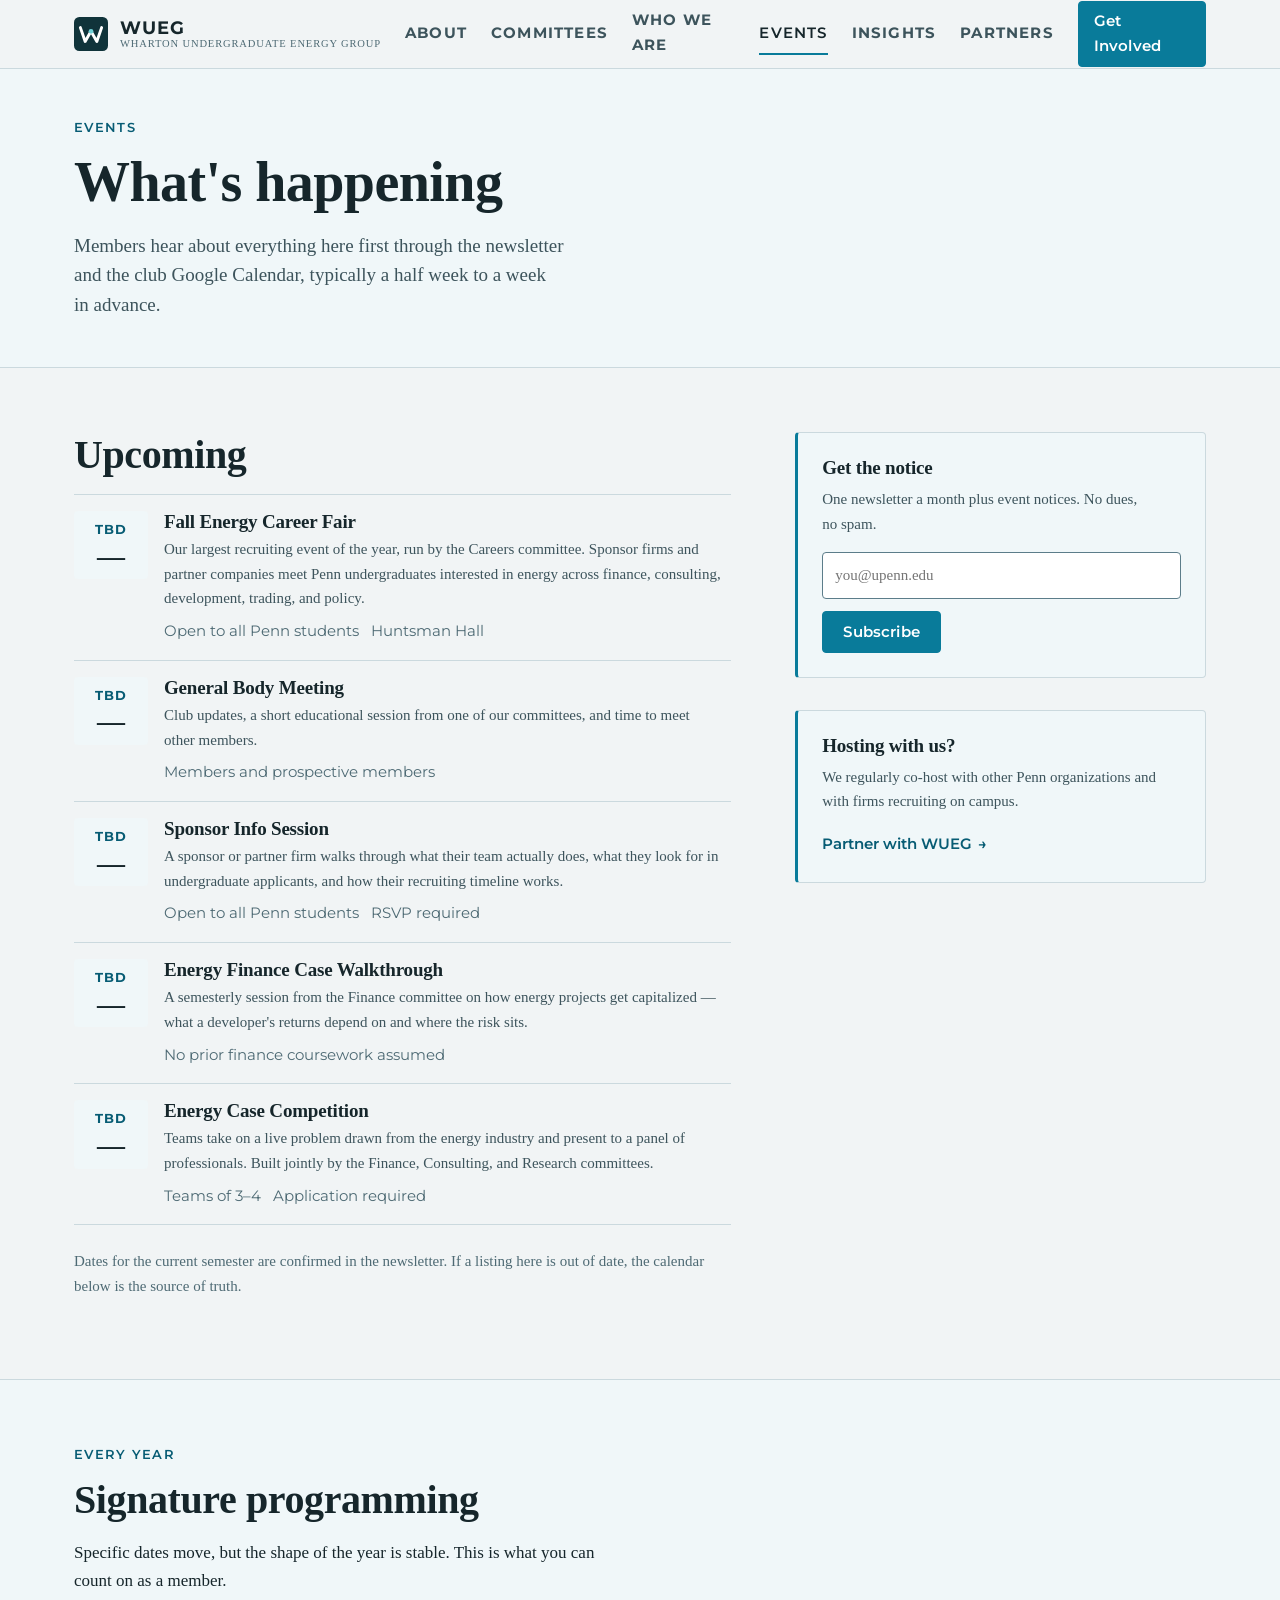
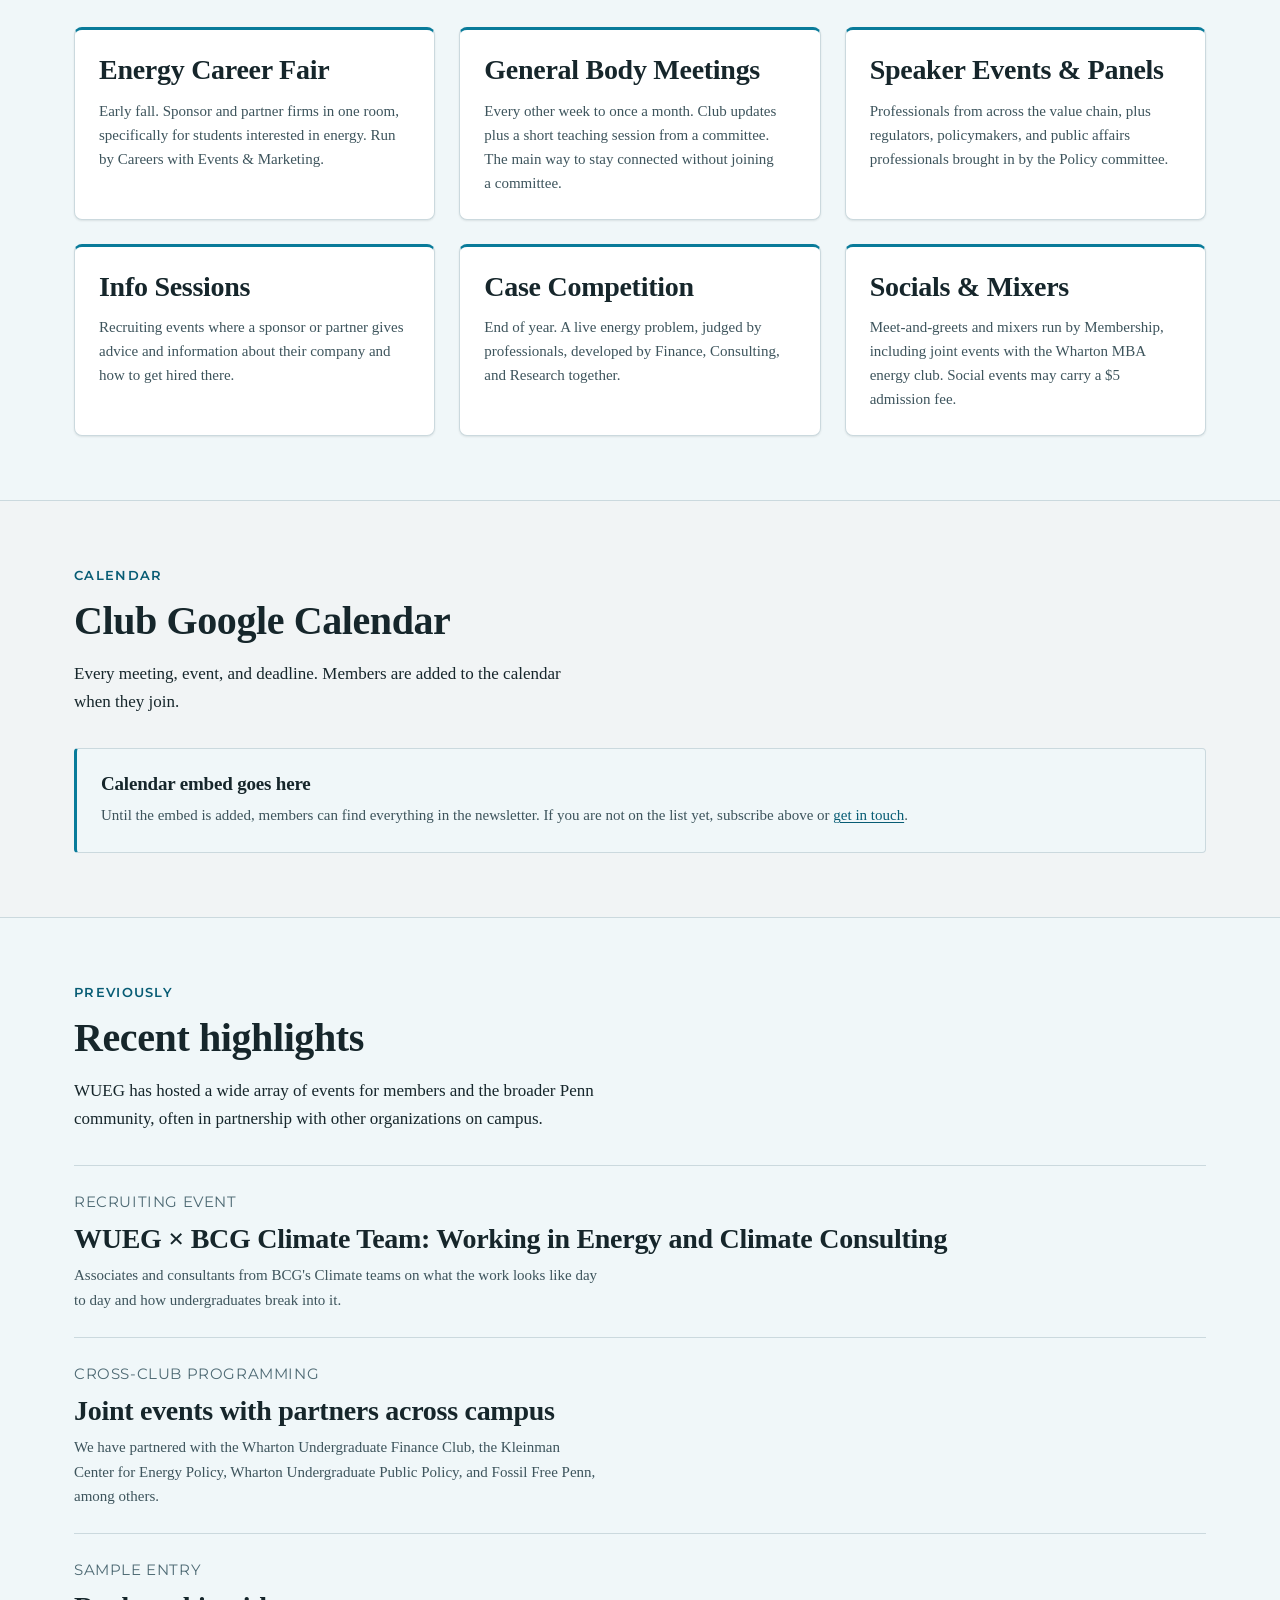
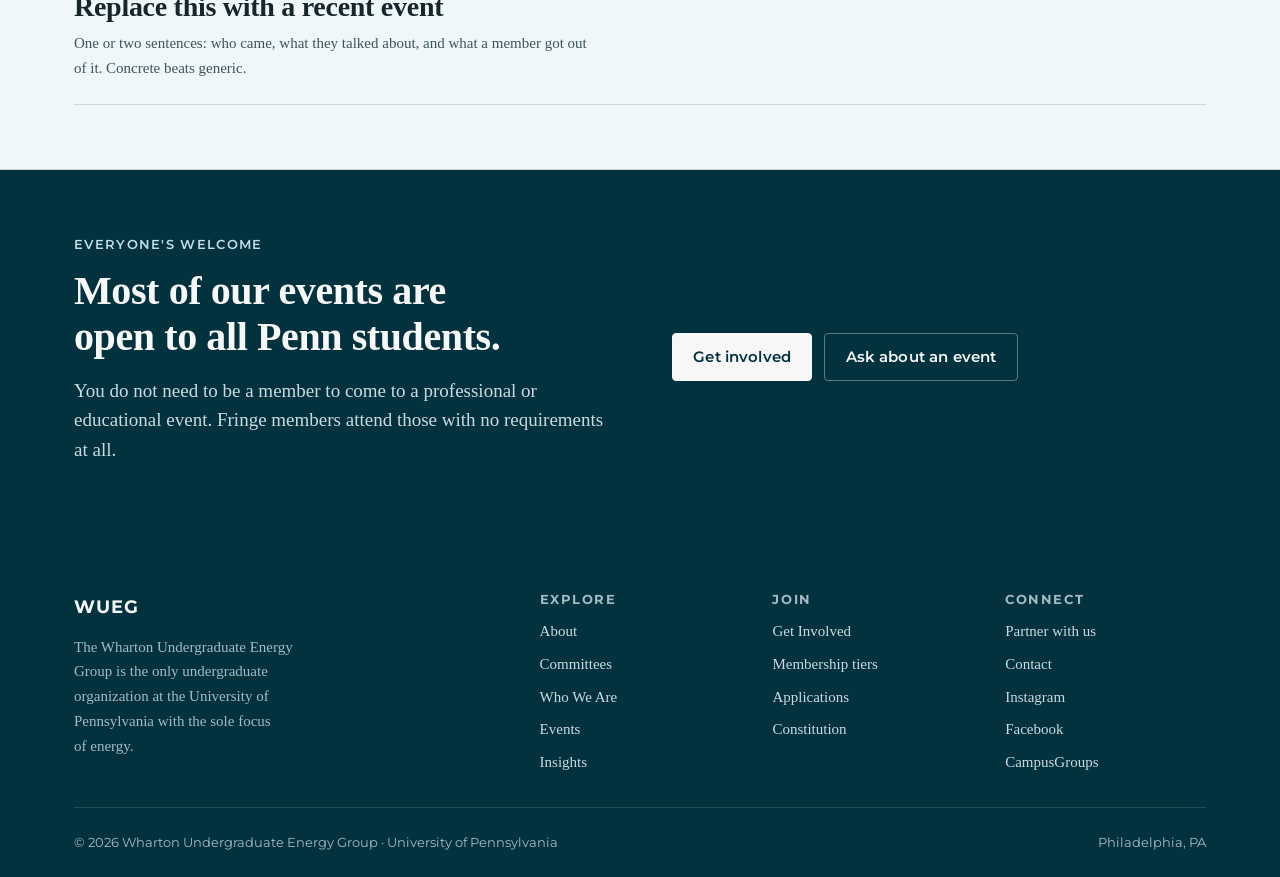
<file: events.html>
<!DOCTYPE html>
<html lang="en">
<head>
<meta charset="utf-8">
<meta name="viewport" content="width=device-width, initial-scale=1">
<title>Events | Wharton Undergraduate Energy Group</title>
<meta name="description" content="WUEG events — the fall energy career fair, general body meetings, speaker events and info sessions, the energy case competition, and socials.">
<link rel="icon" href="assets/img/favicon.svg" type="image/svg+xml">
<link rel="preconnect" href="https://fonts.googleapis.com">
<link rel="preconnect" href="https://fonts.gstatic.com" crossorigin>
<link href="https://fonts.googleapis.com/css2?family=Montserrat:wght@500;600;700&display=swap" rel="stylesheet">
<link rel="stylesheet" href="assets/css/styles.css">
<meta property="og:type" content="website">
<meta property="og:title" content="Events | Wharton Undergraduate Energy Group">
<meta property="og:description" content="Career fair, speaker events, case competition, GBMs, and socials.">
</head>
<body>
<a class="skip-link" href="#main">Skip to content</a>

<header class="site-header">
  <div class="container site-header__inner">
    <a class="brand" href="index.html">
      <img class="brand__mark" src="assets/img/logo.svg" alt="" width="34" height="34">
      <span class="brand__text">
        <span class="brand__abbr">WUEG</span>
        <span class="brand__full">Wharton Undergraduate Energy Group</span>
      </span>
    </a>
    <button class="nav-toggle" type="button" aria-expanded="false" aria-controls="primary-nav">
      <span class="nav-toggle__bars" aria-hidden="true"></span>
      Menu
    </button>
    <nav class="nav" id="primary-nav" aria-label="Primary">
      <ul class="nav__list">
        <li><a class="nav__link" href="about.html">About</a></li>
        <li><a class="nav__link" href="committees.html">Committees</a></li>
        <li><a class="nav__link" href="team.html">Who We Are</a></li>
        <li><a class="nav__link" href="events.html" aria-current="page">Events</a></li>
        <li><a class="nav__link" href="insights.html">Insights</a></li>
        <li><a class="nav__link" href="partners.html">Partners</a></li>
      </ul>
      <a class="btn btn--primary btn--sm" href="involvement.html">Get Involved</a>
    </nav>
  </div>
</header>

<main id="main">

  <section class="page-hero">
    <div class="container">
      <div class="page-hero__inner">
        <span class="eyebrow">Events</span>
        <h1>What's happening</h1>
        <p class="lede">
          Members hear about everything here first through the newsletter and the club Google
          Calendar, typically a half week to a week in advance.
        </p>
      </div>
    </div>
  </section>

  <!-- ============ UPCOMING ============ -->
  <section class="section" id="upcoming">
    <div class="container">
      <div class="split split--sidebar">
        <div>
          <h2>Upcoming</h2>

          <!--
            ================================================================
            EDIT ME — upcoming events

            Copy one <article class="event"> block per event. Keep them in
            date order, newest first. When an event passes, either delete
            the block or move it down to the "Recent highlights" section.

            event__month  three-letter month, e.g. SEP
            event__day    day of month, e.g. 24
            event__meta   one <span> per fact: audience, location, RSVP link
            ================================================================
          -->

          <div class="events">

            <article class="event">
              <div class="event__date">
                <span class="event__month">TBD</span>
                <span class="event__day">—</span>
              </div>
              <div class="event__body">
                <h3>Fall Energy Career Fair</h3>
                <p>
                  Our largest recruiting event of the year, run by the Careers committee. Sponsor
                  firms and partner companies meet Penn undergraduates interested in energy across
                  finance, consulting, development, trading, and policy.
                </p>
                <div class="event__meta">
                  <span>Open to all Penn students</span>
                  <span>Huntsman Hall</span>
                </div>
              </div>
            </article>

            <article class="event">
              <div class="event__date">
                <span class="event__month">TBD</span>
                <span class="event__day">—</span>
              </div>
              <div class="event__body">
                <h3>General Body Meeting</h3>
                <p>
                  Club updates, a short educational session from one of our committees, and time
                  to meet other members.
                </p>
                <div class="event__meta">
                  <span>Members and prospective members</span>
                </div>
              </div>
            </article>

            <article class="event">
              <div class="event__date">
                <span class="event__month">TBD</span>
                <span class="event__day">—</span>
              </div>
              <div class="event__body">
                <h3>Sponsor Info Session</h3>
                <p>
                  A sponsor or partner firm walks through what their team actually does, what
                  they look for in undergraduate applicants, and how their recruiting timeline
                  works.
                </p>
                <div class="event__meta">
                  <span>Open to all Penn students</span>
                  <span>RSVP required</span>
                </div>
              </div>
            </article>

            <article class="event">
              <div class="event__date">
                <span class="event__month">TBD</span>
                <span class="event__day">—</span>
              </div>
              <div class="event__body">
                <h3>Energy Finance Case Walkthrough</h3>
                <p>
                  A semesterly session from the Finance committee on how energy projects get
                  capitalized — what a developer's returns depend on and where the risk sits.
                </p>
                <div class="event__meta">
                  <span>No prior finance coursework assumed</span>
                </div>
              </div>
            </article>

            <article class="event">
              <div class="event__date">
                <span class="event__month">TBD</span>
                <span class="event__day">—</span>
              </div>
              <div class="event__body">
                <h3>Energy Case Competition</h3>
                <p>
                  Teams take on a live problem drawn from the energy industry and present to a
                  panel of professionals. Built jointly by the Finance, Consulting, and Research
                  committees.
                </p>
                <div class="event__meta">
                  <span>Teams of 3–4</span>
                  <span>Application required</span>
                </div>
              </div>
            </article>

          </div>

          <p class="small mt-5">
            Dates for the current semester are confirmed in the newsletter. If a listing here is
            out of date, the calendar below is the source of truth.
          </p>
        </div>

        <aside class="stack-lg">
          <div class="callout">
            <h3>Get the notice</h3>
            <p>
              One newsletter a month plus event notices. No dues, no spam.
            </p>
            <form class="subscribe" action="#" method="post" data-newsletter>
              <!-- EDIT ME: point action= at your Mailchimp or Google Form endpoint. -->
              <label class="visually-hidden" for="events-email">Email address</label>
              <input id="events-email" type="email" name="EMAIL" placeholder="you@upenn.edu" required>
              <button class="btn btn--primary" type="submit">Subscribe</button>
            </form>
          </div>
          <div class="callout">
            <h3>Hosting with us?</h3>
            <p>
              We regularly co-host with other Penn organizations and with firms recruiting on
              campus.
            </p>
            <a class="arrow-link" href="partners.html">Partner with WUEG</a>
          </div>
        </aside>
      </div>
    </div>
  </section>

  <!-- ============ SIGNATURE PROGRAMMING ============ -->
  <section class="section section--alt" id="programming">
    <div class="container">
      <div class="section-head">
        <span class="eyebrow">Every year</span>
        <h2>Signature programming</h2>
        <p>
          Specific dates move, but the shape of the year is stable. This is what you can count on
          as a member.
        </p>
      </div>
      <div class="grid grid--3">
        <div class="card card--accent">
          <h3>Energy Career Fair</h3>
          <p>
            Early fall. Sponsor and partner firms in one room, specifically for students
            interested in energy. Run by Careers with Events &amp; Marketing.
          </p>
        </div>
        <div class="card card--accent">
          <h3>General Body Meetings</h3>
          <p>
            Every other week to once a month. Club updates plus a short teaching session from a
            committee. The main way to stay connected without joining a committee.
          </p>
        </div>
        <div class="card card--accent">
          <h3>Speaker Events &amp; Panels</h3>
          <p>
            Professionals from across the value chain, plus regulators, policymakers, and public
            affairs professionals brought in by the Policy committee.
          </p>
        </div>
        <div class="card card--accent">
          <h3>Info Sessions</h3>
          <p>
            Recruiting events where a sponsor or partner gives advice and information about their
            company and how to get hired there.
          </p>
        </div>
        <div class="card card--accent">
          <h3>Case Competition</h3>
          <p>
            End of year. A live energy problem, judged by professionals, developed by Finance,
            Consulting, and Research together.
          </p>
        </div>
        <div class="card card--accent">
          <h3>Socials &amp; Mixers</h3>
          <p>
            Meet-and-greets and mixers run by Membership, including joint events with the Wharton
            MBA energy club. Social events may carry a $5 admission fee.
          </p>
        </div>
      </div>
    </div>
  </section>

  <!-- ============ CALENDAR ============ -->
  <section class="section" id="calendar">
    <div class="container">
      <div class="section-head">
        <span class="eyebrow">Calendar</span>
        <h2>Club Google Calendar</h2>
        <p>
          Every meeting, event, and deadline. Members are added to the calendar when they join.
        </p>
      </div>

      <!--
        EDIT ME — embed the club Google Calendar.

        In Google Calendar: Settings → the club calendar → "Integrate calendar"
        → copy the <iframe> under "Embed code" and paste it in place of the
        block below. Add  title="WUEG club calendar"  and  loading="lazy"  to
        the iframe for accessibility and performance. Make sure the calendar's
        sharing setting is "Make available to public → See only free/busy" or
        "See all event details", or the embed renders blank for visitors.
      -->
      <div class="callout">
        <h3>Calendar embed goes here</h3>
        <p>
          Until the embed is added, members can find everything in the newsletter. If you are not
          on the list yet, subscribe above or <a href="contact.html">get in touch</a>.
        </p>
      </div>
    </div>
  </section>

  <!-- ============ PAST EVENTS ============ -->
  <section class="section section--alt" id="past">
    <div class="container">
      <div class="section-head">
        <span class="eyebrow">Previously</span>
        <h2>Recent highlights</h2>
        <p>
          WUEG has hosted a wide array of events for members and the broader Penn community,
          often in partnership with other organizations on campus.
        </p>
      </div>

      <!-- EDIT ME: replace with real past events as you run them. -->
      <div class="posts">
        <article class="post">
          <span class="post__meta">Recruiting event</span>
          <h3>WUEG × BCG Climate Team: Working in Energy and Climate Consulting</h3>
          <p>
            Associates and consultants from BCG's Climate teams on what the work looks like day to
            day and how undergraduates break into it.
          </p>
        </article>
        <article class="post">
          <span class="post__meta">Cross-club programming</span>
          <h3>Joint events with partners across campus</h3>
          <p>
            We have partnered with the Wharton Undergraduate Finance Club, the Kleinman Center for
            Energy Policy, Wharton Undergraduate Public Policy, and Fossil Free Penn, among
            others.
          </p>
        </article>
        <article class="post">
          <span class="post__meta">Sample entry</span>
          <h3>Replace this with a recent event</h3>
          <p>
            One or two sentences: who came, what they talked about, and what a member got out of
            it. Concrete beats generic.
          </p>
        </article>
      </div>
    </div>
  </section>

  <section class="section section--ink">
    <div class="container">
      <div class="split">
        <div>
          <span class="eyebrow">Everyone's welcome</span>
          <h2>Most of our events are open to all Penn students.</h2>
          <p class="lede">
            You do not need to be a member to come to a professional or educational event. Fringe
            members attend those with no requirements at all.
          </p>
        </div>
        <div class="cluster" style="align-self: center;">
          <a class="btn btn--light" href="involvement.html">Get involved</a>
          <a class="btn btn--ghost" href="contact.html">Ask about an event</a>
        </div>
      </div>
    </div>
  </section>

</main>

<footer class="site-footer">
  <div class="container">
    <div class="site-footer__grid">
      <div class="site-footer__brand">
        <span class="brand__abbr">WUEG</span>
        <p>
          The Wharton Undergraduate Energy Group is the only undergraduate organization at the
          University of Pennsylvania with the sole focus of energy.
        </p>
      </div>
      <div>
        <h2>Explore</h2>
        <ul>
          <li><a href="about.html">About</a></li>
          <li><a href="committees.html">Committees</a></li>
          <li><a href="team.html">Who We Are</a></li>
          <li><a href="events.html">Events</a></li>
          <li><a href="insights.html">Insights</a></li>
        </ul>
      </div>
      <div>
        <h2>Join</h2>
        <ul>
          <li><a href="involvement.html">Get Involved</a></li>
          <li><a href="involvement.html#membership">Membership tiers</a></li>
          <li><a href="involvement.html#applications">Applications</a></li>
          <li><a href="constitution.html">Constitution</a></li>
        </ul>
      </div>
      <div>
        <h2>Connect</h2>
        <ul>
          <li><a href="partners.html">Partner with us</a></li>
          <li><a href="contact.html">Contact</a></li>
          <li><a href="https://www.instagram.com/whartonenergy/" rel="noopener">Instagram</a></li>
          <li><a href="https://www.facebook.com/WhartonEnergyGroup/" rel="noopener">Facebook</a></li>
          <li><a href="https://groups.wharton.upenn.edu/WUEG/" rel="noopener">CampusGroups</a></li>
        </ul>
      </div>
    </div>
    <div class="site-footer__bottom">
      <span>&copy; <span data-year>2026</span> Wharton Undergraduate Energy Group · University of Pennsylvania</span>
      <span>Philadelphia, PA</span>
    </div>
  </div>
</footer>

<script src="assets/js/main.js" defer></script>
</body>
</html>
</file>
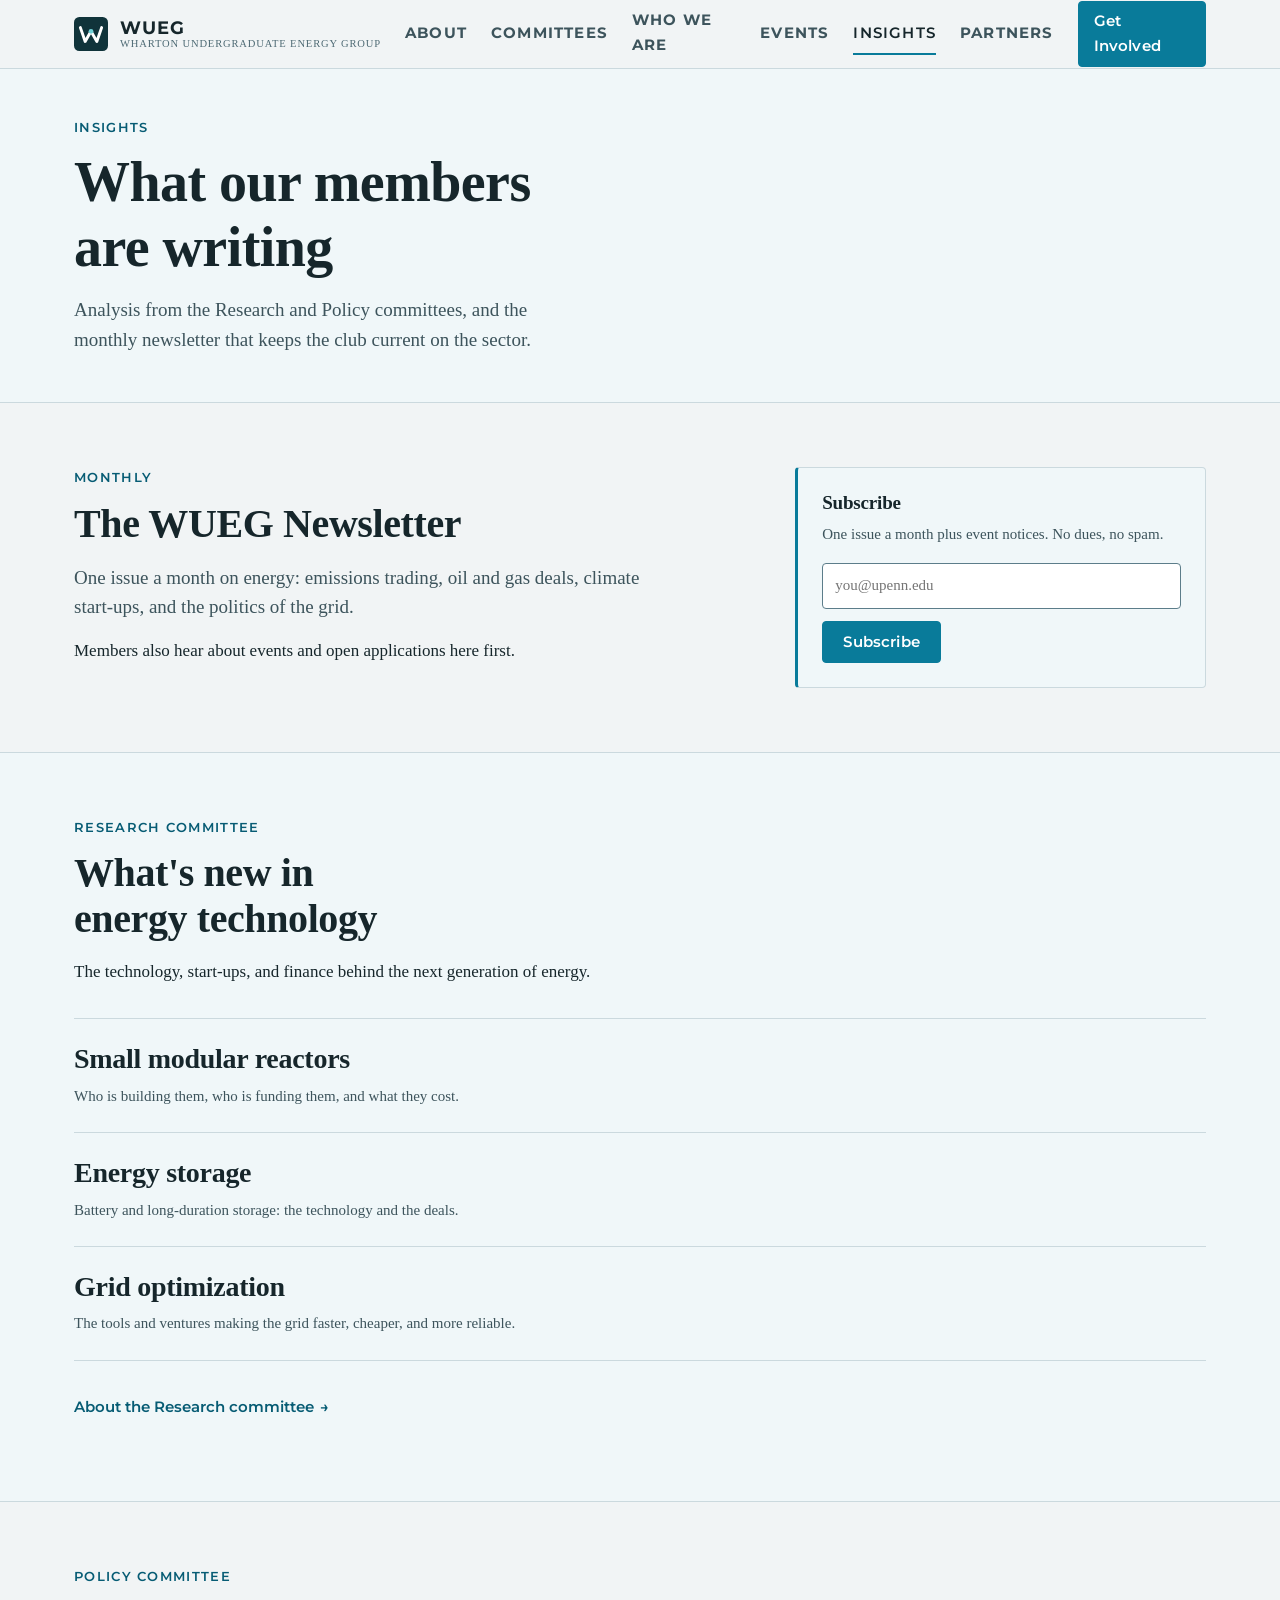
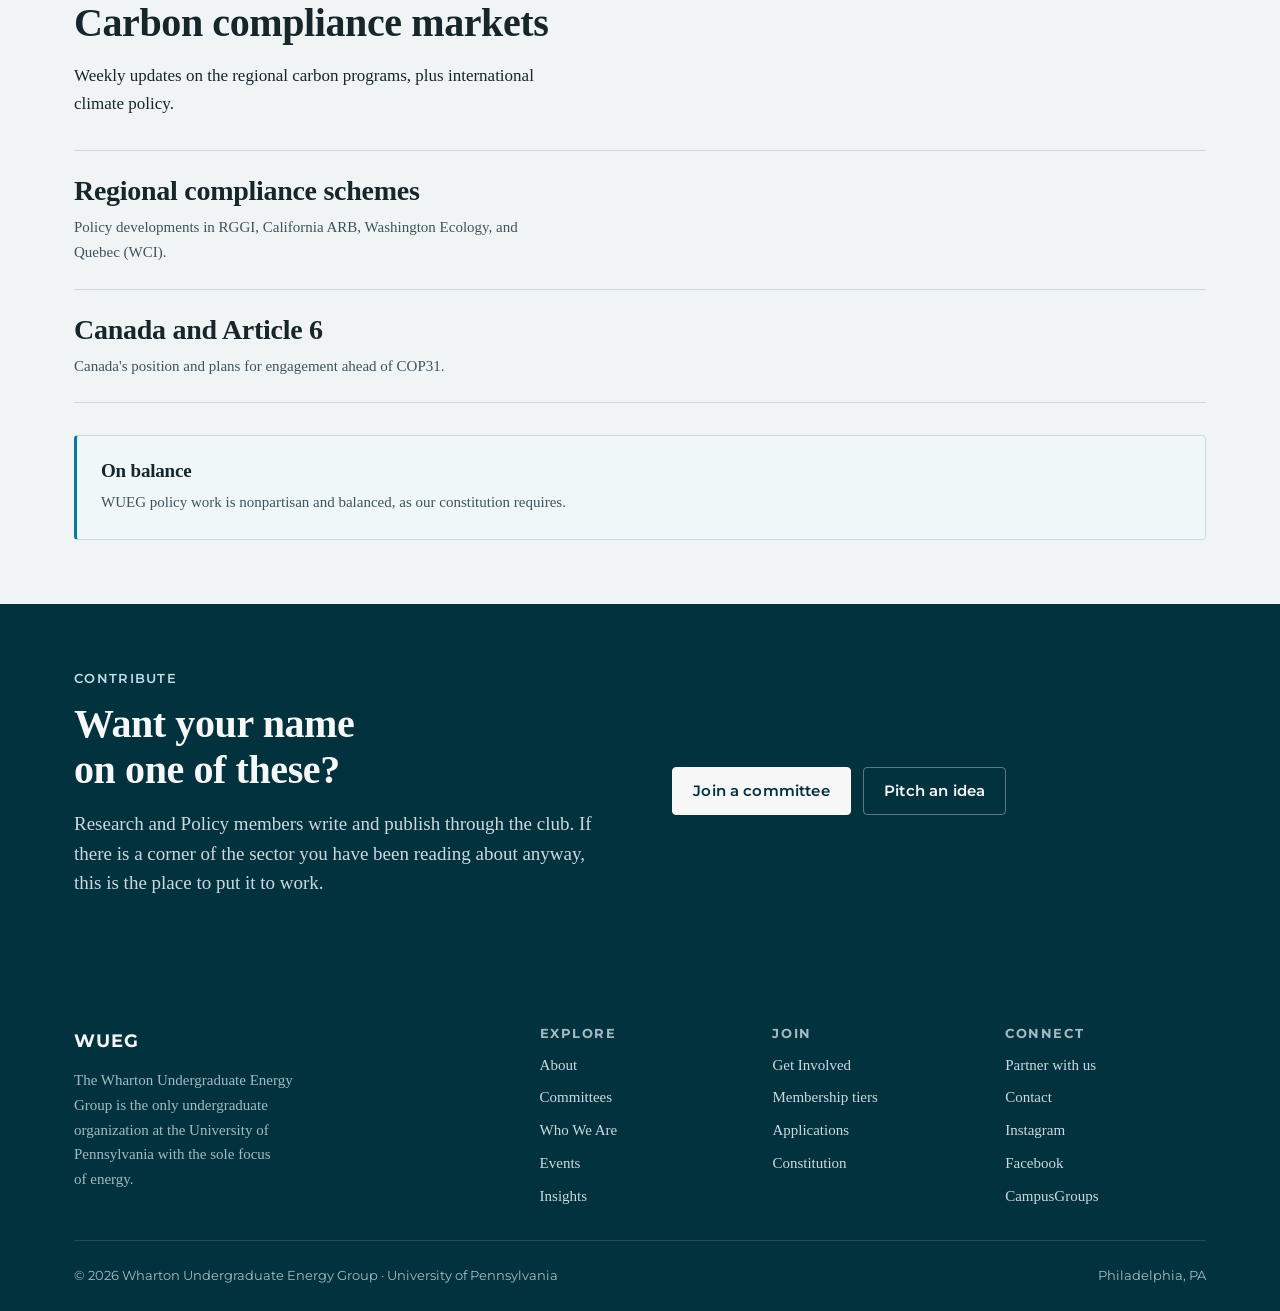
<file: insights.html>
<!DOCTYPE html>
<html lang="en">
<head>
<meta charset="utf-8">
<meta name="viewport" content="width=device-width, initial-scale=1">
<title>Insights | Wharton Undergraduate Energy Group</title>
<meta name="description" content="Member-written research and policy analysis from WUEG, plus the club's monthly newsletter archive.">
<link rel="icon" href="assets/img/favicon.svg" type="image/svg+xml">
<link rel="preconnect" href="https://fonts.googleapis.com">
<link rel="preconnect" href="https://fonts.gstatic.com" crossorigin>
<link href="https://fonts.googleapis.com/css2?family=Montserrat:wght@500;600;700&display=swap" rel="stylesheet">
<link rel="stylesheet" href="assets/css/styles.css">
<meta property="og:type" content="website">
<meta property="og:title" content="Insights | Wharton Undergraduate Energy Group">
<meta property="og:description" content="Research, policy analysis, and the WUEG newsletter.">
</head>
<body>
<a class="skip-link" href="#main">Skip to content</a>

<header class="site-header">
  <div class="container site-header__inner">
    <a class="brand" href="index.html">
      <img class="brand__mark" src="assets/img/logo.svg" alt="" width="34" height="34">
      <span class="brand__text">
        <span class="brand__abbr">WUEG</span>
        <span class="brand__full">Wharton Undergraduate Energy Group</span>
      </span>
    </a>
    <button class="nav-toggle" type="button" aria-expanded="false" aria-controls="primary-nav">
      <span class="nav-toggle__bars" aria-hidden="true"></span>
      Menu
    </button>
    <nav class="nav" id="primary-nav" aria-label="Primary">
      <ul class="nav__list">
        <li><a class="nav__link" href="about.html">About</a></li>
        <li><a class="nav__link" href="committees.html">Committees</a></li>
        <li><a class="nav__link" href="team.html">Who We Are</a></li>
        <li><a class="nav__link" href="events.html">Events</a></li>
        <li><a class="nav__link" href="insights.html" aria-current="page">Insights</a></li>
        <li><a class="nav__link" href="partners.html">Partners</a></li>
      </ul>
      <a class="btn btn--primary btn--sm" href="involvement.html">Get Involved</a>
    </nav>
  </div>
</header>

<main id="main">

  <section class="page-hero">
    <div class="container">
      <div class="page-hero__inner">
        <span class="eyebrow">Insights</span>
        <h1>What our members are writing</h1>
        <p class="lede">
          Analysis from the Research and Policy committees, and the monthly newsletter that keeps
          the club current on the sector.
        </p>
      </div>
    </div>
  </section>

    <!-- ============ NEWSLETTER ============ -->
  <section class="section">
    <div class="container">
      <div class="split split--sidebar">
        <div>
          <span class="eyebrow">Monthly</span>
          <h2>The WUEG Newsletter</h2>
          <p class="lede">
            One issue a month on energy: emissions trading, oil and gas deals, climate start-ups,
            and the politics of the grid.
          </p>
          <p>
            Members also hear about events and open applications here first.
          </p>

          <!--
            EDIT ME: newsletter archive.
            Add one <article class="post"> per issue, newest first, and link the
            Mailchimp campaign URL. Template:

            <div class="posts mt-6">
              <article class="post">
                <span class="post__meta">Issue · Month Year</span>
                <h3><a href="CAMPAIGN-URL">Issue title</a></h3>
                <p>One sentence on what's inside.</p>
              </article>
            </div>
          -->
        </div>

        <aside>
          <div class="callout">
            <h3>Subscribe</h3>
            <p>One issue a month plus event notices. No dues, no spam.</p>
            <form class="subscribe" action="#" method="post" data-newsletter>
              <!-- EDIT ME: point action= at your Mailchimp or Google Form endpoint. -->
              <label class="visually-hidden" for="insights-email">Email address</label>
              <input id="insights-email" type="email" name="EMAIL" placeholder="you@upenn.edu" required>
              <button class="btn btn--primary" type="submit">Subscribe</button>
            </form>
          </div>
        </aside>
      </div>
    </div>
  </section>

  <!-- ============ RESEARCH ============ -->
  <section class="section section--alt" id="research">
    <div class="container">
      <div class="section-head">
        <span class="eyebrow">Research committee</span>
        <h2>What's new in energy technology</h2>
        <p>
          The technology, start-ups, and finance behind the next generation of energy.
        </p>
      </div>

      <div class="posts">
        <article class="post">
          <h3>Small modular reactors</h3>
          <p>Who is building them, who is funding them, and what they cost.</p>
        </article>
        <article class="post">
          <h3>Energy storage</h3>
          <p>Battery and long-duration storage: the technology and the deals.</p>
        </article>
        <article class="post">
          <h3>Grid optimization</h3>
          <p>The tools and ventures making the grid faster, cheaper, and more reliable.</p>
        </article>
      </div>

      <!--
        EDIT ME: research articles.
        Add published pieces below, newest first. Template:

        <div class="posts mt-6">
          <article class="post">
            <span class="post__meta">Author name · Research · Month Year</span>
            <h3><a href="LINK-TO-PDF-OR-POST">Article title</a></h3>
            <p>One sentence stating the piece's claim.</p>
          </article>
        </div>
      -->

      <p class="mt-6">
        <a class="arrow-link" href="committees.html#research">About the Research committee</a>
      </p>
    </div>
  </section>

  <!-- ============ POLICY ============ -->
  <section class="section" id="policy">
    <div class="container">
      <div class="section-head">
        <span class="eyebrow">Policy committee</span>
        <h2>Carbon compliance markets</h2>
        <p>
          Weekly updates on the regional carbon programs, plus international climate policy.
        </p>
      </div>

      <div class="posts">
        <article class="post">
          <h3>Regional compliance schemes</h3>
          <p>
            Policy developments in RGGI, California ARB, Washington Ecology, and Quebec (WCI).
          </p>
        </article>
        <article class="post">
          <h3>Canada and Article 6</h3>
          <p>
            Canada's position and plans for engagement ahead of COP31.
          </p>
        </article>
      </div>

      <!--
        EDIT ME: policy briefs.
        Add published briefs below, newest first. Name the program, rule, or
        docket in the summary. Template:

        <div class="posts mt-6">
          <article class="post">
            <span class="post__meta">Author name · Policy · Month Year</span>
            <h3><a href="LINK-TO-BRIEF">Brief title</a></h3>
            <p>One sentence naming the program or rule.</p>
          </article>
        </div>
      -->

      <div class="callout mt-6">
        <h3>On balance</h3>
        <p>
          WUEG policy work is nonpartisan and balanced, as our constitution requires.
        </p>
      </div>
    </div>
  </section>

  <!-- ============ WRITE FOR US ============ -->
  <section class="section section--ink">
    <div class="container">
      <div class="split">
        <div>
          <span class="eyebrow">Contribute</span>
          <h2>Want your name on one of these?</h2>
          <p class="lede">
            Research and Policy members write and publish through the club. If there is a corner
            of the sector you have been reading about anyway, this is the place to put it to work.
          </p>
        </div>
        <div class="cluster" style="align-self: center;">
          <a class="btn btn--light" href="involvement.html#applications">Join a committee</a>
          <a class="btn btn--ghost" href="contact.html">Pitch an idea</a>
        </div>
      </div>
    </div>
  </section>

</main>

<footer class="site-footer">
  <div class="container">
    <div class="site-footer__grid">
      <div class="site-footer__brand">
        <span class="brand__abbr">WUEG</span>
        <p>
          The Wharton Undergraduate Energy Group is the only undergraduate organization at the
          University of Pennsylvania with the sole focus of energy.
        </p>
      </div>
      <div>
        <h2>Explore</h2>
        <ul>
          <li><a href="about.html">About</a></li>
          <li><a href="committees.html">Committees</a></li>
          <li><a href="team.html">Who We Are</a></li>
          <li><a href="events.html">Events</a></li>
          <li><a href="insights.html">Insights</a></li>
        </ul>
      </div>
      <div>
        <h2>Join</h2>
        <ul>
          <li><a href="involvement.html">Get Involved</a></li>
          <li><a href="involvement.html#membership">Membership tiers</a></li>
          <li><a href="involvement.html#applications">Applications</a></li>
          <li><a href="constitution.html">Constitution</a></li>
        </ul>
      </div>
      <div>
        <h2>Connect</h2>
        <ul>
          <li><a href="partners.html">Partner with us</a></li>
          <li><a href="contact.html">Contact</a></li>
          <li><a href="https://www.instagram.com/whartonenergy/" rel="noopener">Instagram</a></li>
          <li><a href="https://www.facebook.com/WhartonEnergyGroup/" rel="noopener">Facebook</a></li>
          <li><a href="https://groups.wharton.upenn.edu/WUEG/" rel="noopener">CampusGroups</a></li>
        </ul>
      </div>
    </div>
    <div class="site-footer__bottom">
      <span>&copy; <span data-year>2026</span> Wharton Undergraduate Energy Group · University of Pennsylvania</span>
      <span>Philadelphia, PA</span>
    </div>
  </div>
</footer>

<script src="assets/js/main.js" defer></script>
</body>
</html>
</file>
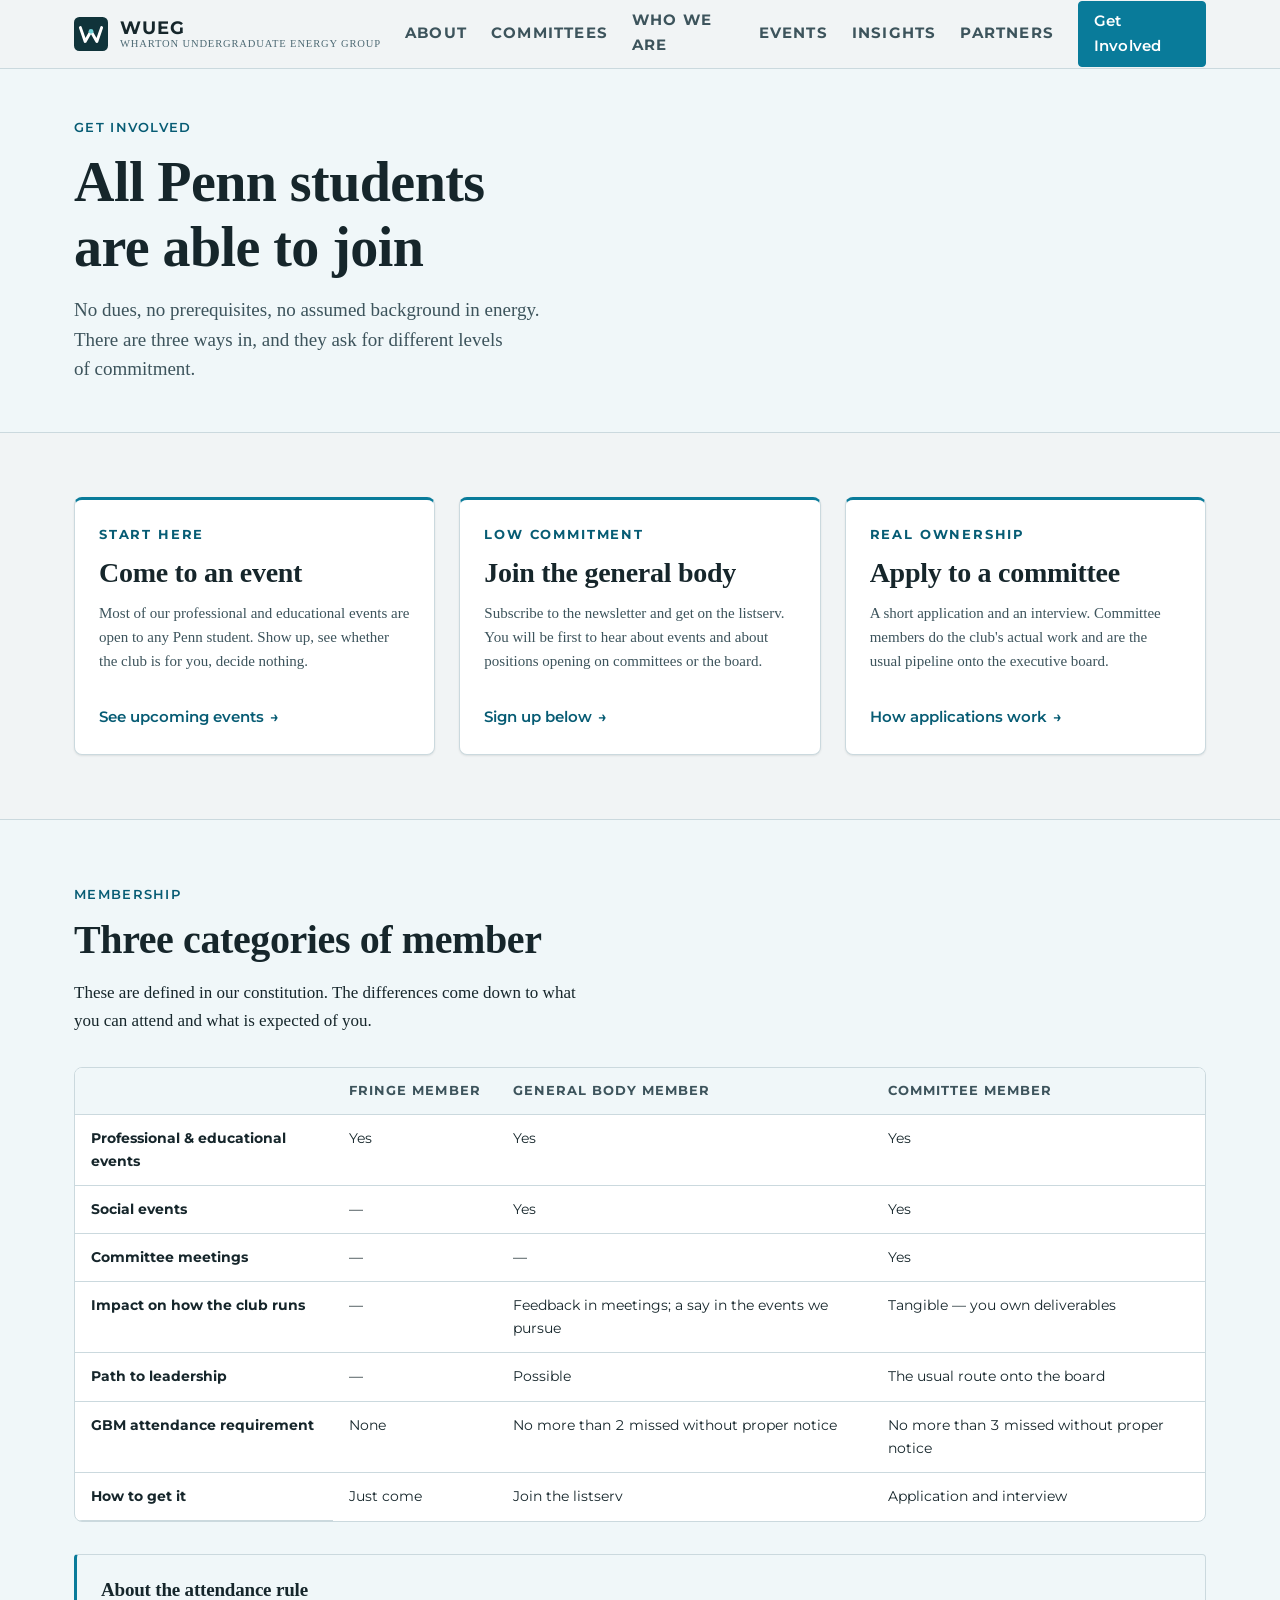
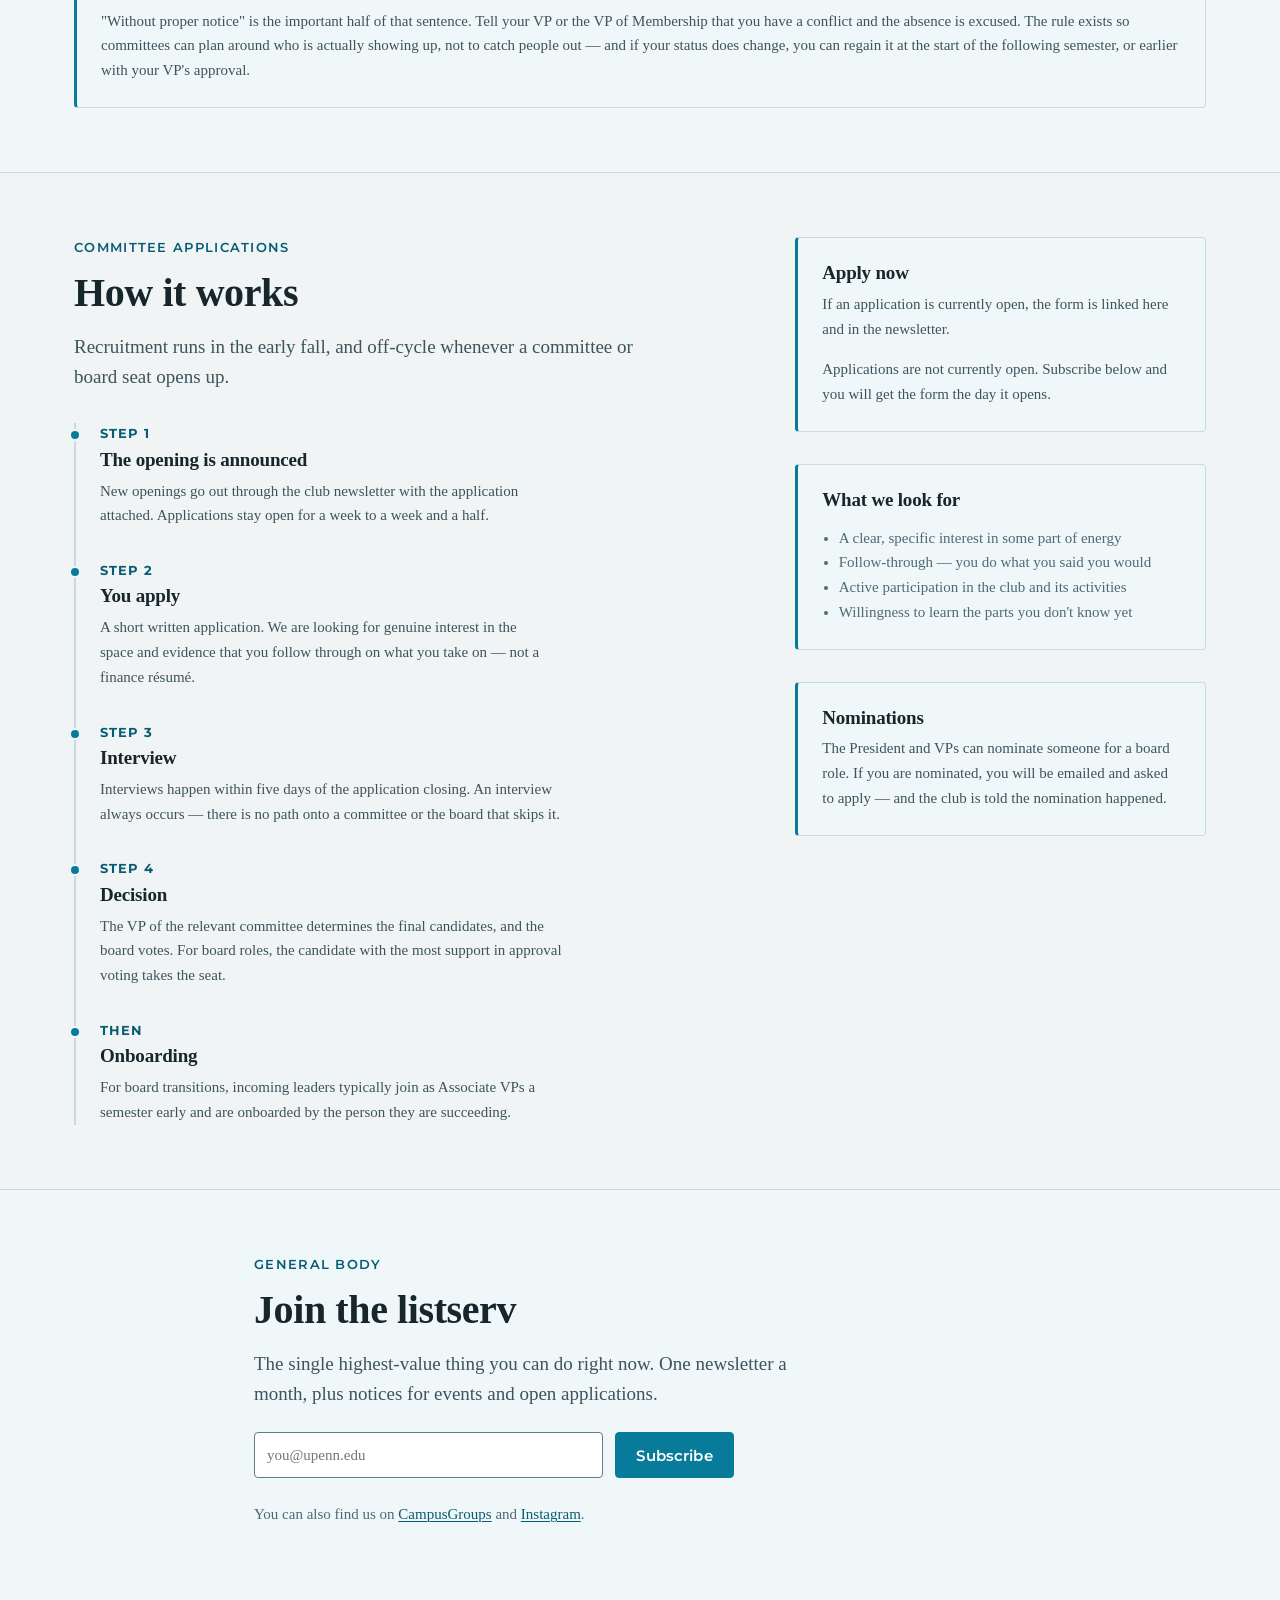
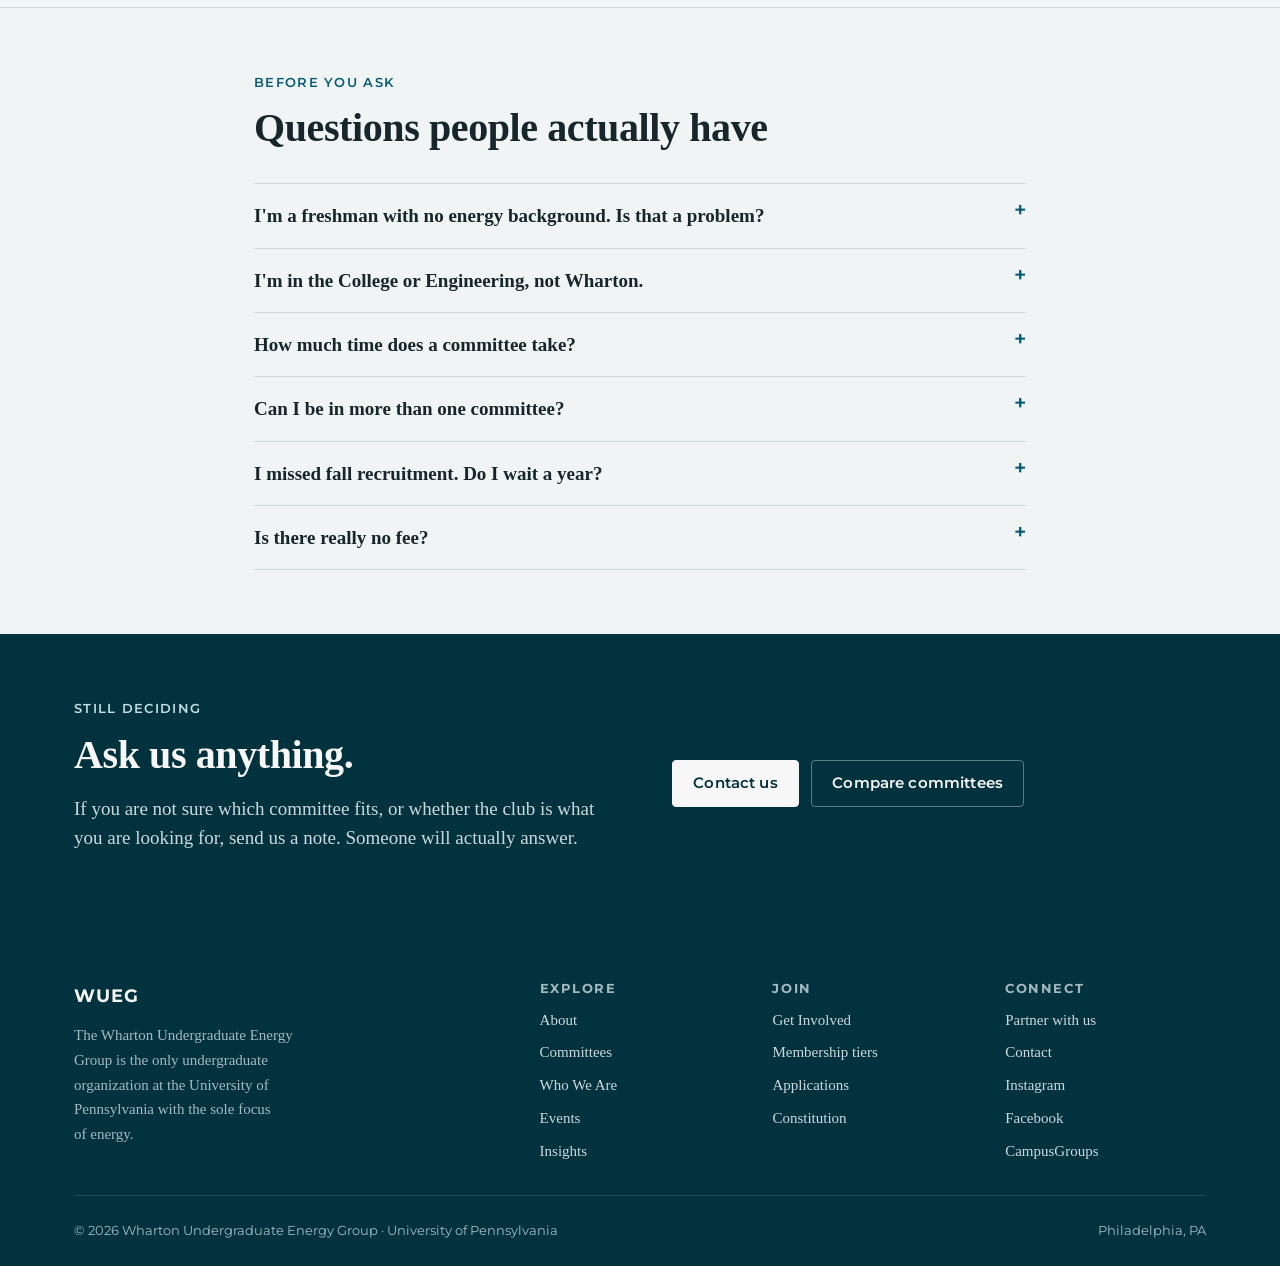
<file: involvement.html>
<!DOCTYPE html>
<html lang="en">
<head>
<meta charset="utf-8">
<meta name="viewport" content="width=device-width, initial-scale=1">
<title>Get Involved | Wharton Undergraduate Energy Group</title>
<meta name="description" content="How to join WUEG — membership tiers, committee applications, the recruitment timeline, and what we look for.">
<link rel="icon" href="assets/img/favicon.svg" type="image/svg+xml">
<link rel="preconnect" href="https://fonts.googleapis.com">
<link rel="preconnect" href="https://fonts.gstatic.com" crossorigin>
<link href="https://fonts.googleapis.com/css2?family=Montserrat:wght@500;600;700&display=swap" rel="stylesheet">
<link rel="stylesheet" href="assets/css/styles.css">
<meta property="og:type" content="website">
<meta property="og:title" content="Get Involved | Wharton Undergraduate Energy Group">
<meta property="og:description" content="All Penn students are able to join WUEG. No dues, no prerequisites.">
</head>
<body>
<a class="skip-link" href="#main">Skip to content</a>

<header class="site-header">
  <div class="container site-header__inner">
    <a class="brand" href="index.html">
      <img class="brand__mark" src="assets/img/logo.svg" alt="" width="34" height="34">
      <span class="brand__text">
        <span class="brand__abbr">WUEG</span>
        <span class="brand__full">Wharton Undergraduate Energy Group</span>
      </span>
    </a>
    <button class="nav-toggle" type="button" aria-expanded="false" aria-controls="primary-nav">
      <span class="nav-toggle__bars" aria-hidden="true"></span>
      Menu
    </button>
    <nav class="nav" id="primary-nav" aria-label="Primary">
      <ul class="nav__list">
        <li><a class="nav__link" href="about.html">About</a></li>
        <li><a class="nav__link" href="committees.html">Committees</a></li>
        <li><a class="nav__link" href="team.html">Who We Are</a></li>
        <li><a class="nav__link" href="events.html">Events</a></li>
        <li><a class="nav__link" href="insights.html">Insights</a></li>
        <li><a class="nav__link" href="partners.html">Partners</a></li>
      </ul>
      <a class="btn btn--primary btn--sm" href="involvement.html" aria-current="page">Get Involved</a>
    </nav>
  </div>
</header>

<main id="main">

  <section class="page-hero">
    <div class="container">
      <div class="page-hero__inner">
        <span class="eyebrow">Get involved</span>
        <h1>All Penn students are able to join</h1>
        <p class="lede">
          No dues, no prerequisites, no assumed background in energy. There are three ways in,
          and they ask for different levels of commitment.
        </p>
      </div>
    </div>
  </section>

  <!-- ============ THREE WAYS IN ============ -->
  <section class="section">
    <div class="container">
      <div class="grid grid--3">
        <div class="card card--accent">
          <span class="card__num">Start here</span>
          <h3>Come to an event</h3>
          <p>
            Most of our professional and educational events are open to any Penn student. Show up,
            see whether the club is for you, decide nothing.
          </p>
          <span class="card__footer arrow-link"><a href="events.html" style="text-decoration:none">See upcoming events</a></span>
        </div>
        <div class="card card--accent">
          <span class="card__num">Low commitment</span>
          <h3>Join the general body</h3>
          <p>
            Subscribe to the newsletter and get on the listserv. You will be first to hear about
            events and about positions opening on committees or the board.
          </p>
          <span class="card__footer arrow-link"><a href="#subscribe" style="text-decoration:none">Sign up below</a></span>
        </div>
        <div class="card card--accent">
          <span class="card__num">Real ownership</span>
          <h3>Apply to a committee</h3>
          <p>
            A short application and an interview. Committee members do the club's actual work and
            are the usual pipeline onto the executive board.
          </p>
          <span class="card__footer arrow-link"><a href="#applications" style="text-decoration:none">How applications work</a></span>
        </div>
      </div>
    </div>
  </section>

  <!-- ============ MEMBERSHIP TIERS ============ -->
  <section class="section section--alt" id="membership">
    <div class="container">
      <div class="section-head">
        <span class="eyebrow">Membership</span>
        <h2>Three categories of member</h2>
        <p>
          These are defined in our constitution. The differences come down to what you can attend
          and what is expected of you.
        </p>
      </div>

      <div class="table-wrap">
        <table>
          <caption class="visually-hidden">Comparison of WUEG membership categories</caption>
          <thead>
            <tr>
              <th scope="col">&nbsp;</th>
              <th scope="col">Fringe Member</th>
              <th scope="col">General Body Member</th>
              <th scope="col">Committee Member</th>
            </tr>
          </thead>
          <tbody>
            <tr>
              <th scope="row">Professional &amp; educational events</th>
              <td>Yes</td>
              <td>Yes</td>
              <td>Yes</td>
            </tr>
            <tr>
              <th scope="row">Social events</th>
              <td>—</td>
              <td>Yes</td>
              <td>Yes</td>
            </tr>
            <tr>
              <th scope="row">Committee meetings</th>
              <td>—</td>
              <td>—</td>
              <td>Yes</td>
            </tr>
            <tr>
              <th scope="row">Impact on how the club runs</th>
              <td>—</td>
              <td>Feedback in meetings; a say in the events we pursue</td>
              <td>Tangible — you own deliverables</td>
            </tr>
            <tr>
              <th scope="row">Path to leadership</th>
              <td>—</td>
              <td>Possible</td>
              <td>The usual route onto the board</td>
            </tr>
            <tr>
              <th scope="row">GBM attendance requirement</th>
              <td>None</td>
              <td>No more than 2 missed without proper notice</td>
              <td>No more than 3 missed without proper notice</td>
            </tr>
            <tr>
              <th scope="row">How to get it</th>
              <td>Just come</td>
              <td>Join the listserv</td>
              <td>Application and interview</td>
            </tr>
          </tbody>
        </table>
      </div>

      <div class="callout mt-6">
        <h3>About the attendance rule</h3>
        <p>
          "Without proper notice" is the important half of that sentence. Tell your VP or the VP
          of Membership that you have a conflict and the absence is excused. The rule exists so
          committees can plan around who is actually showing up, not to catch people out — and if
          your status does change, you can regain it at the start of the following semester, or
          earlier with your VP's approval.
        </p>
      </div>
    </div>
  </section>

  <!-- ============ APPLICATIONS ============ -->
  <section class="section" id="applications">
    <div class="container">
      <div class="split split--sidebar">
        <div>
          <span class="eyebrow">Committee applications</span>
          <h2>How it works</h2>
          <p class="lede">
            Recruitment runs in the early fall, and off-cycle whenever a committee or board seat
            opens up.
          </p>

          <ol class="timeline mt-6">
            <li class="timeline__item">
              <span class="timeline__when">Step 1</span>
              <h3>The opening is announced</h3>
              <p>
                New openings go out through the club newsletter with the application attached.
                Applications stay open for a week to a week and a half.
              </p>
            </li>
            <li class="timeline__item">
              <span class="timeline__when">Step 2</span>
              <h3>You apply</h3>
              <p>
                A short written application. We are looking for genuine interest in the space and
                evidence that you follow through on what you take on — not a finance résumé.
              </p>
            </li>
            <li class="timeline__item">
              <span class="timeline__when">Step 3</span>
              <h3>Interview</h3>
              <p>
                Interviews happen within five days of the application closing. An interview always
                occurs — there is no path onto a committee or the board that skips it.
              </p>
            </li>
            <li class="timeline__item">
              <span class="timeline__when">Step 4</span>
              <h3>Decision</h3>
              <p>
                The VP of the relevant committee determines the final candidates, and the board
                votes. For board roles, the candidate with the most support in approval voting
                takes the seat.
              </p>
            </li>
            <li class="timeline__item">
              <span class="timeline__when">Then</span>
              <h3>Onboarding</h3>
              <p>
                For board transitions, incoming leaders typically join as Associate VPs a semester
                early and are onboarded by the person they are succeeding.
              </p>
            </li>
          </ol>
        </div>

        <aside class="stack-lg">
          <div class="callout">
            <h3>Apply now</h3>
            <p>
              If an application is currently open, the form is linked here and in the newsletter.
            </p>
            <!-- EDIT ME: point this at the live application form when open;
                 otherwise leave the "not currently open" text below. -->
            <p class="small mb-0">
              Applications are not currently open. Subscribe below and you will get the form the
              day it opens.
            </p>
          </div>
          <div class="callout">
            <h3>What we look for</h3>
            <ul class="small" style="padding-left:1.1em; margin-bottom:0;">
              <li>A clear, specific interest in some part of energy</li>
              <li>Follow-through — you do what you said you would</li>
              <li>Active participation in the club and its activities</li>
              <li>Willingness to learn the parts you don't know yet</li>
            </ul>
          </div>
          <div class="callout">
            <h3>Nominations</h3>
            <p>
              The President and VPs can nominate someone for a board role. If you are nominated,
              you will be emailed and asked to apply — and the club is told the nomination
              happened.
            </p>
          </div>
        </aside>
      </div>
    </div>
  </section>

  <!-- ============ SUBSCRIBE ============ -->
  <section class="section section--alt" id="subscribe">
    <div class="container container--narrow">
      <span class="eyebrow">General body</span>
      <h2>Join the listserv</h2>
      <p class="lede">
        The single highest-value thing you can do right now. One newsletter a month, plus notices
        for events and open applications.
      </p>
      <form class="subscribe mt-5" action="#" method="post" data-newsletter>
        <!-- EDIT ME: point action= at your Mailchimp or Google Form endpoint. -->
        <label class="visually-hidden" for="join-email">Email address</label>
        <input id="join-email" type="email" name="EMAIL" placeholder="you@upenn.edu" required>
        <button class="btn btn--primary" type="submit">Subscribe</button>
      </form>
      <p class="small mt-5">
        You can also find us on
        <a href="https://groups.wharton.upenn.edu/WUEG/" rel="noopener">CampusGroups</a> and
        <a href="https://www.instagram.com/whartonenergy/" rel="noopener">Instagram</a>.
      </p>
    </div>
  </section>

  <!-- ============ FAQ ============ -->
  <section class="section">
    <div class="container container--narrow">
      <span class="eyebrow">Before you ask</span>
      <h2>Questions people actually have</h2>
      <div class="faq mt-6">
        <details class="faq__item">
          <summary>I'm a freshman with no energy background. Is that a problem?</summary>
          <div class="faq__answer">
            <p>
              No. It describes most of the people who join. The education sessions in Research,
              Policy, Consulting, and Finance exist because the sector is genuinely hard to pick
              up on your own.
            </p>
          </div>
        </details>
        <details class="faq__item">
          <summary>I'm in the College or Engineering, not Wharton.</summary>
          <div class="faq__answer">
            <p>
              Also fine. All Penn students are able to join, and the mix is part of what makes the
              club work. Only one constitutional requirement touches school affiliation: at least
              one President must be a Wharton student.
            </p>
          </div>
        </details>
        <details class="faq__item">
          <summary>How much time does a committee take?</summary>
          <div class="faq__answer">
            <p>
              Committees meet weekly, plus general body meetings every other week to monthly, plus
              whatever your assignments require. It varies by committee and by point in the
              semester — Consulting during an engagement and Events in the week before the career
              fair are the heavy ones. Ask the VP directly in your interview; they will tell you
              honestly.
            </p>
          </div>
        </details>
        <details class="faq__item">
          <summary>Can I be in more than one committee?</summary>
          <div class="faq__answer">
            <p>
              Talk to the VPs involved. The constraint is whether you can meet the commitments of
              both, not a rule against it.
            </p>
          </div>
        </details>
        <details class="faq__item">
          <summary>I missed fall recruitment. Do I wait a year?</summary>
          <div class="faq__answer">
            <p>
              No. Join the general body now and watch the newsletter — vacancies open throughout
              the year and are announced there with the application attached. Being a visible,
              active general body member is the best possible preparation for that.
            </p>
          </div>
        </details>
        <details class="faq__item">
          <summary>Is there really no fee?</summary>
          <div class="faq__answer">
            <p>
              WUEG does not collect dues. The one exception written into our constitution is that
              social events may carry a $5 admission fee.
            </p>
          </div>
        </details>
      </div>
    </div>
  </section>

  <section class="section section--ink">
    <div class="container">
      <div class="split">
        <div>
          <span class="eyebrow">Still deciding</span>
          <h2>Ask us anything.</h2>
          <p class="lede">
            If you are not sure which committee fits, or whether the club is what you are looking
            for, send us a note. Someone will actually answer.
          </p>
        </div>
        <div class="cluster" style="align-self: center;">
          <a class="btn btn--light" href="contact.html">Contact us</a>
          <a class="btn btn--ghost" href="committees.html">Compare committees</a>
        </div>
      </div>
    </div>
  </section>

</main>

<footer class="site-footer">
  <div class="container">
    <div class="site-footer__grid">
      <div class="site-footer__brand">
        <span class="brand__abbr">WUEG</span>
        <p>
          The Wharton Undergraduate Energy Group is the only undergraduate organization at the
          University of Pennsylvania with the sole focus of energy.
        </p>
      </div>
      <div>
        <h2>Explore</h2>
        <ul>
          <li><a href="about.html">About</a></li>
          <li><a href="committees.html">Committees</a></li>
          <li><a href="team.html">Who We Are</a></li>
          <li><a href="events.html">Events</a></li>
          <li><a href="insights.html">Insights</a></li>
        </ul>
      </div>
      <div>
        <h2>Join</h2>
        <ul>
          <li><a href="involvement.html">Get Involved</a></li>
          <li><a href="involvement.html#membership">Membership tiers</a></li>
          <li><a href="involvement.html#applications">Applications</a></li>
          <li><a href="constitution.html">Constitution</a></li>
        </ul>
      </div>
      <div>
        <h2>Connect</h2>
        <ul>
          <li><a href="partners.html">Partner with us</a></li>
          <li><a href="contact.html">Contact</a></li>
          <li><a href="https://www.instagram.com/whartonenergy/" rel="noopener">Instagram</a></li>
          <li><a href="https://www.facebook.com/WhartonEnergyGroup/" rel="noopener">Facebook</a></li>
          <li><a href="https://groups.wharton.upenn.edu/WUEG/" rel="noopener">CampusGroups</a></li>
        </ul>
      </div>
    </div>
    <div class="site-footer__bottom">
      <span>&copy; <span data-year>2026</span> Wharton Undergraduate Energy Group · University of Pennsylvania</span>
      <span>Philadelphia, PA</span>
    </div>
  </div>
</footer>

<script src="assets/js/main.js" defer></script>
</body>
</html>
</file>
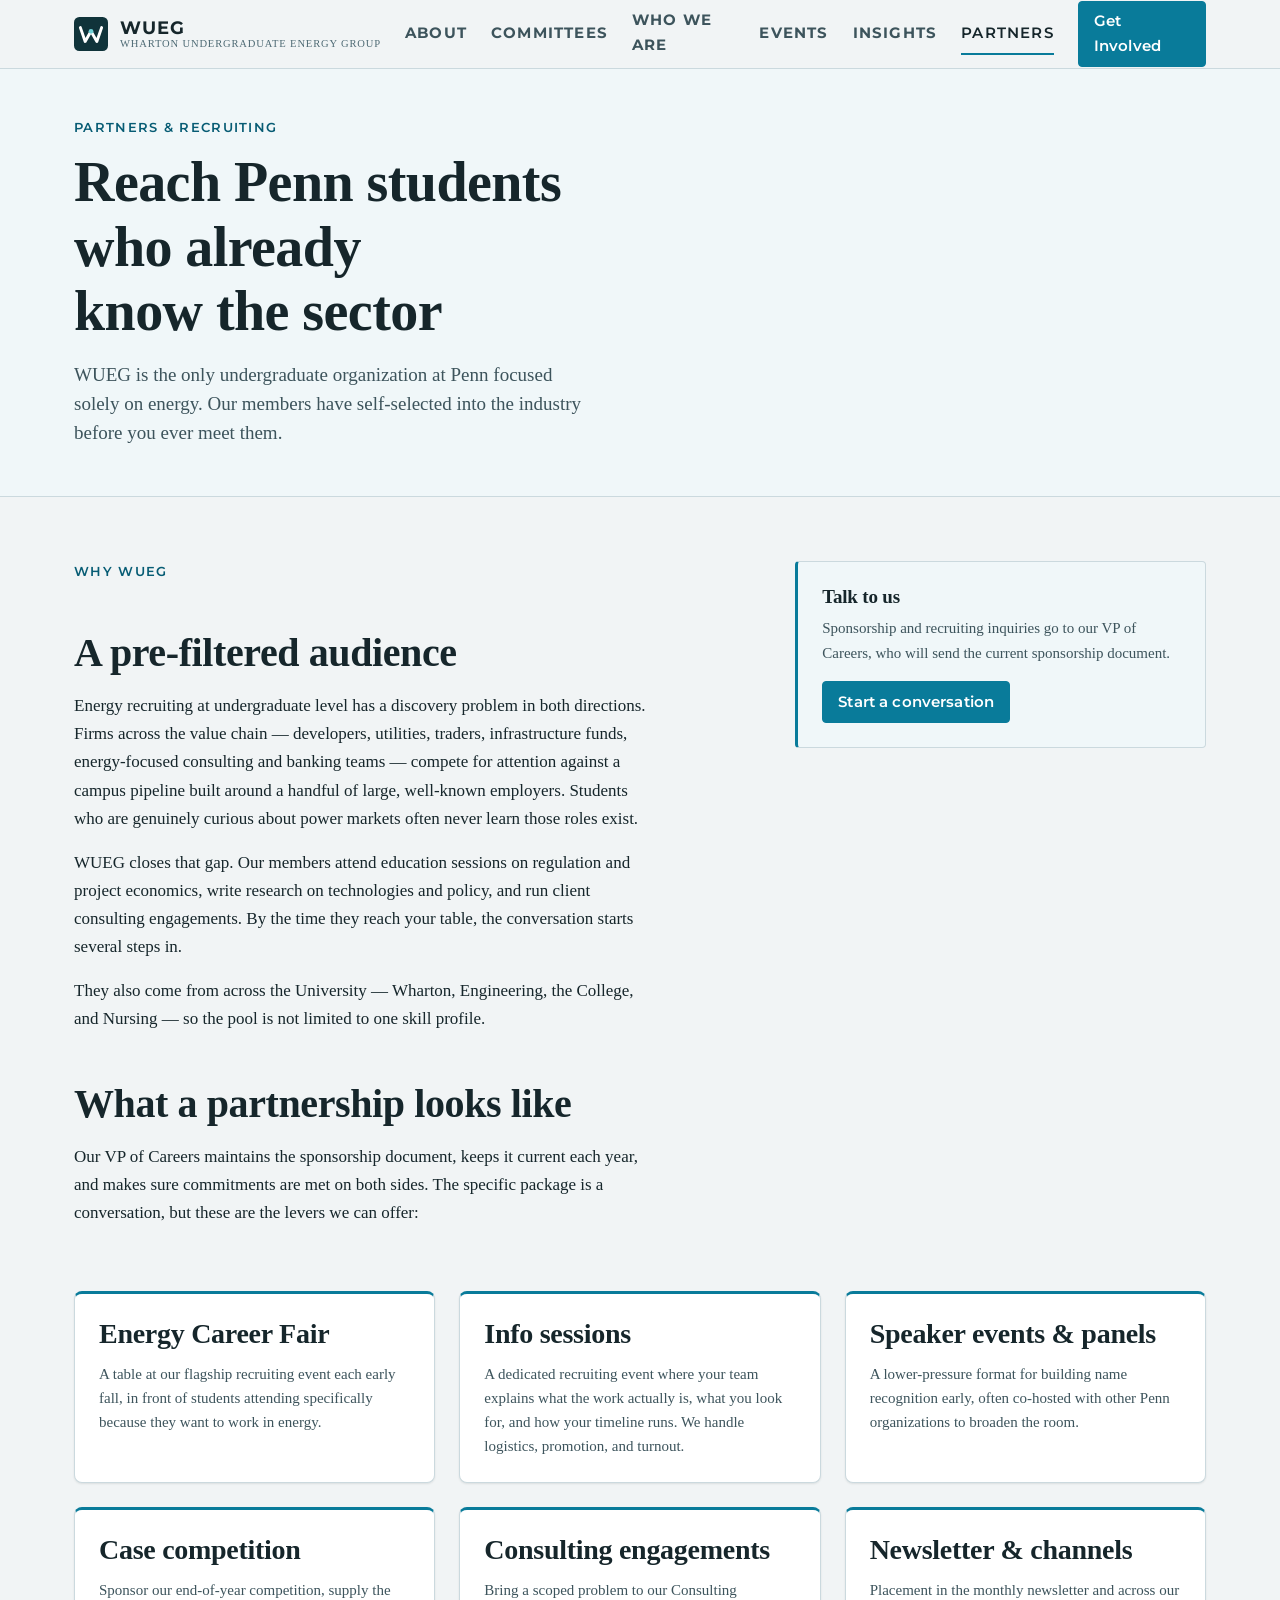
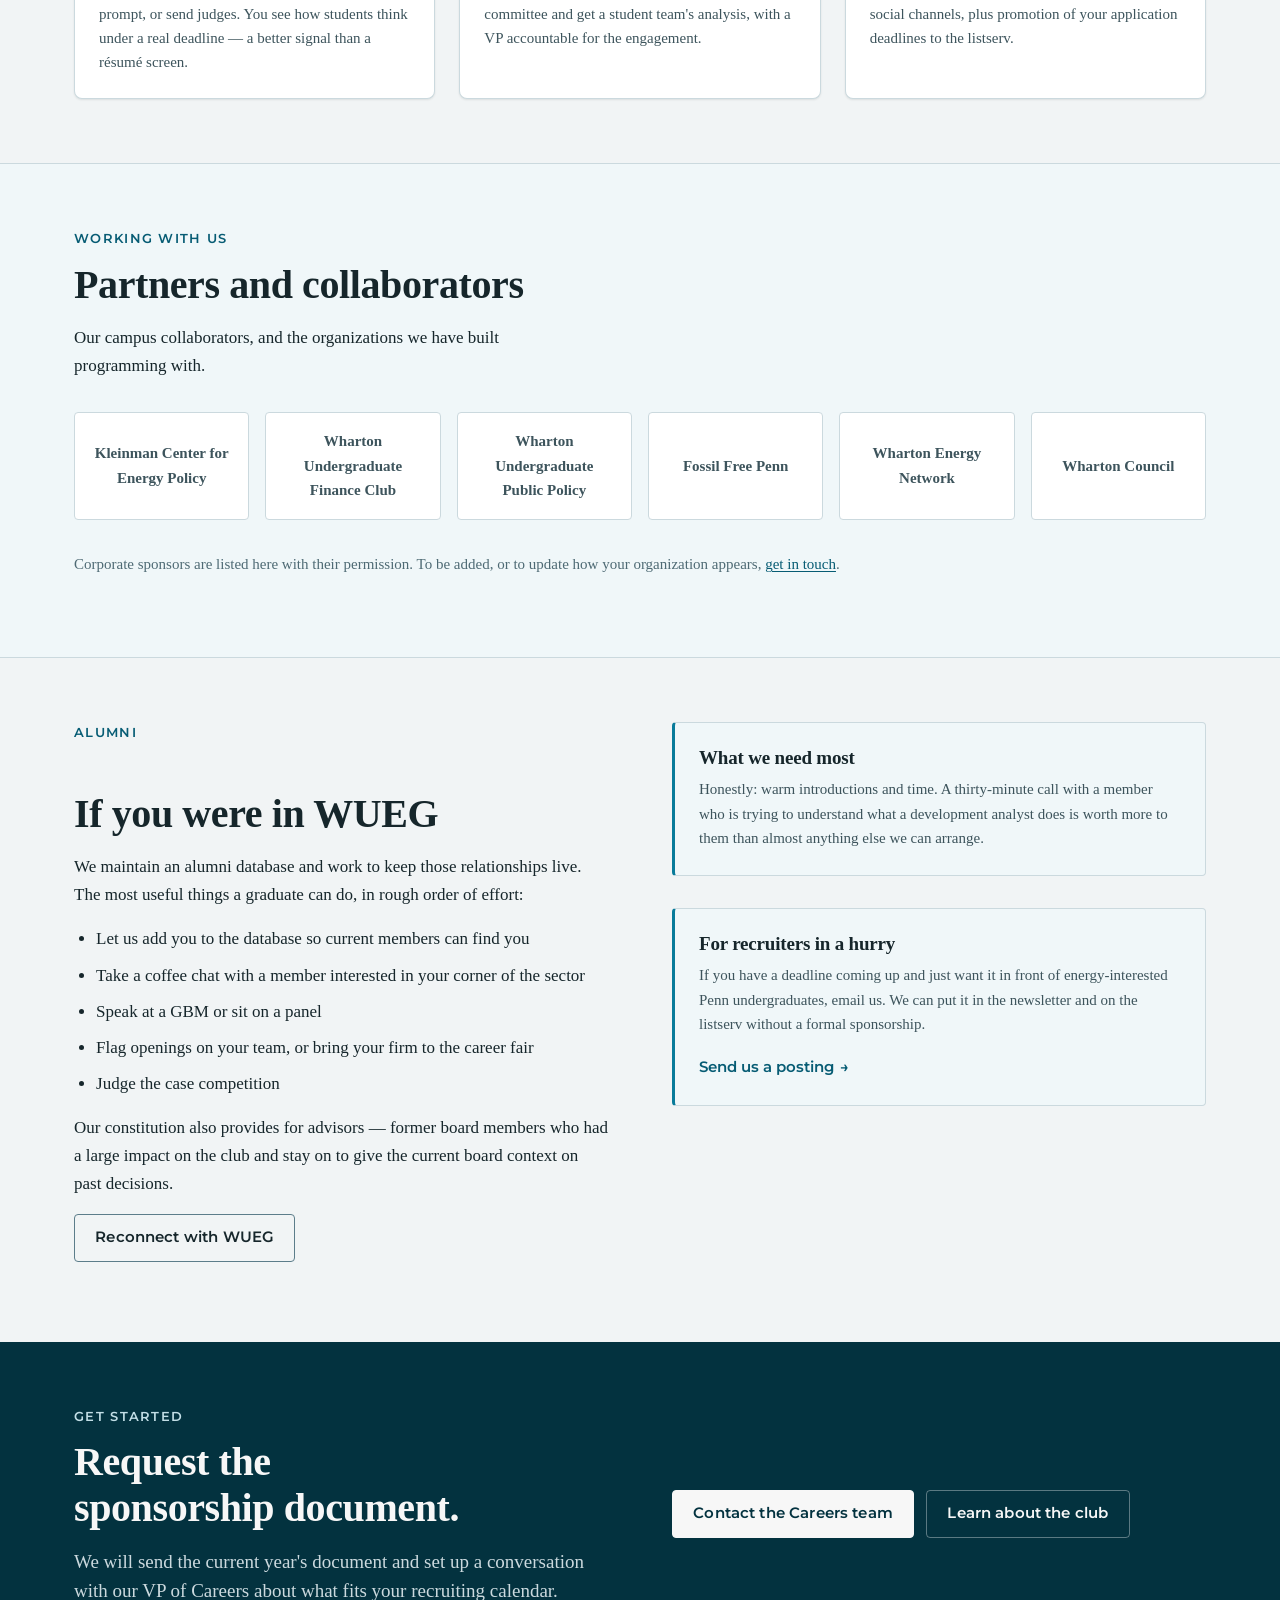
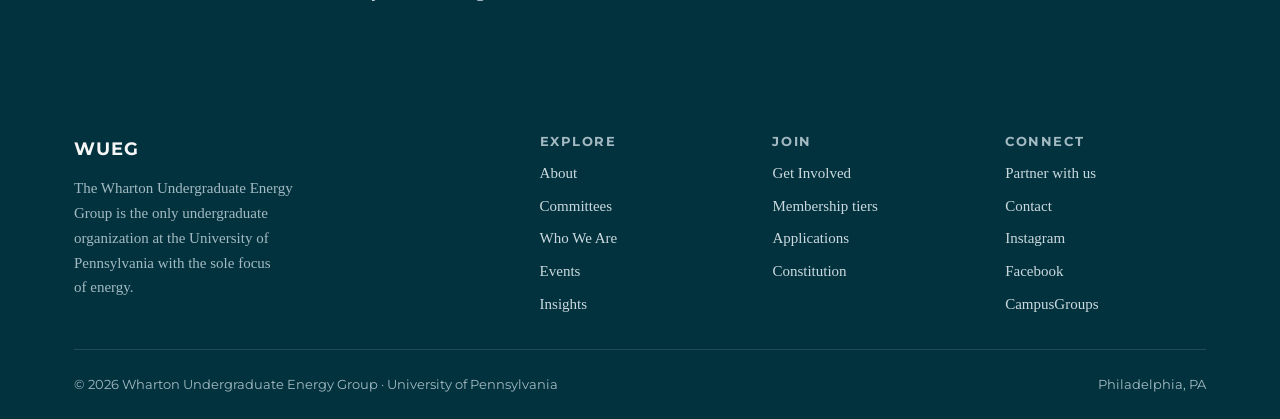
<file: partners.html>
<!DOCTYPE html>
<html lang="en">
<head>
<meta charset="utf-8">
<meta name="viewport" content="width=device-width, initial-scale=1">
<title>Partners &amp; Recruiting | Wharton Undergraduate Energy Group</title>
<meta name="description" content="Sponsor WUEG or recruit Penn undergraduates who already know the energy sector — career fair, info sessions, newsletter reach, and case competition sponsorship.">
<link rel="icon" href="assets/img/favicon.svg" type="image/svg+xml">
<link rel="preconnect" href="https://fonts.googleapis.com">
<link rel="preconnect" href="https://fonts.gstatic.com" crossorigin>
<link href="https://fonts.googleapis.com/css2?family=Montserrat:wght@500;600;700&display=swap" rel="stylesheet">
<link rel="stylesheet" href="assets/css/styles.css">
<meta property="og:type" content="website">
<meta property="og:title" content="Partners &amp; Recruiting | Wharton Undergraduate Energy Group">
<meta property="og:description" content="Recruit Penn undergraduates who already know the energy sector.">
</head>
<body>
<a class="skip-link" href="#main">Skip to content</a>

<header class="site-header">
  <div class="container site-header__inner">
    <a class="brand" href="index.html">
      <img class="brand__mark" src="assets/img/logo.svg" alt="" width="34" height="34">
      <span class="brand__text">
        <span class="brand__abbr">WUEG</span>
        <span class="brand__full">Wharton Undergraduate Energy Group</span>
      </span>
    </a>
    <button class="nav-toggle" type="button" aria-expanded="false" aria-controls="primary-nav">
      <span class="nav-toggle__bars" aria-hidden="true"></span>
      Menu
    </button>
    <nav class="nav" id="primary-nav" aria-label="Primary">
      <ul class="nav__list">
        <li><a class="nav__link" href="about.html">About</a></li>
        <li><a class="nav__link" href="committees.html">Committees</a></li>
        <li><a class="nav__link" href="team.html">Who We Are</a></li>
        <li><a class="nav__link" href="events.html">Events</a></li>
        <li><a class="nav__link" href="insights.html">Insights</a></li>
        <li><a class="nav__link" href="partners.html" aria-current="page">Partners</a></li>
      </ul>
      <a class="btn btn--primary btn--sm" href="involvement.html">Get Involved</a>
    </nav>
  </div>
</header>

<main id="main">

  <section class="page-hero">
    <div class="container">
      <div class="page-hero__inner">
        <span class="eyebrow">Partners &amp; recruiting</span>
        <h1>Reach Penn students who already know the sector</h1>
        <p class="lede">
          WUEG is the only undergraduate organization at Penn focused solely on energy. Our
          members have self-selected into the industry before you ever meet them.
        </p>
      </div>
    </div>
  </section>

  <!-- ============ WHY ============ -->
  <section class="section">
    <div class="container">
      <div class="split split--sidebar">
        <div class="prose">
          <span class="eyebrow">Why WUEG</span>
          <h2>A pre-filtered audience</h2>
          <p>
            Energy recruiting at undergraduate level has a discovery problem in both directions.
            Firms across the value chain — developers, utilities, traders, infrastructure funds,
            energy-focused consulting and banking teams — compete for attention against a campus
            pipeline built around a handful of large, well-known employers. Students who are
            genuinely curious about power markets often never learn those roles exist.
          </p>
          <p>
            WUEG closes that gap. Our members attend education sessions on regulation and project
            economics, write research on technologies and policy, and run client consulting
            engagements. By the time they reach your table, the conversation starts several steps
            in.
          </p>
          <p>
            They also come from across the University — Wharton, Engineering, the College, and
            Nursing — so the pool is not limited to one skill profile.
          </p>

          <h2>What a partnership looks like</h2>
          <p>
            Our VP of Careers maintains the sponsorship document, keeps it current each year, and
            makes sure commitments are met on both sides. The specific package is a conversation,
            but these are the levers we can offer:
          </p>
        </div>
        <aside>
          <div class="callout">
            <h3>Talk to us</h3>
            <p>
              Sponsorship and recruiting inquiries go to our VP of Careers, who will send the
              current sponsorship document.
            </p>
            <a class="btn btn--primary btn--sm" href="contact.html">Start a conversation</a>
          </div>
        </aside>
      </div>

      <div class="grid grid--3 mt-7">
        <div class="card card--accent">
          <h3>Energy Career Fair</h3>
          <p>
            A table at our flagship recruiting event each early fall, in front of students
            attending specifically because they want to work in energy.
          </p>
        </div>
        <div class="card card--accent">
          <h3>Info sessions</h3>
          <p>
            A dedicated recruiting event where your team explains what the work actually is, what
            you look for, and how your timeline runs. We handle logistics, promotion, and turnout.
          </p>
        </div>
        <div class="card card--accent">
          <h3>Speaker events &amp; panels</h3>
          <p>
            A lower-pressure format for building name recognition early, often co-hosted with
            other Penn organizations to broaden the room.
          </p>
        </div>
        <div class="card card--accent">
          <h3>Case competition</h3>
          <p>
            Sponsor our end-of-year competition, supply the prompt, or send judges. You see how
            students think under a real deadline — a better signal than a résumé screen.
          </p>
        </div>
        <div class="card card--accent">
          <h3>Consulting engagements</h3>
          <p>
            Bring a scoped problem to our Consulting committee and get a student team's analysis,
            with a VP accountable for the engagement.
          </p>
        </div>
        <div class="card card--accent">
          <h3>Newsletter &amp; channels</h3>
          <p>
            Placement in the monthly newsletter and across our social channels, plus promotion of
            your application deadlines to the listserv.
          </p>
        </div>
      </div>
    </div>
  </section>

  <!-- ============ CURRENT PARTNERS ============ -->
  <section class="section section--alt">
    <div class="container">
      <div class="section-head">
        <span class="eyebrow">Working with us</span>
        <h2>Partners and collaborators</h2>
        <p>
          Our campus collaborators, and the organizations we have built programming with.
        </p>
      </div>

      <!--
        ================================================================
        EDIT ME — partner logos

        Replace each div with an image once you have the logo file AND
        written permission to display it:

          <div class="logo-strip__item">
            <img src="assets/img/partners/firm.svg" alt="Firm name">
          </div>

        Do not display a corporate logo without permission — it is the one
        thing on this site most likely to generate an email from a legal
        department. Text names are a safe fallback and read fine.
        ================================================================
      -->
      <div class="logo-strip">
        <div class="logo-strip__item">Kleinman Center for Energy Policy</div>
        <div class="logo-strip__item">Wharton Undergraduate Finance Club</div>
        <div class="logo-strip__item">Wharton Undergraduate Public Policy</div>
        <div class="logo-strip__item">Fossil Free Penn</div>
        <div class="logo-strip__item">Wharton Energy Network</div>
        <div class="logo-strip__item">Wharton Council</div>
      </div>

      <p class="small mt-6">
        Corporate sponsors are listed here with their permission. To be added, or to update how
        your organization appears, <a href="contact.html">get in touch</a>.
      </p>
    </div>
  </section>

  <!-- ============ ALUMNI ============ -->
  <section class="section">
    <div class="container">
      <div class="split">
        <div class="prose">
          <span class="eyebrow">Alumni</span>
          <h2>If you were in WUEG</h2>
          <p>
            We maintain an alumni database and work to keep those relationships live. The most
            useful things a graduate can do, in rough order of effort:
          </p>
          <ul>
            <li>Let us add you to the database so current members can find you</li>
            <li>Take a coffee chat with a member interested in your corner of the sector</li>
            <li>Speak at a GBM or sit on a panel</li>
            <li>Flag openings on your team, or bring your firm to the career fair</li>
            <li>Judge the case competition</li>
          </ul>
          <p>
            Our constitution also provides for advisors — former board members who had a large
            impact on the club and stay on to give the current board context on past decisions.
          </p>
          <p>
            <a class="btn btn--secondary" href="contact.html">Reconnect with WUEG</a>
          </p>
        </div>
        <div class="stack-lg">
          <div class="callout">
            <h3>What we need most</h3>
            <p>
              Honestly: warm introductions and time. A thirty-minute call with a member who is
              trying to understand what a development analyst does is worth more to them than
              almost anything else we can arrange.
            </p>
          </div>
          <div class="callout">
            <h3>For recruiters in a hurry</h3>
            <p>
              If you have a deadline coming up and just want it in front of energy-interested Penn
              undergraduates, email us. We can put it in the newsletter and on the listserv
              without a formal sponsorship.
            </p>
            <a class="arrow-link" href="contact.html">Send us a posting</a>
          </div>
        </div>
      </div>
    </div>
  </section>

  <section class="section section--ink">
    <div class="container">
      <div class="split">
        <div>
          <span class="eyebrow">Get started</span>
          <h2>Request the sponsorship document.</h2>
          <p class="lede">
            We will send the current year's document and set up a conversation with our VP of
            Careers about what fits your recruiting calendar.
          </p>
        </div>
        <div class="cluster" style="align-self: center;">
          <a class="btn btn--light" href="contact.html">Contact the Careers team</a>
          <a class="btn btn--ghost" href="about.html">Learn about the club</a>
        </div>
      </div>
    </div>
  </section>

</main>

<footer class="site-footer">
  <div class="container">
    <div class="site-footer__grid">
      <div class="site-footer__brand">
        <span class="brand__abbr">WUEG</span>
        <p>
          The Wharton Undergraduate Energy Group is the only undergraduate organization at the
          University of Pennsylvania with the sole focus of energy.
        </p>
      </div>
      <div>
        <h2>Explore</h2>
        <ul>
          <li><a href="about.html">About</a></li>
          <li><a href="committees.html">Committees</a></li>
          <li><a href="team.html">Who We Are</a></li>
          <li><a href="events.html">Events</a></li>
          <li><a href="insights.html">Insights</a></li>
        </ul>
      </div>
      <div>
        <h2>Join</h2>
        <ul>
          <li><a href="involvement.html">Get Involved</a></li>
          <li><a href="involvement.html#membership">Membership tiers</a></li>
          <li><a href="involvement.html#applications">Applications</a></li>
          <li><a href="constitution.html">Constitution</a></li>
        </ul>
      </div>
      <div>
        <h2>Connect</h2>
        <ul>
          <li><a href="partners.html">Partner with us</a></li>
          <li><a href="contact.html">Contact</a></li>
          <li><a href="https://www.instagram.com/whartonenergy/" rel="noopener">Instagram</a></li>
          <li><a href="https://www.facebook.com/WhartonEnergyGroup/" rel="noopener">Facebook</a></li>
          <li><a href="https://groups.wharton.upenn.edu/WUEG/" rel="noopener">CampusGroups</a></li>
        </ul>
      </div>
    </div>
    <div class="site-footer__bottom">
      <span>&copy; <span data-year>2026</span> Wharton Undergraduate Energy Group · University of Pennsylvania</span>
      <span>Philadelphia, PA</span>
    </div>
  </div>
</footer>

<script src="assets/js/main.js" defer></script>
</body>
</html>
</file>
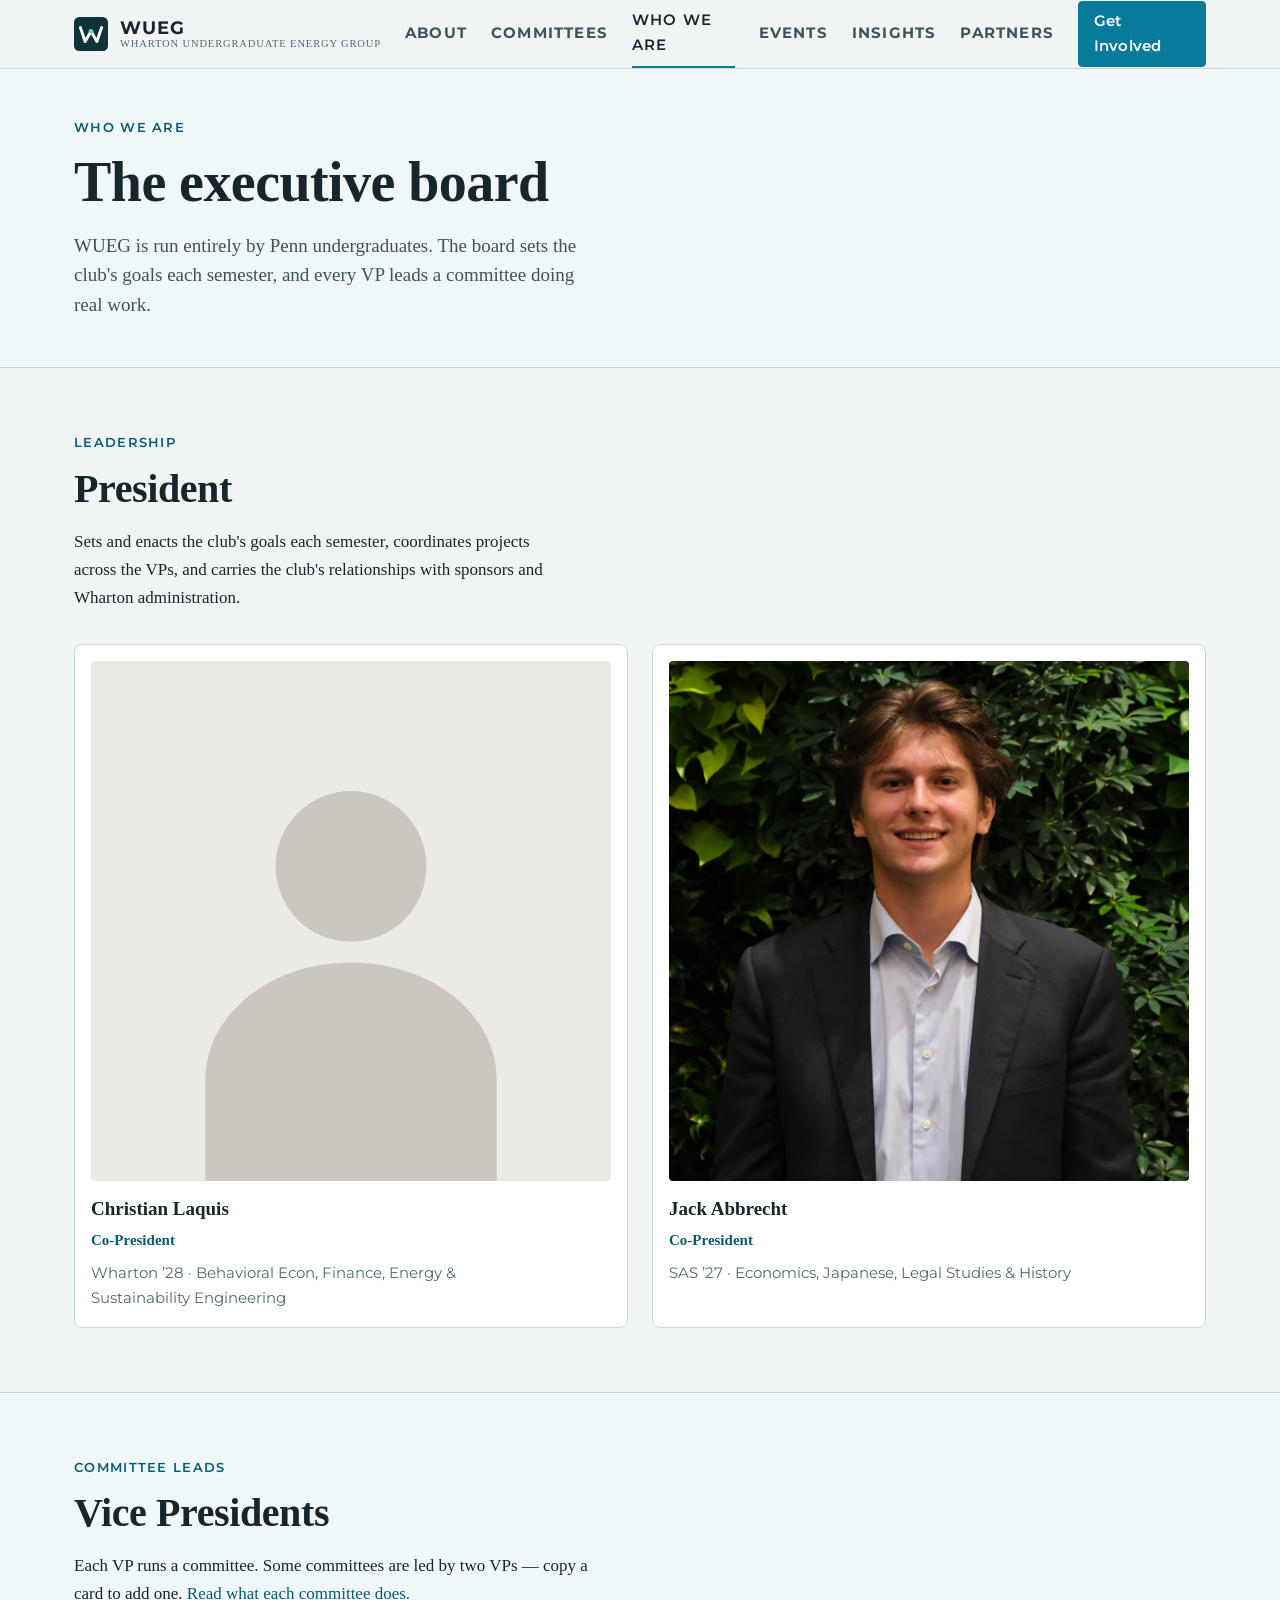
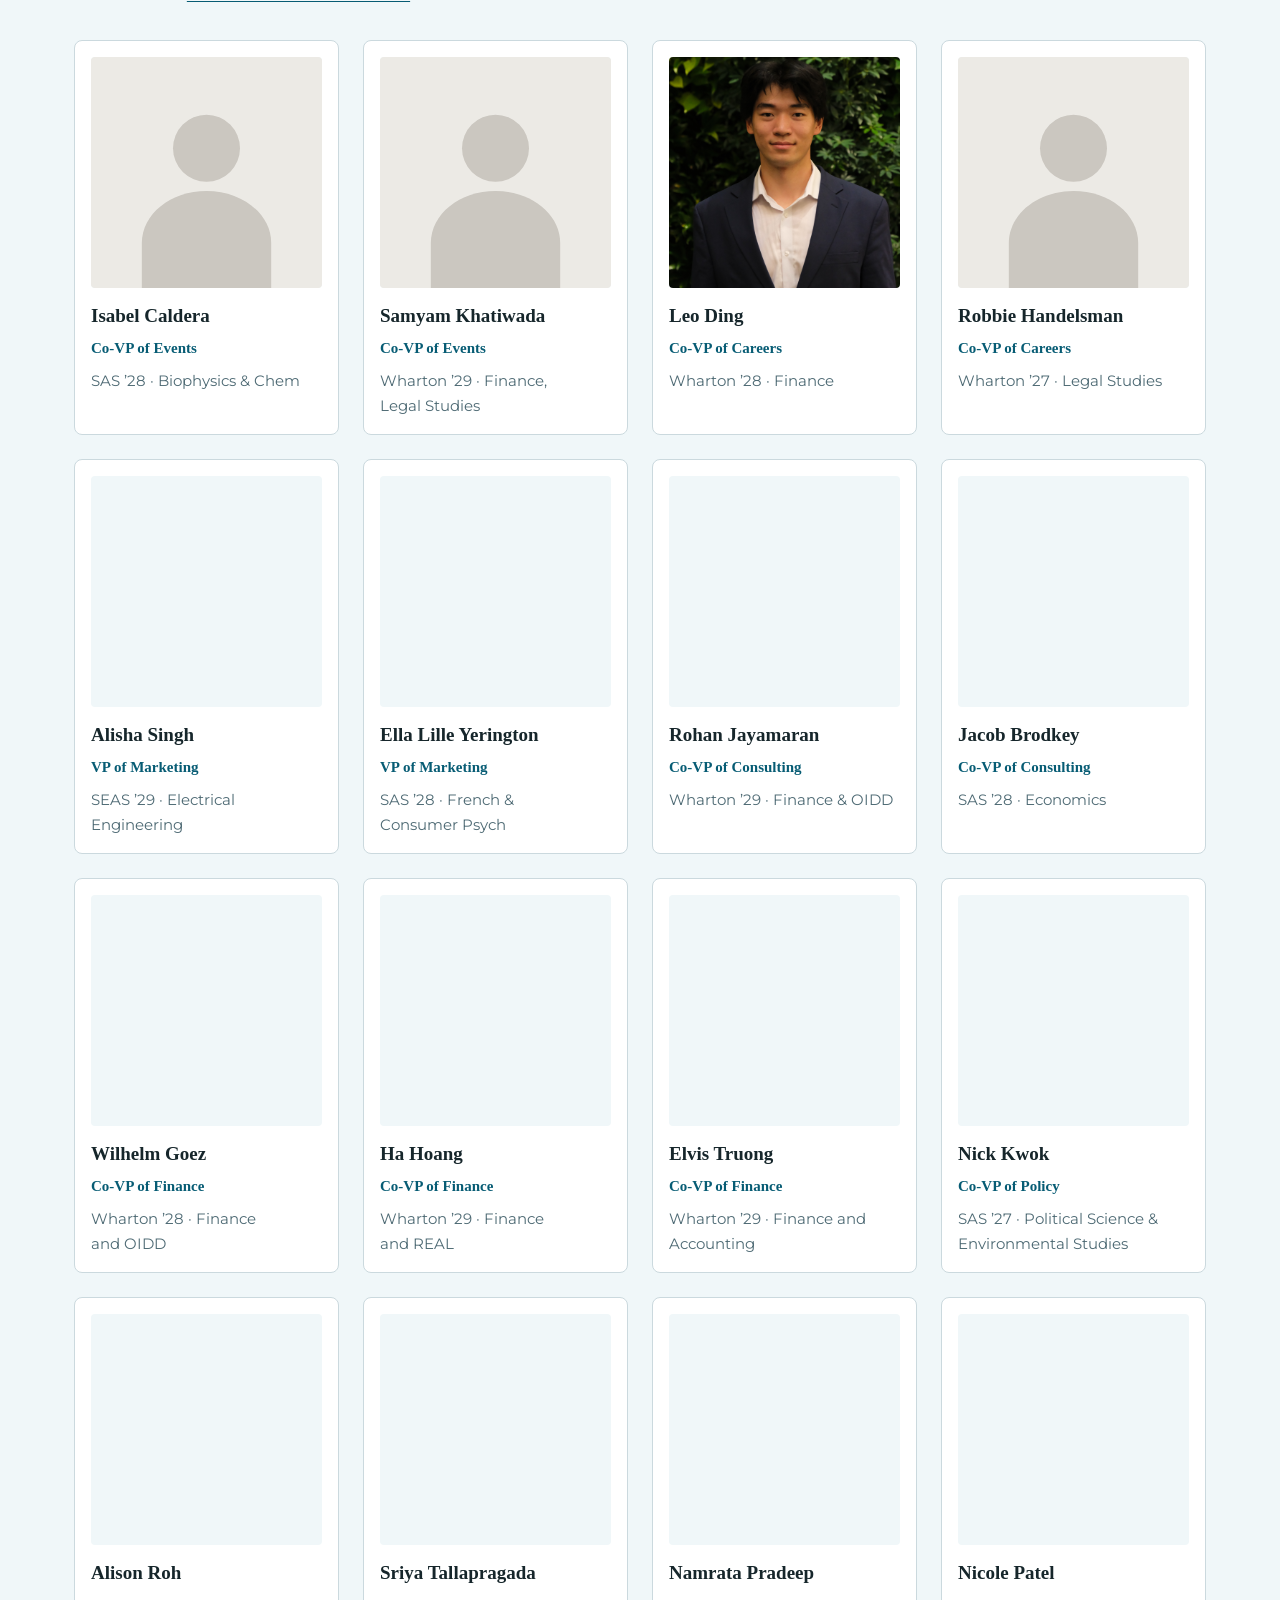
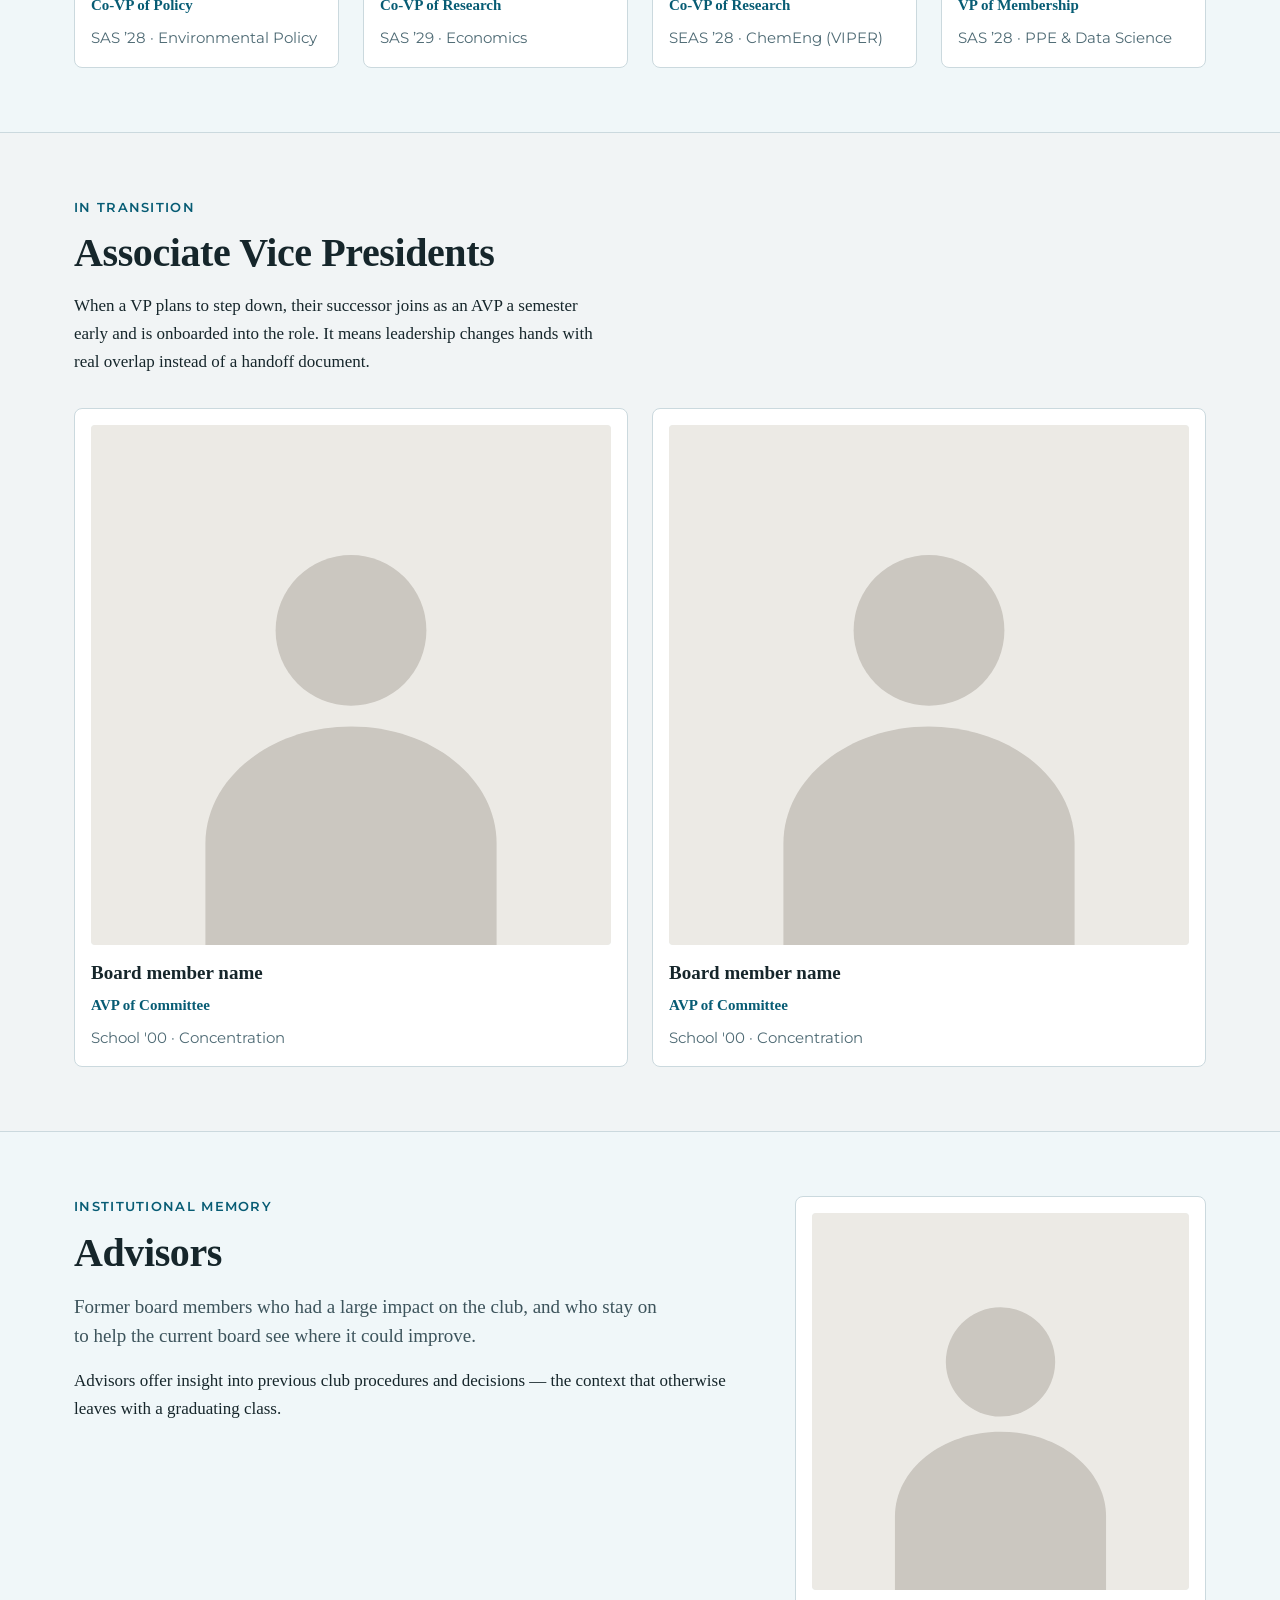
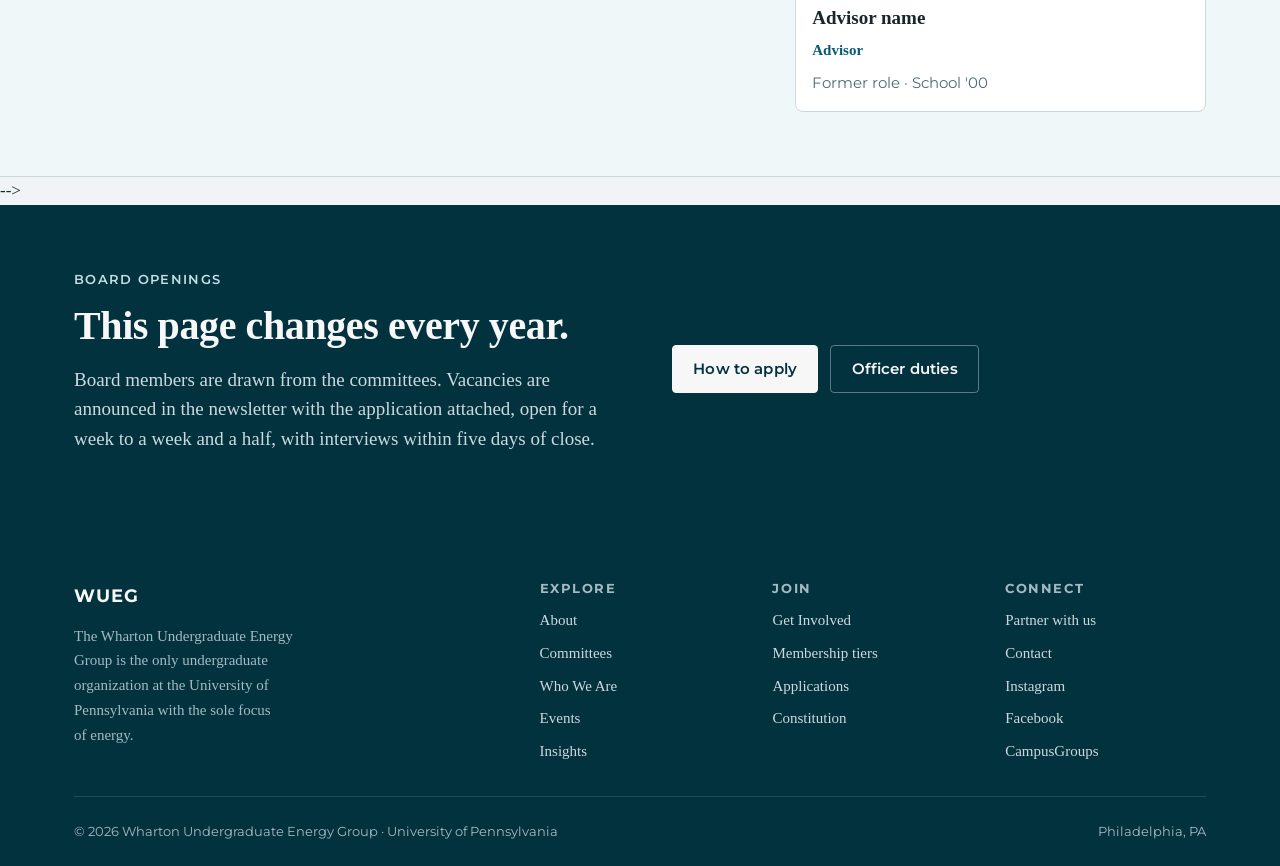
<file: team.html>
<!DOCTYPE html>
<html lang="en">
<head>
<meta charset="utf-8">
<meta name="viewport" content="width=device-width, initial-scale=1">
<title>Who We Are | Wharton Undergraduate Energy Group</title>
<meta name="description" content="The WUEG executive board — President, Vice Presidents of each committee, Associate Vice Presidents, and club advisors.">
<link rel="icon" href="assets/img/favicon.svg" type="image/svg+xml">
<link rel="preconnect" href="https://fonts.googleapis.com">
<link rel="preconnect" href="https://fonts.gstatic.com" crossorigin>
<link href="https://fonts.googleapis.com/css2?family=Montserrat:wght@500;600;700&display=swap" rel="stylesheet">
<link rel="stylesheet" href="assets/css/styles.css">
<meta property="og:type" content="website">
<meta property="og:title" content="Who We Are | Wharton Undergraduate Energy Group">
<meta property="og:description" content="Meet the WUEG executive board.">
</head>
<body>
<a class="skip-link" href="#main">Skip to content</a>

<header class="site-header">
  <div class="container site-header__inner">
    <a class="brand" href="index.html">
      <img class="brand__mark" src="assets/img/logo.svg" alt="" width="34" height="34">
      <span class="brand__text">
        <span class="brand__abbr">WUEG</span>
        <span class="brand__full">Wharton Undergraduate Energy Group</span>
      </span>
    </a>
    <button class="nav-toggle" type="button" aria-expanded="false" aria-controls="primary-nav">
      <span class="nav-toggle__bars" aria-hidden="true"></span>
      Menu
    </button>
    <nav class="nav" id="primary-nav" aria-label="Primary">
      <ul class="nav__list">
        <li><a class="nav__link" href="about.html">About</a></li>
        <li><a class="nav__link" href="committees.html">Committees</a></li>
        <li><a class="nav__link" href="team.html" aria-current="page">Who We Are</a></li>
        <li><a class="nav__link" href="events.html">Events</a></li>
        <li><a class="nav__link" href="insights.html">Insights</a></li>
        <li><a class="nav__link" href="partners.html">Partners</a></li>
      </ul>
      <a class="btn btn--primary btn--sm" href="involvement.html">Get Involved</a>
    </nav>
  </div>
</header>

<main id="main">

  <section class="page-hero">
    <div class="container">
      <div class="page-hero__inner">
        <span class="eyebrow">Who we are</span>
        <h1>The executive board</h1>
        <p class="lede">
          WUEG is run entirely by Penn undergraduates. The board sets the club's goals each
          semester, and every VP leads a committee doing real work.
        </p>
      </div>
    </div>
  </section>

  <!--
    ========================================================================
    EDITING THIS PAGE

    1. Photos. Drop square headshots into  site/assets/img/team/
       named like  jane-doe.jpg  (see the README in that folder for the
       exact crop, size, and a batch-resize command). Then change the
       img src below from placeholder.svg to the new filename.
       Keep alt="" — the name is already in the card text beside it.

    2. People. Each card is one <article class="person"> block. To add a
       second Co-President or a second VP for a committee, copy a whole
       block and paste it after. To remove someone, delete their block.

    3. Order. Cards flow left to right in source order. The grid reflows
       on its own, so you never need to touch the CSS.

    4. Ask each person before publishing their photo. See the note at the
       bottom of assets/img/team/README.md.
    ========================================================================
  -->

  <!-- ============ PRESIDENTS ============ -->
  <section class="section">
    <div class="container">
      <div class="section-head">
        <span class="eyebrow">Leadership</span>
        <h2>President</h2>
        <p>
          Sets and enacts the club's goals each semester, coordinates projects across the VPs,
          and carries the club's relationships with sponsors and Wharton administration.
        </p>
      </div>
      <div class="grid grid--4">

        <article class="person">
        <img class="person__photo" src="assets/img/team/placeholder.svg" alt=""
             width="400" height="400" loading="lazy" decoding="async">
        <p class="person__name">Christian Laquis</p>
        <p class="person__role">Co-President</p>
        <p class="person__meta">Wharton ’28 · Behavioral Econ, Finance, Energy & Sustainability Engineering</p>
        </article>
  
        <article class="person">
          <img class="person__photo" src="assets/img/team/jack-abbrecht.jpg" alt=""
               width="400" height="400" loading="lazy" decoding="async">
          <p class="person__name">Jack Abbrecht</p>
          <p class="person__role">Co-President</p>
          <p class="person__meta">SAS ’27 · Economics, Japanese, Legal Studies & History</p>
        </article>

      </div>
    </div>
  </section>

  <!-- ============ VICE PRESIDENTS ============ -->
  <section class="section section--alt">
    <div class="container">
      <div class="section-head">
        <span class="eyebrow">Committee leads</span>
        <h2>Vice Presidents</h2>
        <p>
          Each VP runs a committee. Some committees are led by two VPs — copy a card to add one.
          <a href="committees.html">Read what each committee does.</a>
        </p>
      </div>
      <div class="grid grid--4">

        <article class="person">
        <img class="person__photo" src="assets/img/team/placeholder.svg" alt=""
             width="400" height="400" loading="lazy" decoding="async">
        <p class="person__name">Isabel Caldera</p>
        <p class="person__role">Co-VP of Events</p>
        <p class="person__meta">SAS ’28 · Biophysics & Chem</p>
        </article>
  
        <article class="person">
          <img class="person__photo" src="assets/img/team/placeholder.svg" alt=""
               width="400" height="400" loading="lazy" decoding="async">
          <p class="person__name">Samyam Khatiwada</p>
          <p class="person__role">Co-VP of Events</p>
          <p class="person__meta">Wharton ’29 · Finance, Legal Studies</p>
        </article>

        <article class="person">
        <img class="person__photo" src="assets/img/team/leo-ding.jpg" alt=""
             width="400" height="400" loading="lazy" decoding="async">
        <p class="person__name">Leo Ding</p>
        <p class="person__role">Co-VP of Careers</p>
        <p class="person__meta">Wharton ’28 · Finance</p>
        </article>
  
        <article class="person">
          <img class="person__photo" src="assets/img/team/placeholder.svg" alt=""
               width="400" height="400" loading="lazy" decoding="async">
          <p class="person__name">Robbie Handelsman</p>
          <p class="person__role">Co-VP of Careers</p>
          <p class="person__meta">Wharton ’27 · Legal Studies</p>
        </article>

        <article class="person">
        <img class="person__photo" src="assets/img/team/alisha-singh.jpg" alt=""
             width="400" height="400" loading="lazy" decoding="async">
        <p class="person__name">Alisha Singh</p>
        <p class="person__role">VP of Marketing</p>
        <p class="person__meta">SEAS ’29 · Electrical Engineering</p>
        </article>
  
        <article class="person">
          <img class="person__photo" src="assets/img/team/ella-lille-yerington.jpg" alt=""
               width="400" height="400" loading="lazy" decoding="async">
          <p class="person__name">Ella Lille Yerington</p>
          <p class="person__role">VP of Marketing</p>
          <p class="person__meta">SAS ’28 · French & Consumer Psych</p>
        </article>

        <article class="person">
        <img class="person__photo" src="assets/img/team/rohan-jayamaran.jpg" alt=""
             width="400" height="400" loading="lazy" decoding="async">
        <p class="person__name">Rohan Jayamaran</p>
        <p class="person__role">Co-VP of Consulting</p>
        <p class="person__meta">Wharton ’29 · Finance & OIDD</p>
        </article>
  
        <article class="person">
          <img class="person__photo" src="assets/img/team/jacob-brodkey.jpg" alt=""
               width="400" height="400" loading="lazy" decoding="async">
          <p class="person__name">Jacob Brodkey</p>
          <p class="person__role">Co-VP of Consulting</p>
          <p class="person__meta">SAS ’28 · Economics</p>
        </article>

        <article class="person">
        <img class="person__photo" src="assets/img/team/wilhelm-goez.jpg" alt=""
             width="400" height="400" loading="lazy" decoding="async">
        <p class="person__name">Wilhelm Goez</p>
        <p class="person__role">Co-VP of Finance</p>
        <p class="person__meta">Wharton ’28 · Finance and OIDD</p>
        </article>
  
        <article class="person">
          <img class="person__photo" src="assets/img/team/ha-hoang.jpg" alt=""
               width="400" height="400" loading="lazy" decoding="async">
          <p class="person__name">Ha Hoang</p>
          <p class="person__role">Co-VP of Finance</p>
          <p class="person__meta">Wharton ’29 · Finance and REAL</p>
        </article>
  
        <article class="person">
          <img class="person__photo" src="assets/img/team/elvis-truong.jpg" alt=""
               width="400" height="400" loading="lazy" decoding="async">
          <p class="person__name">Elvis Truong</p>
          <p class="person__role">Co-VP of Finance</p>
          <p class="person__meta">Wharton ’29 · Finance and Accounting</p>
        </article>

        <article class="person">
        <img class="person__photo" src="assets/img/team/nicholas-kwok.jpg" alt=""
             width="400" height="400" loading="lazy" decoding="async">
        <p class="person__name">Nick Kwok</p>
        <p class="person__role">Co-VP of Policy</p>
        <p class="person__meta">SAS ’27 · Political Science & Environmental Studies</p>
        </article>
  
        <article class="person">
          <img class="person__photo" src="assets/img/team/alison-roh.jpg" alt=""
               width="400" height="400" loading="lazy" decoding="async">
          <p class="person__name">Alison Roh</p>
          <p class="person__role">Co-VP of Policy</p>
          <p class="person__meta">SAS ’28 · Environmental Policy</p>
        </article>

        <article class="person">
        <img class="person__photo" src="assets/img/team/sriya-tallapragada.jpg" alt=""
             width="400" height="400" loading="lazy" decoding="async">
        <p class="person__name">Sriya Tallapragada</p>
        <p class="person__role">Co-VP of Research</p>
        <p class="person__meta">SAS ’29 · Economics</p>
        </article>
  
        <article class="person">
          <img class="person__photo" src="assets/img/team/namrata-pradeep.jpg" alt=""
               width="400" height="400" loading="lazy" decoding="async">
          <p class="person__name">Namrata Pradeep</p>
          <p class="person__role">Co-VP of Research</p>
          <p class="person__meta">SEAS ’28 · ChemEng (VIPER)</p>
        </article>

        <article class="person">
        <img class="person__photo" src="assets/img/team/nicole-patel.jpg" alt=""
             width="400" height="400" loading="lazy" decoding="async">
        <p class="person__name">Nicole Patel</p>
        <p class="person__role">VP of Membership</p>
        <p class="person__meta">SAS ’28 · PPE & Data Science</p>
        </article>

      </div>
    </div>
  </section>

  <!--
  <!-- ============ AVPs ============ -->
  <section class="section">
    <div class="container">
      <div class="section-head">
        <span class="eyebrow">In transition</span>
        <h2>Associate Vice Presidents</h2>
        <p>
          When a VP plans to step down, their successor joins as an AVP a semester early and is
          onboarded into the role. It means leadership changes hands with real overlap instead of
          a handoff document.
        </p>
      </div>
      <div class="grid grid--4">

        <article class="person">
          <img class="person__photo" src="assets/img/team/placeholder.svg" alt=""
               width="400" height="400" loading="lazy" decoding="async">
          <p class="person__name">Board member name</p>
          <p class="person__role">AVP of Committee</p>
          <p class="person__meta">School '00 · Concentration</p>
        </article>

        <article class="person">
          <img class="person__photo" src="assets/img/team/placeholder.svg" alt=""
               width="400" height="400" loading="lazy" decoding="async">
          <p class="person__name">Board member name</p>
          <p class="person__role">AVP of Committee</p>
          <p class="person__meta">School '00 · Concentration</p>
        </article>

      </div>
    </div>
  </section>

  <!-- ============ ADVISORS ============ -->
  <section class="section section--alt">
    <div class="container">
      <div class="split split--sidebar">
        <div>
          <span class="eyebrow">Institutional memory</span>
          <h2>Advisors</h2>
          <p class="lede">
            Former board members who had a large impact on the club, and who stay on to help the
            current board see where it could improve.
          </p>
          <p>
            Advisors offer insight into previous club procedures and decisions — the context that
            otherwise leaves with a graduating class.
          </p>
        </div>
        <div class="grid grid--2">

          <article class="person">
            <img class="person__photo" src="assets/img/team/placeholder.svg" alt=""
                 width="400" height="400" loading="lazy" decoding="async">
            <p class="person__name">Advisor name</p>
            <p class="person__role">Advisor</p>
            <p class="person__meta">Former role · School '00</p>
          </article>

        </div>
      </div>
    </div>
  </section>

  -->

  <!-- ============ CTA ============ -->
  <section class="section section--ink">
    <div class="container">
      <div class="split">
        <div>
          <span class="eyebrow">Board openings</span>
          <h2>This page changes every year.</h2>
          <p class="lede">
            Board members are drawn from the committees. Vacancies are announced in the newsletter
            with the application attached, open for a week to a week and a half, with interviews
            within five days of close.
          </p>
        </div>
        <div class="cluster" style="align-self: center;">
          <a class="btn btn--light" href="involvement.html#applications">How to apply</a>
          <a class="btn btn--ghost" href="constitution.html#officers">Officer duties</a>
        </div>
      </div>
    </div>
  </section>

</main>

<footer class="site-footer">
  <div class="container">
    <div class="site-footer__grid">
      <div class="site-footer__brand">
        <span class="brand__abbr">WUEG</span>
        <p>
          The Wharton Undergraduate Energy Group is the only undergraduate organization at the
          University of Pennsylvania with the sole focus of energy.
        </p>
      </div>
      <div>
        <h2>Explore</h2>
        <ul>
          <li><a href="about.html">About</a></li>
          <li><a href="committees.html">Committees</a></li>
          <li><a href="team.html">Who We Are</a></li>
          <li><a href="events.html">Events</a></li>
          <li><a href="insights.html">Insights</a></li>
        </ul>
      </div>
      <div>
        <h2>Join</h2>
        <ul>
          <li><a href="involvement.html">Get Involved</a></li>
          <li><a href="involvement.html#membership">Membership tiers</a></li>
          <li><a href="involvement.html#applications">Applications</a></li>
          <li><a href="constitution.html">Constitution</a></li>
        </ul>
      </div>
      <div>
        <h2>Connect</h2>
        <ul>
          <li><a href="partners.html">Partner with us</a></li>
          <li><a href="contact.html">Contact</a></li>
          <li><a href="https://www.instagram.com/whartonenergy/" rel="noopener">Instagram</a></li>
          <li><a href="https://www.facebook.com/WhartonEnergyGroup/" rel="noopener">Facebook</a></li>
          <li><a href="https://groups.wharton.upenn.edu/WUEG/" rel="noopener">CampusGroups</a></li>
        </ul>
      </div>
    </div>
    <div class="site-footer__bottom">
      <span>&copy; <span data-year>2026</span> Wharton Undergraduate Energy Group · University of Pennsylvania</span>
      <span>Philadelphia, PA</span>
    </div>
  </div>
</footer>

<script src="assets/js/main.js" defer></script>
</body>
</html>
</file>
<file: assets/css/styles.css>
/* ==========================================================================
   Wharton Undergraduate Energy Group
   styles.css — single stylesheet for the whole site.

   Contents
   01. Tokens
   02. Reset & base
   03. Typography
   04. Layout primitives
   05. Header & navigation
   06. Buttons & links
   07. Hero
   08. Cards & grids
   09. Stats
   10. Tables
   11. Accordion / FAQ
   12. Timeline
   13. Table of contents (constitution)
   14. Forms
   15. Footer
   16. Utilities
   17. Dark mode
   18. Print
   ========================================================================== */

/* 01. Tokens ============================================================== */

:root {
  /* ------------------------------------------------------------------------
     Ramps. Straight from the WUEG Brand System (iteration one, Sept 2026).
     Names match the spec so they line up with its JSON artifact. Do not use
     these directly in rules — use the role tokens below. Reaching into a ramp
     is only correct for decorative fills and chart series.
     ------------------------------------------------------------------------ */

  /* Brand — the logo blue, extended into a ramp. brand-200 is the exact
     light blue of the logo's outer rings. */
  --brand-900: #03323f;
  --brand-800: #054557;
  --brand-700: #075c74;
  --brand-600: #097b9a; /* THE WUEG blue, sampled from the logo */
  --brand-500: #0b99c1;
  --brand-400: #45b4d4;
  --brand-300: #8acfe3;
  --brand-200: #c2dee6;
  --brand-100: #dfeef3;
  --brand-50: #f0f7f9;

  /* Green — secondary identity, hue 142. Categorical use only. */
  --green-800: #195730;
  --green-700: #257442;
  --green-600: #328f54;
  --green-500: #41aa67;
  --green-400: #61c284;
  --green-300: #90d5a9;
  --green-200: #c4e9d1;
  --green-50: #e5f5eb;

  /* Slate — grey-teal, the same hue at 12-24% saturation. Text and structure. */
  --slate-900: #16262b;
  --slate-800: #243a42;
  --slate-700: #3d545c;
  --slate-600: #4e6a74;
  --slate-500: #5c7d8a;
  --slate-400: #7f9aa4;
  --slate-300: #a3bac2;
  --slate-200: #cbd9de;
  --slate-100: #e2eaed;
  --slate-50: #f1f4f5;

  /* Base — three fixed values, two of them the logo's own grounds. */
  --base-white: #ffffff;
  --base-fog: #f7f7f7;
  --base-ink: #0b1a1f;

  /* ------------------------------------------------------------------------
     Role tokens. Components reference these, never the ramps. Every role has
     a value in both themes; the dark values are in section 17.

     Four documented deviations from the spec, all for contrast. Every one is
     checked by the sweep described at the bottom of this file.
     1. --surface is slate-50, not base-fog. A deliberate call to keep the
        page reading grey rather than off-white.
     2. --border-strong is slate-500 light / slate-400 dark, not slate-300 and
        slate-700. The spec calls slate-300 the "3:1 class" edge color, but it
        is only 1.89:1 on base-fog and 1.83:1 on slate-50; slate-700 is 2.22:1
        on base-ink. Ours reach 4.00:1 and 4.01:1 across every surface in their
        theme, so an edge is actually visible.
     3. Text never uses --accent on --surface. brand-600 is 4.55:1 on base-fog
        but 4.41:1 on slate-50, so it fails as body-size text on our ground.
        --accent-strong (6.80:1) carries accent-colored text; --accent stays
        for fills, where white-on-accent is 4.87:1. This is the same rule the
        spec already sets for brand-50, extended to the page ground.
     4. --focus is brand-600 in light theme, not brand-500. brand-500 on
        slate-50 is 2.996:1 — short of the 3:1 a focus indicator needs, by a
        hair. brand-600 is the next step down the same ramp at 4.41:1.
     ------------------------------------------------------------------------ */

  --surface: var(--slate-50);
  --surface-raised: var(--base-white);
  --surface-accent: var(--brand-50);

  --ink: var(--slate-900);
  --ink-secondary: var(--slate-700);
  --ink-muted: var(--slate-600);

  --accent: var(--brand-600);
  --accent-strong: var(--brand-700);
  --accent-soft: var(--brand-100);
  --on-accent: var(--base-white);

  /* Categorical only: committee tags, chart series, sustainability content.
     Never a link, never a button, never in the logo. */
  --accent-green: var(--green-700);
  --accent-green-soft: var(--green-200);
  --on-accent-green: var(--base-white);

  --border: var(--slate-200);
  --border-strong: var(--slate-500);
  --focus: var(--brand-600); /* deviation 4 */

  /* Full-bleed dark bands: the hero, .section--ink, the footer. brand-900 in
     light theme (the spec's ink-inverse row), base-ink in dark. */
  --band: var(--brand-900);
  --on-band: var(--base-fog);
  --on-band-secondary: var(--slate-200);
  --on-band-muted: var(--slate-300);
  --on-band-accent: var(--brand-200);
  --band-face: var(--base-fog);
  --band-face-hover: var(--brand-100);

  /* Photographic panels. The rest of the field palette (steel, moss, stone)
     is deliberately absent until there is photography to put on it. */
  --surface-panel: #475468;
  --on-panel: var(--base-white);

  /* ------------------------------------------------------------------------
     Type. Two faces split by job: Georgia for everything that gets read,
     Montserrat for everything that gets used. Georgia ships on every Mac and
     PC, so only Montserrat is loaded over the network.
     ------------------------------------------------------------------------ */
  --font-display: Georgia, "Times New Roman", Times, serif;
  --font-text: Georgia, "Times New Roman", Times, serif;
  --font-body: "Montserrat", -apple-system, BlinkMacSystemFont, "Segoe UI",
    Roboto, "Helvetica Neue", Arial, sans-serif;
  --font-mono: ui-monospace, SFMono-Regular, "SF Mono", Menlo, Consolas,
    "Liberation Mono", monospace;

  /* Type scale. The spec states fixed px; these clamp to those values at
     desktop and scale down on small screens, where a 56px headline would
     otherwise wrap into a narrow ragged block. */
  --fs-display-xl: clamp(2.25rem, 4vw + 1.4rem, 3.5rem); /* 56/58 700 -0.01em */
  --fs-display-l: clamp(1.85rem, 2.2vw + 1.2rem, 2.5rem); /* 40/44 700 */
  --fs-display-m: clamp(1.45rem, 1vw + 1.15rem, 1.75rem); /* 28/34 700 */
  --fs-quote: clamp(1.2rem, 0.6vw + 1.05rem, 1.375rem); /* 22/32 400 */
  --fs-body-l: 1.1875rem; /* 19/30 400 */
  --fs-body: 1.0625rem; /* 17/28 400 */
  --fs-body-s: 0.9375rem; /* 15/24 400 */
  --fs-nav: 0.9375rem; /* 15/16 700 0.08em caps */
  --fs-eyebrow: 0.8125rem; /* 13/16 600 0.1em caps */
  --fs-ui: 0.9375rem; /* 15/20 600 sentence case */
  --fs-data: 0.875rem; /* 14/20 500 tabular figures */

  /* Space */
  --sp-1: 0.25rem;
  --sp-2: 0.5rem;
  --sp-3: 0.75rem;
  --sp-4: 1rem;
  --sp-5: 1.5rem;
  --sp-6: 2rem;
  --sp-7: 3rem;
  --sp-8: 4rem;
  --sp-9: 6rem;

  /* Shape */
  --radius: 4px;
  --radius-lg: 8px;
  --shadow-sm: 0 1px 2px rgb(23 26 28 / 6%), 0 1px 3px rgb(23 26 28 / 4%);
  --shadow: 0 2px 4px rgb(23 26 28 / 5%), 0 8px 24px rgb(23 26 28 / 7%);

  /* Layout */
  --measure: 68ch;
  --container: 1180px;
  --container-narrow: 820px;
  --header-h: 68px;
}

/* 02. Reset & base ======================================================== */

*,
*::before,
*::after {
  box-sizing: border-box;
}

html {
  -webkit-text-size-adjust: 100%;
  scroll-behavior: smooth;
  scroll-padding-top: calc(var(--header-h) + var(--sp-5));
}

body {
  margin: 0;
  background: var(--surface);
  color: var(--ink);
  font-family: var(--font-text);
  font-size: var(--fs-body);
  line-height: 1.65;
  -webkit-font-smoothing: antialiased;
  text-rendering: optimizeLegibility;
}

img,
svg,
video {
  display: block;
  max-width: 100%;
  height: auto;
}

hr {
  border: 0;
  border-top: 1px solid var(--border);
  margin: var(--sp-7) 0;
}

::selection {
  background: var(--accent);
  color: var(--on-accent);
}

:focus-visible {
  outline: 2px solid var(--focus);
  outline-offset: 3px;
  border-radius: 2px;
}

/* --focus is tuned for the light page ground, where it is 4.41:1. On a dark
   band it drops to 2.81:1, under the 3:1 a focus indicator needs, so the ring
   switches to the band's own accent tint (9.7:1 on brand-900, 12.6:1 on
   base-ink). Never remove the ring without replacing it. */
.hero :focus-visible,
.section--ink :focus-visible,
.site-footer :focus-visible {
  outline-color: var(--on-band-accent);
}

.skip-link {
  position: absolute;
  left: var(--sp-4);
  top: -100px;
  z-index: 200;
  padding: var(--sp-3) var(--sp-4);
  background: var(--band);
  color: var(--on-band);
  border-radius: var(--radius);
  font-weight: 600;
  text-decoration: none;
  transition: top 0.15s ease;
}

.skip-link:focus {
  top: var(--sp-4);
}

/* 03. Typography ========================================================== */

h1,
h2,
h3,
h4 {
  font-family: var(--font-display);
  font-weight: 700;
  line-height: 1.15;
  letter-spacing: -0.01em;
  color: var(--ink);
  margin: 0 0 var(--sp-4);
  text-wrap: balance;
}

h1 {
  font-size: var(--fs-display-xl);
}
h2 {
  font-size: var(--fs-display-l);
}
h3 {
  font-size: var(--fs-display-m);
}
h4 {
  font-size: var(--fs-body-l);
}

p {
  margin: 0 0 var(--sp-4);
  text-wrap: pretty;
}

.lede {
  font-size: var(--fs-body-l);
  line-height: 1.55;
  color: var(--ink-secondary);
  max-width: 62ch;
}

.prose {
  max-width: var(--measure);
}

.prose > * + h2 {
  margin-top: var(--sp-7);
}

.prose > * + h3 {
  margin-top: var(--sp-6);
}

.prose ul,
.prose ol {
  margin: 0 0 var(--sp-4);
  padding-left: 1.3em;
}

.prose li + li {
  margin-top: var(--sp-2);
}

.eyebrow {
  display: block;
  font-family: var(--font-body);
  font-size: var(--fs-eyebrow);
  font-weight: 600;
  letter-spacing: 0.1em;
  text-transform: uppercase;
  color: var(--accent-strong);
  margin: 0 0 var(--sp-3);
}

.eyebrow--muted {
  color: var(--ink-muted);
}

blockquote {
  margin: var(--sp-6) 0;
  padding: var(--sp-2) 0 var(--sp-2) var(--sp-5);
  border-left: 3px solid var(--accent);
  font-family: var(--font-display);
  font-size: var(--fs-quote);
  line-height: 1.5;
  color: var(--ink-secondary);
}

blockquote cite {
  display: block;
  margin-top: var(--sp-3);
  font-family: var(--font-body);
  font-size: var(--fs-body-s);
  font-style: normal;
  color: var(--ink-muted);
}

code {
  font-family: var(--font-mono);
  font-size: 0.9em;
  background: var(--surface-accent);
  padding: 0.15em 0.4em;
  border-radius: 3px;
}

small,
.small {
  font-size: var(--fs-body-s);
  color: var(--ink-muted);
}

/* 04. Layout primitives =================================================== */

.container {
  width: 100%;
  max-width: var(--container);
  margin-inline: auto;
  padding-inline: var(--sp-5);
}

.container--narrow {
  max-width: var(--container-narrow);
}

.section {
  padding-block: var(--sp-8);
}

.section--lg {
  padding-block: var(--sp-9);
}

.section--tight {
  padding-block: var(--sp-7);
}

.section--alt {
  background: var(--surface-accent);
  border-block: 1px solid var(--border);
}

.section--ink {
  background: var(--band);
  color: var(--on-band);
  border-block: 0;
}

.section--ink h2,
.section--ink h3 {
  color: var(--on-band);
}

.section--ink .lede,
.section--ink p {
  color: var(--on-band-secondary);
}

.section--ink .eyebrow {
  color: var(--on-band-accent);
}

.section-head {
  max-width: 62ch;
  margin-bottom: var(--sp-6);
}

.section-head--center {
  margin-inline: auto;
  text-align: center;
}

.split {
  display: grid;
  gap: var(--sp-7);
  align-items: start;
}

@media (min-width: 900px) {
  .split {
    grid-template-columns: minmax(0, 1fr) minmax(0, 1fr);
    gap: var(--sp-8);
  }

  .split--sidebar {
    grid-template-columns: minmax(0, 1.6fr) minmax(0, 1fr);
  }

  .split--aside-left {
    grid-template-columns: minmax(0, 260px) minmax(0, 1fr);
  }
}

.stack > * + * {
  margin-top: var(--sp-4);
}

.stack-lg > * + * {
  margin-top: var(--sp-6);
}

.cluster {
  display: flex;
  flex-wrap: wrap;
  gap: var(--sp-3);
  align-items: center;
}

/* 05. Header & navigation ================================================= */

.site-header {
  position: sticky;
  top: 0;
  z-index: 100;
  /* Nearly opaque on purpose. At 88% the body text of a long page (the
     constitution especially) reads through the bar as you scroll. */
  background: rgb(241 244 245 / 96%);
  backdrop-filter: saturate(180%) blur(12px);
  border-bottom: 1px solid var(--border);
}

.site-header__inner {
  display: flex;
  align-items: center;
  justify-content: space-between;
  gap: var(--sp-5);
  min-height: var(--header-h);
}

.brand {
  display: inline-flex;
  align-items: center;
  gap: var(--sp-3);
  text-decoration: none;
  color: var(--ink);
  flex-shrink: 0;
}

.brand__mark {
  width: 34px;
  height: 34px;
  flex-shrink: 0;
}

.brand__text {
  display: flex;
  flex-direction: column;
  line-height: 1.1;
}

.brand__abbr {
  font-family: var(--font-body);
  font-size: 1.15rem;
  font-weight: 700;
  letter-spacing: 0.06em;
  text-transform: uppercase;
}

.brand__full {
  font-size: 0.66rem;
  letter-spacing: 0.08em;
  text-transform: uppercase;
  color: var(--ink-muted);
  white-space: nowrap;
}

/* The spelled-out name is ~230px and must not wrap, which on a narrow phone
   pushes the menu button off the edge of the viewport. Below this width the
   mark plus "WUEG" carries the branding on its own. */
@media (max-width: 599px) {
  .brand__full {
    display: none;
  }
}

.nav-toggle {
  display: inline-flex;
  align-items: center;
  gap: var(--sp-2);
  background: none;
  border: 1px solid var(--border-strong);
  border-radius: var(--radius);
  padding: var(--sp-2) var(--sp-3);
  font: inherit;
  font-family: var(--font-body);
  font-size: var(--fs-ui);
  font-weight: 600;
  color: var(--ink);
  cursor: pointer;
}

.nav-toggle__bars {
  display: block;
  position: relative;
  width: 16px;
  height: 2px;
  background: currentColor;
}

.nav-toggle__bars::before,
.nav-toggle__bars::after {
  content: "";
  position: absolute;
  left: 0;
  width: 16px;
  height: 2px;
  background: currentColor;
}

.nav-toggle__bars::before {
  top: -5px;
}
.nav-toggle__bars::after {
  top: 5px;
}

.nav {
  display: flex;
  align-items: center;
  gap: var(--sp-5);
}

.nav__list {
  display: flex;
  align-items: center;
  gap: var(--sp-5);
  list-style: none;
  margin: 0;
  padding: 0;
}

.nav__link {
  display: inline-block;
  padding: var(--sp-2) 0;
  font-family: var(--font-body);
  font-size: var(--fs-nav);
  font-weight: 700;
  letter-spacing: 0.08em;
  text-transform: uppercase;
  color: var(--ink-secondary);
  text-decoration: none;
  border-bottom: 2px solid transparent;
  transition: color 0.15s ease, border-color 0.15s ease;
}

.nav__link:hover {
  color: var(--ink);
  border-bottom-color: var(--border-strong);
}

.nav__link[aria-current="page"] {
  color: var(--ink);
  font-weight: 600;
  border-bottom-color: var(--accent);
}

@media (max-width: 1023px) {
  .nav {
    display: none;
    position: absolute;
    left: 0;
    right: 0;
    top: 100%;
    flex-direction: column;
    align-items: stretch;
    gap: 0;
    padding: var(--sp-4) var(--sp-5) var(--sp-6);
    background: var(--surface-raised);
    border-bottom: 1px solid var(--border);
    box-shadow: var(--shadow);
    max-height: calc(100vh - var(--header-h));
    overflow-y: auto;
  }

  .nav.is-open {
    display: flex;
  }

  .nav__list {
    flex-direction: column;
    align-items: stretch;
    gap: 0;
  }

  .nav__list li + li {
    border-top: 1px solid var(--border);
  }

  .nav__link {
    padding: var(--sp-3) 0;
    font-size: var(--fs-nav);
    border-bottom: 0;
  }

  .nav__link[aria-current="page"] {
    border-bottom: 0;
    color: var(--accent-strong);
  }

  .nav .btn {
    margin-top: var(--sp-4);
    justify-content: center;
  }
}

@media (min-width: 1024px) {
  .nav-toggle {
    display: none;
  }
}

/* 06. Buttons & links ===================================================== */

a {
  color: var(--accent-strong);
  text-decoration-thickness: 1px;
  text-underline-offset: 2px;
}

a:hover {
  color: var(--accent-strong);
}

/* Inline links only. Without :not(.btn) this beats .btn--light on
   specificity and paints pale blue text onto a white button. */
.section--ink a:not(.btn) {
  color: var(--on-band-accent);
}

.btn {
  display: inline-flex;
  align-items: center;
  gap: var(--sp-2);
  padding: 0.7em 1.35em;
  border: 1px solid transparent;
  border-radius: var(--radius);
  font-family: var(--font-body);
  font-size: var(--fs-ui);
  font-weight: 600;
  letter-spacing: 0.01em;
  text-decoration: none;
  cursor: pointer;
  transition: background-color 0.15s ease, color 0.15s ease,
    border-color 0.15s ease, transform 0.08s ease;
}

.btn:active {
  transform: translateY(1px);
}

.btn--primary {
  background: var(--accent);
  border-color: var(--accent);
  color: var(--on-accent);
}

.btn--primary:hover {
  background: var(--accent-strong);
  border-color: var(--accent-strong);
  color: var(--on-accent);
}

.btn--secondary {
  background: transparent;
  border-color: var(--border-strong);
  color: var(--ink);
}

.btn--secondary:hover {
  border-color: var(--ink-secondary);
  background: var(--surface-raised);
  color: var(--ink);
}

.btn--ghost {
  background: transparent;
  border-color: rgb(255 255 255 / 35%);
  color: var(--on-band);
}

.btn--ghost:hover {
  background: rgb(255 255 255 / 10%);
  border-color: var(--on-band);
  color: var(--on-band);
}

.btn--light {
  background: var(--band-face);
  border-color: var(--band-face);
  color: var(--band);
}

.btn--light:hover {
  background: var(--band-face-hover);
  color: var(--band);
}

.btn--sm {
  padding: 0.5em 1em;
  font-size: var(--fs-body-s);
}

.arrow-link {
  font-family: var(--font-body);
  display: inline-flex;
  align-items: center;
  gap: 0.4em;
  font-size: var(--fs-ui);
  font-weight: 600;
  text-decoration: none;
  color: var(--accent-strong);
}

.arrow-link::after {
  content: "\2192";
  transition: transform 0.15s ease;
}

.arrow-link:hover::after {
  transform: translateX(3px);
}

/* 07. Hero ================================================================ */

.hero {
  position: relative;
  overflow: hidden;
  background: var(--band);
  color: var(--on-band);
  padding-block: var(--sp-9);
}

.hero::after {
  /* Soft grid motif, evocative of a transmission network. */
  content: "";
  position: absolute;
  inset: 0;
  background-image: linear-gradient(
      rgb(255 255 255 / 5%) 1px,
      transparent 1px
    ),
    linear-gradient(90deg, rgb(255 255 255 / 5%) 1px, transparent 1px);
  background-size: 64px 64px;
  mask-image: radial-gradient(
    ellipse 90% 70% at 75% 15%,
    #000 10%,
    transparent 75%
  );
  pointer-events: none;
}

.hero > * {
  position: relative;
  z-index: 1;
}

.hero__inner {
  max-width: 54ch;
}

.hero h1 {
  font-size: var(--fs-display-xl);
  color: var(--on-band);
  margin-bottom: var(--sp-5);
  /* `balance` (inherited from the shared heading rule) equalizes line lengths,
     which on a heading this long produces a tall, narrow, ragged block. Let it
     fill the measure instead and only fix the last-line orphan. */
  text-wrap: pretty;
}

.hero__lede {
  font-size: var(--fs-body-l);
  line-height: 1.5;
  color: var(--on-band-secondary);
  margin-bottom: var(--sp-6);
}

.hero__eyebrow {
  color: var(--on-band-accent);
}

.hero__actions {
  display: flex;
  flex-wrap: wrap;
  gap: var(--sp-3);
}

/* Compact hero for interior pages */
.page-hero {
  background: var(--surface-accent);
  border-bottom: 1px solid var(--border);
  padding-block: var(--sp-7);
}

.page-hero__inner {
  max-width: 60ch;
}

.page-hero h1 {
  margin-bottom: var(--sp-4);
}

.page-hero p:last-child {
  margin-bottom: 0;
}

/* 08. Cards & grids ======================================================= */

.grid {
  display: grid;
  gap: var(--sp-5);
}

.grid--2 {
  grid-template-columns: repeat(auto-fit, minmax(min(100%, 320px), 1fr));
}

.grid--3 {
  grid-template-columns: repeat(auto-fit, minmax(min(100%, 280px), 1fr));
}

.grid--4 {
  grid-template-columns: repeat(auto-fit, minmax(min(100%, 210px), 1fr));
}

.card {
  display: flex;
  flex-direction: column;
  padding: var(--sp-5);
  background: var(--surface-raised);
  border: 1px solid var(--border);
  border-radius: var(--radius-lg);
  box-shadow: var(--shadow-sm);
}

.card > :last-child {
  margin-bottom: 0;
}

.card h3 {
  font-size: var(--fs-display-m);
  margin-bottom: var(--sp-3);
}

.card p {
  color: var(--ink-secondary);
  font-size: var(--fs-body-s);
  line-height: 1.6;
}

.card__footer {
  margin-top: auto;
  padding-top: var(--sp-4);
}

.card--link {
  text-decoration: none;
  color: inherit;
  transition: border-color 0.15s ease, box-shadow 0.15s ease,
    transform 0.15s ease;
}

.card--link:hover {
  border-color: var(--border-strong);
  box-shadow: var(--shadow);
  transform: translateY(-2px);
  color: inherit;
}

.card--accent {
  border-top: 3px solid var(--accent);
}

.card__num {
  font-family: var(--font-body);
  font-size: var(--fs-eyebrow);
  font-weight: 700;
  color: var(--accent-strong);
  letter-spacing: 0.14em;
  text-transform: uppercase;
  margin-bottom: var(--sp-3);
}

/* One-line definition under a pillar heading. Selector is doubled so it wins
   against the `.card p` rule above. */
.card p.card__def {
  font-family: var(--font-display);
  font-size: var(--fs-body-l);
  font-weight: 600;
  line-height: 1.4;
  color: var(--ink);
  margin-bottom: var(--sp-3);
}

/* Pillar card: big idea, short body */
.pillar {
  padding: var(--sp-5) 0;
  border-top: 2px solid var(--ink);
}

.pillar h3 {
  font-size: var(--fs-display-m);
  margin-bottom: var(--sp-2);
}

.pillar p {
  color: var(--ink-secondary);
  font-size: var(--fs-body-s);
  margin-bottom: 0;
}

/* Committee card */
.committee {
  display: flex;
  flex-direction: column;
  gap: var(--sp-3);
  padding: var(--sp-5);
  background: var(--surface-raised);
  border: 1px solid var(--border);
  border-radius: var(--radius-lg);
}

.committee__head {
  display: flex;
  align-items: baseline;
  justify-content: space-between;
  gap: var(--sp-3);
}

.committee h3 {
  margin: 0;
  font-size: var(--fs-display-m);
}

.committee ul {
  margin: 0;
  padding-left: 1.1em;
  font-size: var(--fs-body-s);
  color: var(--ink-secondary);
}

.committee li + li {
  margin-top: var(--sp-2);
}

/* Person card */
.person {
  display: flex;
  flex-direction: column;
  gap: var(--sp-2);
  padding: var(--sp-4);
  background: var(--surface-raised);
  border: 1px solid var(--border);
  border-radius: var(--radius-lg);
}

.person__photo {
  aspect-ratio: 1;
  width: 100%;
  object-fit: cover;
  border-radius: var(--radius);
  background: var(--surface-accent);
  margin-bottom: var(--sp-2);
}

.person__name {
  font-family: var(--font-display);
  font-size: var(--fs-body-l);
  font-weight: 600;
  margin: 0;
  line-height: 1.25;
}

.person__role {
  font-size: var(--fs-body-s);
  font-weight: 600;
  color: var(--accent-strong);
  margin: 0;
}

.person__meta {
  font-family: var(--font-body);
  font-size: var(--fs-body-s);
  color: var(--ink-muted);
  margin: 0;
}

/* Event card */
.event {
  display: grid;
  grid-template-columns: 74px minmax(0, 1fr);
  gap: var(--sp-4);
  padding: var(--sp-4) 0;
  border-top: 1px solid var(--border);
}

.event:last-child {
  border-bottom: 1px solid var(--border);
}

.event__date {
  display: flex;
  flex-direction: column;
  align-items: center;
  justify-content: flex-start;
  padding: var(--sp-2) 0;
  background: var(--surface-accent);
  border-radius: var(--radius);
  height: fit-content;
}

.event__month {
  font-family: var(--font-body);
  font-size: var(--fs-eyebrow);
  font-weight: 700;
  letter-spacing: 0.1em;
  text-transform: uppercase;
  color: var(--accent-strong);
}

.event__day {
  font-family: var(--font-display);
  font-variant-numeric: tabular-nums;
  font-size: var(--fs-display-m);
  font-weight: 700;
  line-height: 1.1;
}

.event__body h3 {
  font-size: var(--fs-body-l);
  margin-bottom: var(--sp-1);
}

.event__body p {
  font-size: var(--fs-body-s);
  color: var(--ink-secondary);
  margin-bottom: var(--sp-2);
}

.event__meta {
  font-family: var(--font-body);
  font-size: var(--fs-body-s);
  color: var(--ink-muted);
  display: flex;
  flex-wrap: wrap;
  gap: var(--sp-3);
}

/* Article / insight card */
.post {
  display: flex;
  flex-direction: column;
  gap: var(--sp-2);
  padding: var(--sp-5) 0;
  border-top: 1px solid var(--border);
}

.post:last-child {
  border-bottom: 1px solid var(--border);
}

.post h3 {
  font-size: var(--fs-display-m);
  margin: 0;
}

.post h3 a {
  text-decoration: none;
  color: var(--ink);
}

.post h3 a:hover {
  color: var(--accent-strong);
  text-decoration: underline;
}

.post__meta {
  font-family: var(--font-body);
  font-size: var(--fs-body-s);
  letter-spacing: 0.04em;
  text-transform: uppercase;
  color: var(--ink-muted);
}

.post p {
  font-size: var(--fs-body-s);
  color: var(--ink-secondary);
  margin: 0;
  max-width: 70ch;
}

/* Tag / pill */
.tag {
  display: inline-block;
  padding: 0.2em 0.7em;
  border: 1px solid var(--accent-green);
  border-radius: 999px;
  font-family: var(--font-body);
  font-size: var(--fs-eyebrow);
  font-weight: 600;
  letter-spacing: 0.1em;
  text-transform: uppercase;
  color: var(--ink);
  background: var(--accent-green-soft);
  text-decoration: none;
}

a.tag:hover {
  border-color: var(--accent-green);
  background: var(--accent-green);
  color: var(--on-accent-green);
}

.tag--accent {
  border-color: var(--accent);
  color: var(--accent-strong);
  background: var(--accent-soft);
}

/* Partner logo strip */
.logo-strip {
  display: flex;
  flex-wrap: wrap;
  gap: var(--sp-4);
}

.logo-strip__item {
  display: flex;
  align-items: center;
  justify-content: center;
  flex: 1 1 150px;
  min-height: 78px;
  padding: var(--sp-4);
  background: var(--surface-raised);
  border: 1px solid var(--border);
  border-radius: var(--radius);
  font-size: var(--fs-body-s);
  font-weight: 600;
  color: var(--ink-secondary);
  text-align: center;
}

/* Callout */
.callout {
  padding: var(--sp-5);
  background: var(--surface-accent);
  border: 1px solid var(--border);
  border-left: 3px solid var(--accent);
  border-radius: var(--radius);
}

.callout > :last-child {
  margin-bottom: 0;
}

.callout h3 {
  font-size: var(--fs-body-l);
  margin-bottom: var(--sp-2);
}

.callout p {
  font-size: var(--fs-body-s);
  color: var(--ink-secondary);
}

/* 09. Stats =============================================================== */

.stats {
  display: grid;
  gap: var(--sp-5);
  grid-template-columns: repeat(auto-fit, minmax(min(100%, 170px), 1fr));
}

.stat__value {
  display: block;
  font-family: var(--font-display);
  font-variant-numeric: tabular-nums;
  font-size: var(--fs-display-l);
  font-weight: 700;
  line-height: 1;
  color: var(--ink);
  margin-bottom: var(--sp-2);
}

.section--ink .stat__value {
  color: var(--on-band);
}

.stat__label {
  display: block;
  font-family: var(--font-body);
  font-size: var(--fs-body-s);
  color: var(--ink-muted);
  line-height: 1.4;
}

.section--ink .stat__label {
  color: var(--on-band-muted);
}

/* 10. Tables ============================================================== */

.table-wrap {
  overflow-x: auto;
  border: 1px solid var(--border);
  border-radius: var(--radius-lg);
  background: var(--surface-raised);
}

table {
  width: 100%;
  border-collapse: collapse;
  font-family: var(--font-body);
  font-variant-numeric: tabular-nums;
  font-size: var(--fs-data);
}

th,
td {
  padding: var(--sp-3) var(--sp-4);
  text-align: left;
  vertical-align: top;
  border-bottom: 1px solid var(--border);
}

thead th {
  background: var(--surface-accent);
  font-size: var(--fs-eyebrow);
  font-weight: 700;
  letter-spacing: 0.08em;
  text-transform: uppercase;
  color: var(--ink-secondary);
  white-space: nowrap;
}

tbody tr:last-child td {
  border-bottom: 0;
}

/* 11. Accordion / FAQ ===================================================== */

.faq {
  border-top: 1px solid var(--border);
}

.faq__item {
  border-bottom: 1px solid var(--border);
}

.faq__item > summary {
  display: flex;
  align-items: flex-start;
  justify-content: space-between;
  gap: var(--sp-4);
  padding: var(--sp-4) 0;
  font-family: var(--font-display);
  font-size: var(--fs-body-l);
  font-weight: 600;
  cursor: pointer;
  list-style: none;
}

.faq__item > summary::-webkit-details-marker {
  display: none;
}

.faq__item > summary::after {
  content: "+";
  flex-shrink: 0;
  font-family: var(--font-body);
  font-size: 1.3rem;
  line-height: 1;
  color: var(--accent-strong);
}

.faq__item[open] > summary::after {
  content: "\2212";
}

.faq__answer {
  padding-bottom: var(--sp-4);
  font-size: var(--fs-body-s);
  color: var(--ink-secondary);
  max-width: 68ch;
}

.faq__answer > :last-child {
  margin-bottom: 0;
}

/* 12. Timeline ============================================================ */

.timeline {
  list-style: none;
  margin: 0;
  padding: 0;
  border-left: 2px solid var(--border);
}

.timeline__item {
  position: relative;
  padding: 0 0 var(--sp-6) var(--sp-5);
}

.timeline__item:last-child {
  padding-bottom: 0;
}

.timeline__item::before {
  content: "";
  position: absolute;
  left: -7px;
  top: 6px;
  width: 12px;
  height: 12px;
  border-radius: 50%;
  background: var(--accent);
  border: 2px solid var(--surface);
}

.timeline__when {
  font-family: var(--font-body);
  display: block;
  font-size: var(--fs-eyebrow);
  font-weight: 700;
  letter-spacing: 0.08em;
  text-transform: uppercase;
  color: var(--accent-strong);
  margin-bottom: var(--sp-1);
}

.timeline__item h3 {
  font-size: var(--fs-body-l);
  margin-bottom: var(--sp-2);
}

.timeline__item p {
  font-size: var(--fs-body-s);
  color: var(--ink-secondary);
  margin-bottom: 0;
  max-width: 62ch;
}

/* 13. Table of contents =================================================== */

.toc {
  position: sticky;
  top: calc(var(--header-h) + var(--sp-5));
  align-self: start;
  max-height: calc(100vh - var(--header-h) - var(--sp-7));
  overflow-y: auto;
  padding: var(--sp-4);
  background: var(--surface-raised);
  border: 1px solid var(--border);
  border-radius: var(--radius-lg);
}

.toc h2 {
  font-size: var(--fs-eyebrow);
  font-weight: 700;
  letter-spacing: 0.12em;
  text-transform: uppercase;
  font-family: var(--font-body);
  color: var(--ink-muted);
  margin-bottom: var(--sp-3);
}

.toc ol {
  list-style: none;
  margin: 0;
  padding: 0;
  counter-reset: toc;
}

.toc li {
  counter-increment: toc;
}

.toc li + li {
  margin-top: var(--sp-1);
}

.toc a {
  display: block;
  padding: var(--sp-1) 0;
  font-size: var(--fs-body-s);
  text-decoration: none;
  color: var(--ink-secondary);
  border-left: 2px solid transparent;
  padding-left: var(--sp-3);
  margin-left: calc(var(--sp-3) * -1 + var(--sp-3));
}

.toc a::before {
  content: counter(toc) ". ";
  color: var(--ink-muted);
}

.toc a:hover,
.toc a.is-active {
  color: var(--accent-strong);
  border-left-color: var(--accent);
  background: var(--accent-soft);
}

@media (max-width: 899px) {
  .toc {
    position: static;
    max-height: none;
  }
}

/* Legal / constitution body */
.legal h2 {
  font-size: var(--fs-display-m);
  padding-top: var(--sp-5);
  margin-top: var(--sp-6);
  border-top: 1px solid var(--border);
}

.legal h2:first-child {
  margin-top: 0;
  padding-top: 0;
  border-top: 0;
}

.legal h3 {
  font-size: var(--fs-body-l);
  margin-top: var(--sp-5);
  margin-bottom: var(--sp-3);
}

.legal h4 {
  font-family: var(--font-body);
  font-size: var(--fs-ui);
  font-weight: 700;
  letter-spacing: 0.06em;
  text-transform: uppercase;
  color: var(--ink-muted);
  margin-top: var(--sp-4);
  margin-bottom: var(--sp-2);
}

.legal ol,
.legal ul {
  padding-left: 1.4em;
}

.legal li {
  margin-bottom: var(--sp-2);
}

.legal ol ol,
.legal ul ul,
.legal ol ul,
.legal ul ol {
  margin-top: var(--sp-2);
}

.legal p,
.legal li {
  font-size: var(--fs-body-s);
  line-height: 1.7;
  color: var(--ink-secondary);
}

/* 14. Forms =============================================================== */

.form {
  display: grid;
  gap: var(--sp-4);
  max-width: 34rem;
}

.field {
  display: grid;
  gap: var(--sp-2);
}

.field label {
  font-family: var(--font-body);
  font-size: var(--fs-ui);
  font-weight: 600;
  color: var(--ink);
}

.field .hint {
  font-size: var(--fs-body-s);
  color: var(--ink-muted);
}

input[type="text"],
input[type="email"],
select,
textarea {
  width: 100%;
  padding: 0.65em 0.8em;
  font: inherit;
  font-size: var(--fs-body-s);
  color: var(--ink);
  background: var(--surface-raised);
  border: 1px solid var(--border-strong);
  border-radius: var(--radius);
}

input:focus,
select:focus,
textarea:focus {
  outline: 2px solid var(--focus);
  outline-offset: 1px;
  border-color: var(--focus);
}

textarea {
  min-height: 9rem;
  resize: vertical;
}

/* Inline newsletter form */
.subscribe {
  display: flex;
  flex-wrap: wrap;
  gap: var(--sp-3);
  max-width: 30rem;
}

.subscribe input[type="email"] {
  flex: 1 1 15rem;
}

/* 15. Footer ============================================================== */

.site-footer {
  background: var(--band);
  color: var(--on-band-secondary);
  padding-block: var(--sp-7) var(--sp-5);
  font-size: var(--fs-body-s);
}

.site-footer a {
  color: var(--on-band-secondary);
  text-decoration: none;
}

.site-footer a:hover {
  color: var(--on-band);
  text-decoration: underline;
}

.site-footer__grid {
  display: grid;
  gap: var(--sp-6);
  grid-template-columns: repeat(auto-fit, minmax(min(100%, 190px), 1fr));
  padding-bottom: var(--sp-6);
  border-bottom: 1px solid rgb(255 255 255 / 12%);
}

.site-footer__brand {
  grid-column: 1 / -1;
}

@media (min-width: 720px) {
  .site-footer__brand {
    grid-column: span 2;
    max-width: 34ch;
  }
}

.site-footer__brand .brand__abbr,
.site-footer h2 {
  color: var(--on-band);
}

.site-footer__brand p {
  margin-top: var(--sp-3);
  color: var(--on-band-muted);
}

.site-footer h2 {
  font-family: var(--font-body);
  font-size: var(--fs-eyebrow);
  font-weight: 700;
  letter-spacing: 0.12em;
  text-transform: uppercase;
  color: var(--on-band-muted);
  margin-bottom: var(--sp-3);
}

.site-footer ul {
  list-style: none;
  margin: 0;
  padding: 0;
}

.site-footer li + li {
  margin-top: var(--sp-2);
}

.site-footer__bottom {
  font-family: var(--font-body);
  display: flex;
  flex-wrap: wrap;
  justify-content: space-between;
  gap: var(--sp-3);
  padding-top: var(--sp-5);
  font-size: var(--fs-eyebrow);
  color: var(--on-band-muted);
}

/* 16. Utilities =========================================================== */

.visually-hidden {
  position: absolute !important;
  width: 1px;
  height: 1px;
  padding: 0;
  margin: -1px;
  overflow: hidden;
  clip: rect(0 0 0 0);
  white-space: nowrap;
  border: 0;
}

.text-center {
  text-align: center;
}
.mb-0 {
  margin-bottom: 0;
}
.mt-5 {
  margin-top: var(--sp-5);
}
.mt-6 {
  margin-top: var(--sp-6);
}
.mt-7 {
  margin-top: var(--sp-7);
}

/* 17. Dark mode =========================================================== */

/* The dark theme is entirely a re-point of the role tokens — the spec gives
   every role a value in both themes, so almost no rule needs a dark variant.
   Only two do: the header scrim (a literal rgba, so it cannot reference a
   token) and the footer's top border. */
@media (prefers-color-scheme: dark) {
  :root {
    --surface: var(--base-ink);
    --surface-raised: var(--slate-900);
    --surface-accent: var(--slate-800);

    --ink: var(--base-fog);
    --ink-secondary: var(--slate-200);
    --ink-muted: var(--slate-300);

    --accent: var(--brand-400);
    --accent-strong: var(--brand-300);
    --accent-soft: var(--slate-800);
    --on-accent: var(--brand-900);

    --accent-green: var(--green-400);
    --accent-green-soft: var(--green-800);
    --on-accent-green: var(--base-ink);

    --border: var(--slate-800);
    /* slate-400, not the spec's slate-700 (2.22:1 on base-ink) and not the
       light theme's slate-500 (2.70:1 on surface-accent). See section 01. */
    --border-strong: var(--slate-400);
    --focus: var(--brand-300);

    --band: var(--base-ink);
    --surface-panel: #242c38; /* steel-900 */
  }

  .site-header {
    background: rgb(11 26 31 / 96%); /* base-ink at 96% */
  }

  .site-footer {
    border-top: 1px solid var(--border);
  }
}

/* 18. Reduced motion & print =============================================== */

@media (prefers-reduced-motion: reduce) {
  html {
    scroll-behavior: auto;
  }

  *,
  *::before,
  *::after {
    animation-duration: 0.01ms !important;
    animation-iteration-count: 1 !important;
    transition-duration: 0.01ms !important;
  }
}

@media print {
  .site-header,
  .site-footer,
  .nav-toggle,
  .toc,
  .skip-link {
    display: none !important;
  }

  body {
    background: #fff;
    color: #000;
    font-size: 11pt;
  }

  a::after {
    content: " (" attr(href) ")";
    font-size: 9pt;
    color: #555;
  }
}
</file>
